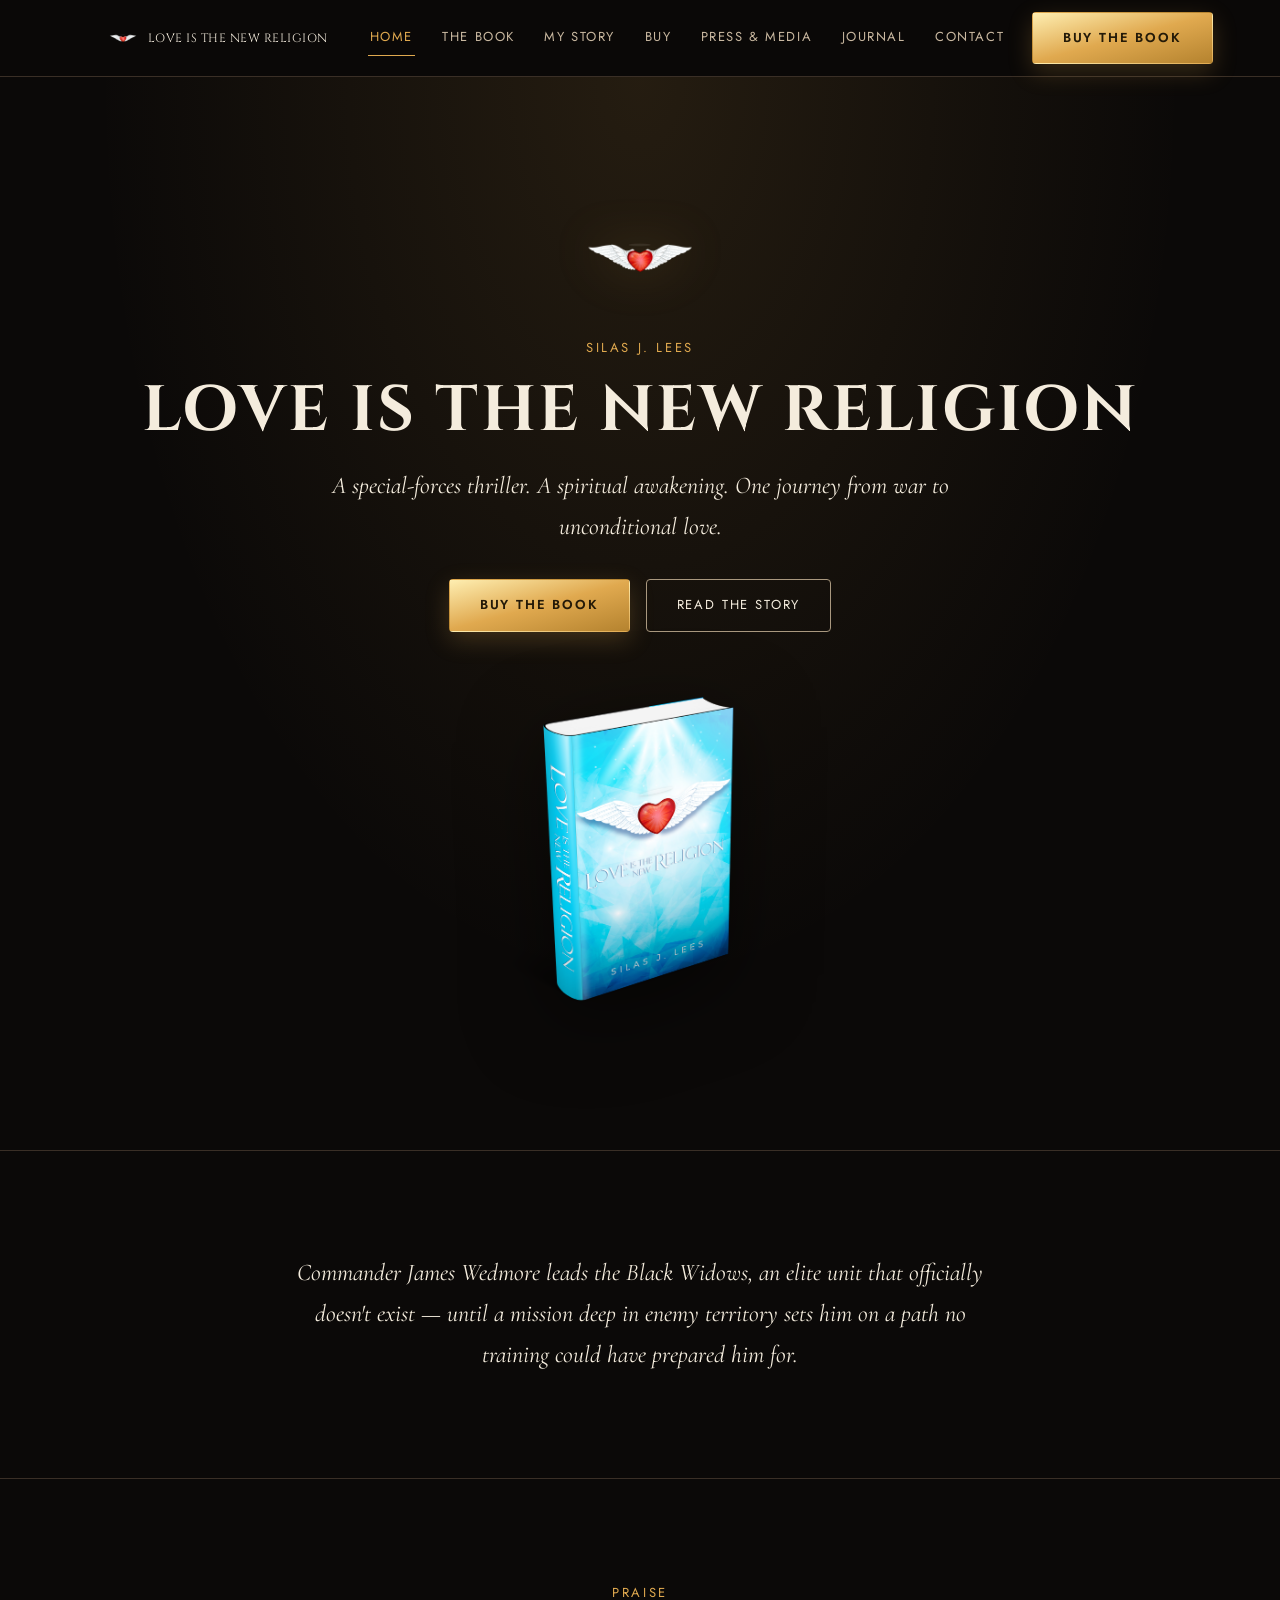
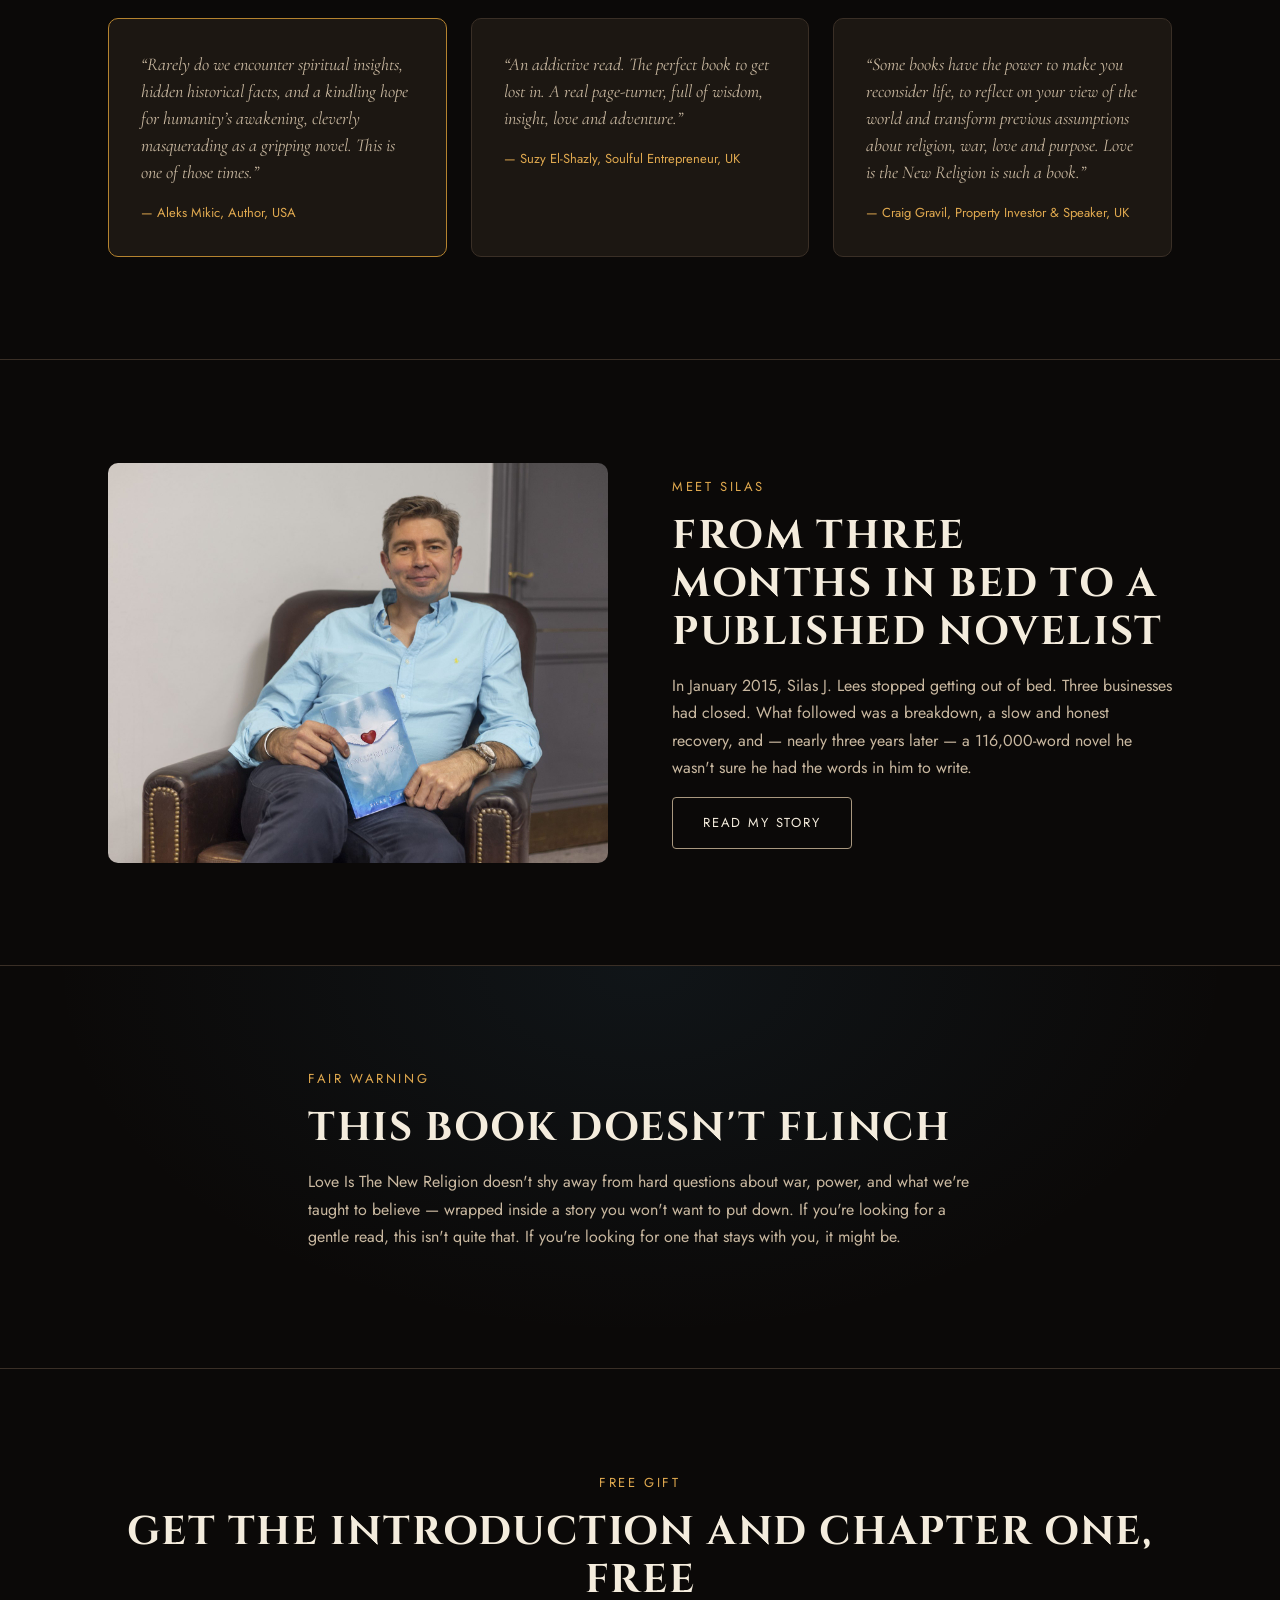
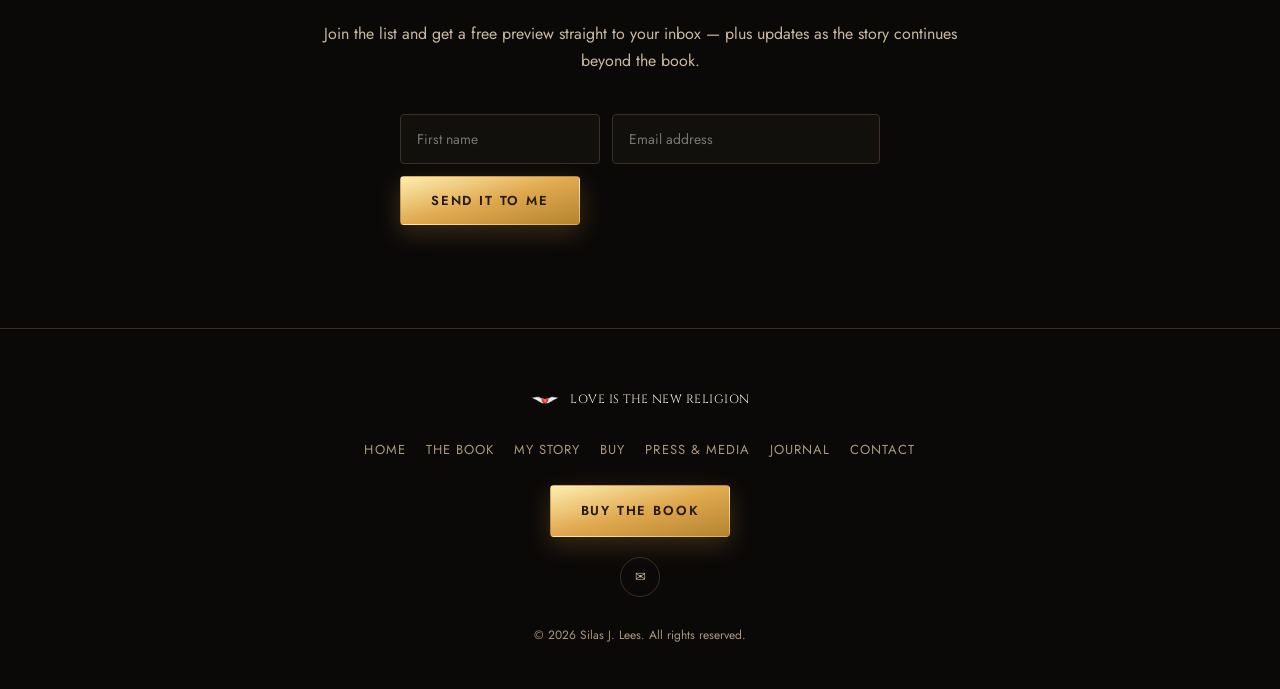
<file: index.html>
<!DOCTYPE html>
<html lang="en">
<head>
<meta charset="UTF-8">
<meta name="viewport" content="width=device-width, initial-scale=1.0">
<title>Love Is The New Religion — Silas J. Lees</title>
<meta name="description" content="A special-forces thriller. A spiritual awakening. One journey from war to unconditional love. Read the author's story and get the book.">
<link rel="icon" type="image/png" href="assets/img/logo-icon.png">
<link rel="preconnect" href="https://fonts.googleapis.com">
<link rel="preconnect" href="https://fonts.gstatic.com" crossorigin>
<link href="https://fonts.googleapis.com/css2?family=Cinzel:wght@500;600;700&family=Cormorant+Garamond:ital,wght@0,400;0,600;1,400;1,500&family=Jost:wght@400;500;600&display=swap" rel="stylesheet">
<link rel="stylesheet" href="assets/css/style.css">
</head>
<body>
<header class="site-header">
  <div class="wrap">
    <a href="index.html" class="brand">
      <img src="assets/img/logo-icon.png" alt="Winged Heart emblem">
      <span class="brand-text">Love Is The New Religion</span>
    </a>
    <nav class="main-nav">
      <a href="index.html" class="active">Home</a>
      <a href="the-book.html">The Book</a>
      <a href="my-story.html">My Story</a>
      <a href="buy.html">Buy</a>
      <a href="press.html">Press & Media</a>
      <a href="journal.html">Journal</a>
      <a href="contact.html">Contact</a>
      <a href="buy.html" class="btn btn-primary nav-cta">Buy the Book</a>
    </nav>
    <button class="nav-toggle" aria-label="Toggle menu" aria-expanded="false">&#9776;</button>
  </div>
</header>


<section class="hero">
  <div class="wrap">
    <img src="assets/img/logo-icon.png" alt="Winged Heart emblem" class="hero-mark">
    <p class="eyebrow">Silas J. Lees</p>
    <h1>Love Is The New Religion</h1>
    <p class="lead">A special-forces thriller. A spiritual awakening. One journey from war to unconditional love.</p>
    <div class="hero-actions">
      <a href="buy.html" class="btn btn-primary">Buy the Book</a>
      <a href="my-story.html" class="btn btn-secondary">Read the Story</a>
    </div>
    <img src="assets/img/book-cover-3d.png" alt="Love Is The New Religion — book cover" class="hero-cover">
  </div>
</section>

<section class="section">
  <div class="wrap" style="text-align:center;max-width:800px;margin:0 auto;">
    <p class="lead" style="margin:0;">Commander James Wedmore leads the Black Widows, an elite unit that officially doesn't exist &mdash; until a mission deep in enemy territory sets him on a path no training could have prepared him for.</p>
  </div>
</section>

<section class="section">
  <div class="wrap">
    <p class="eyebrow" style="text-align:center;">Praise</p>
    <div class="grid grid-3">
      <div class="card quote-card card-gold"><p class="editorial">&ldquo;Rarely do we encounter spiritual insights, hidden historical facts, and a kindling hope for humanity&rsquo;s awakening, cleverly masquerading as a gripping novel. This is one of those times.&rdquo;</p><p class="attr">&mdash; Aleks Mikic, Author, USA</p></div>
      <div class="card quote-card"><p class="editorial">&ldquo;An addictive read. The perfect book to get lost in. A real page-turner, full of wisdom, insight, love and adventure.&rdquo;</p><p class="attr">&mdash; Suzy El-Shazly, Soulful Entrepreneur, UK</p></div>
      <div class="card quote-card"><p class="editorial">&ldquo;Some books have the power to make you reconsider life, to reflect on your view of the world and transform previous assumptions about religion, war, love and purpose. Love is the New Religion is such a book.&rdquo;</p><p class="attr">&mdash; Craig Gravil, Property Investor &amp; Speaker, UK</p></div>
    </div>
  </div>
</section>

<section class="section">
  <div class="wrap two-col">
    <div class="two-col-img">
      <img src="assets/img/author-photo-color.jpg" alt="Silas J. Lees">
    </div>
    <div>
      <p class="eyebrow">Meet Silas</p>
      <h2>From Three Months in Bed to a Published Novelist</h2>
      <p>In January 2015, Silas J. Lees stopped getting out of bed. Three businesses had closed. What followed was a breakdown, a slow and honest recovery, and &mdash; nearly three years later &mdash; a 116,000-word novel he wasn't sure he had the words in him to write.</p>
      <a href="my-story.html" class="btn btn-secondary">Read My Story</a>
    </div>
  </div>
</section>

<section class="section awakening-wash">
  <div class="wrap" style="max-width:760px;">
    <p class="eyebrow">Fair Warning</p>
    <h2>This Book Doesn't Flinch</h2>
    <p>Love Is The New Religion doesn't shy away from hard questions about war, power, and what we're taught to believe &mdash; wrapped inside a story you won't want to put down. If you're looking for a gentle read, this isn't quite that. If you're looking for one that stays with you, it might be.</p>
  </div>
</section>

<section class="section">
  <div class="wrap" style="text-align:center;">
    <p class="eyebrow">Free Gift</p>
    <h2>Get the Introduction and Chapter One, Free</h2>
    <p class="section-sub" style="margin-left:auto;margin-right:auto;">Join the list and get a free preview straight to your inbox &mdash; plus updates as the story continues beyond the book.</p>
    <div style="display:flex;justify-content:center;">
      <form action="https://gmail.us16.list-manage.com/subscribe/post?u=afba59daa10fdefef471d9d58&amp;id=3c5a6eca56&amp;f_id=003b28e1f0" method="post" id="mc-embedded-subscribe-form-home" name="mc-embedded-subscribe-form" class="signup" target="_blank" novalidate>
      <input type="text" name="FNAME" class="field" placeholder="First name" required style="max-width:160px;">
      <input type="email" name="EMAIL" class="field" placeholder="Email address" required>
      <div aria-hidden="true" style="position:absolute;left:-5000px;">
        <input type="text" name="b_afba59daa10fdefef471d9d58_3c5a6eca56" tabindex="-1" value="">
      </div>
      <button type="submit" name="subscribe" class="btn btn-primary">Send It to Me</button>
    </form>
    </div>
  </div>
</section>
<footer class="site-footer">
  <div class="wrap">
    <a href="index.html" class="brand">
      <img src="assets/img/logo-icon.png" alt="Winged Heart emblem">
      Love Is The New Religion
    </a>
    <nav class="footer-nav">
      <a href="index.html">Home</a>
      <a href="the-book.html">The Book</a>
      <a href="my-story.html">My Story</a>
      <a href="buy.html">Buy</a>
      <a href="press.html">Press & Media</a>
      <a href="journal.html">Journal</a>
      <a href="contact.html">Contact</a>
    </nav>
    <div class="footer-cta">
      <a href="buy.html" class="btn btn-primary">Buy the Book</a>
    </div>
    <div class="social-links">
      <!-- TODO: add real social links once Silas is active on any platforms -->
      <a href="mailto:love@loveisthenewreligion.com" aria-label="Email">&#9993;</a>
    </div>
    <p class="footer-meta" style="margin-top:28px;">&copy; <span id="year"></span> Silas J. Lees. All rights reserved.</p>
  </div>
</footer>
<script>document.getElementById('year').textContent = new Date().getFullYear();</script>
<script src="assets/js/main.js"></script>
</body>
</html>
</file>
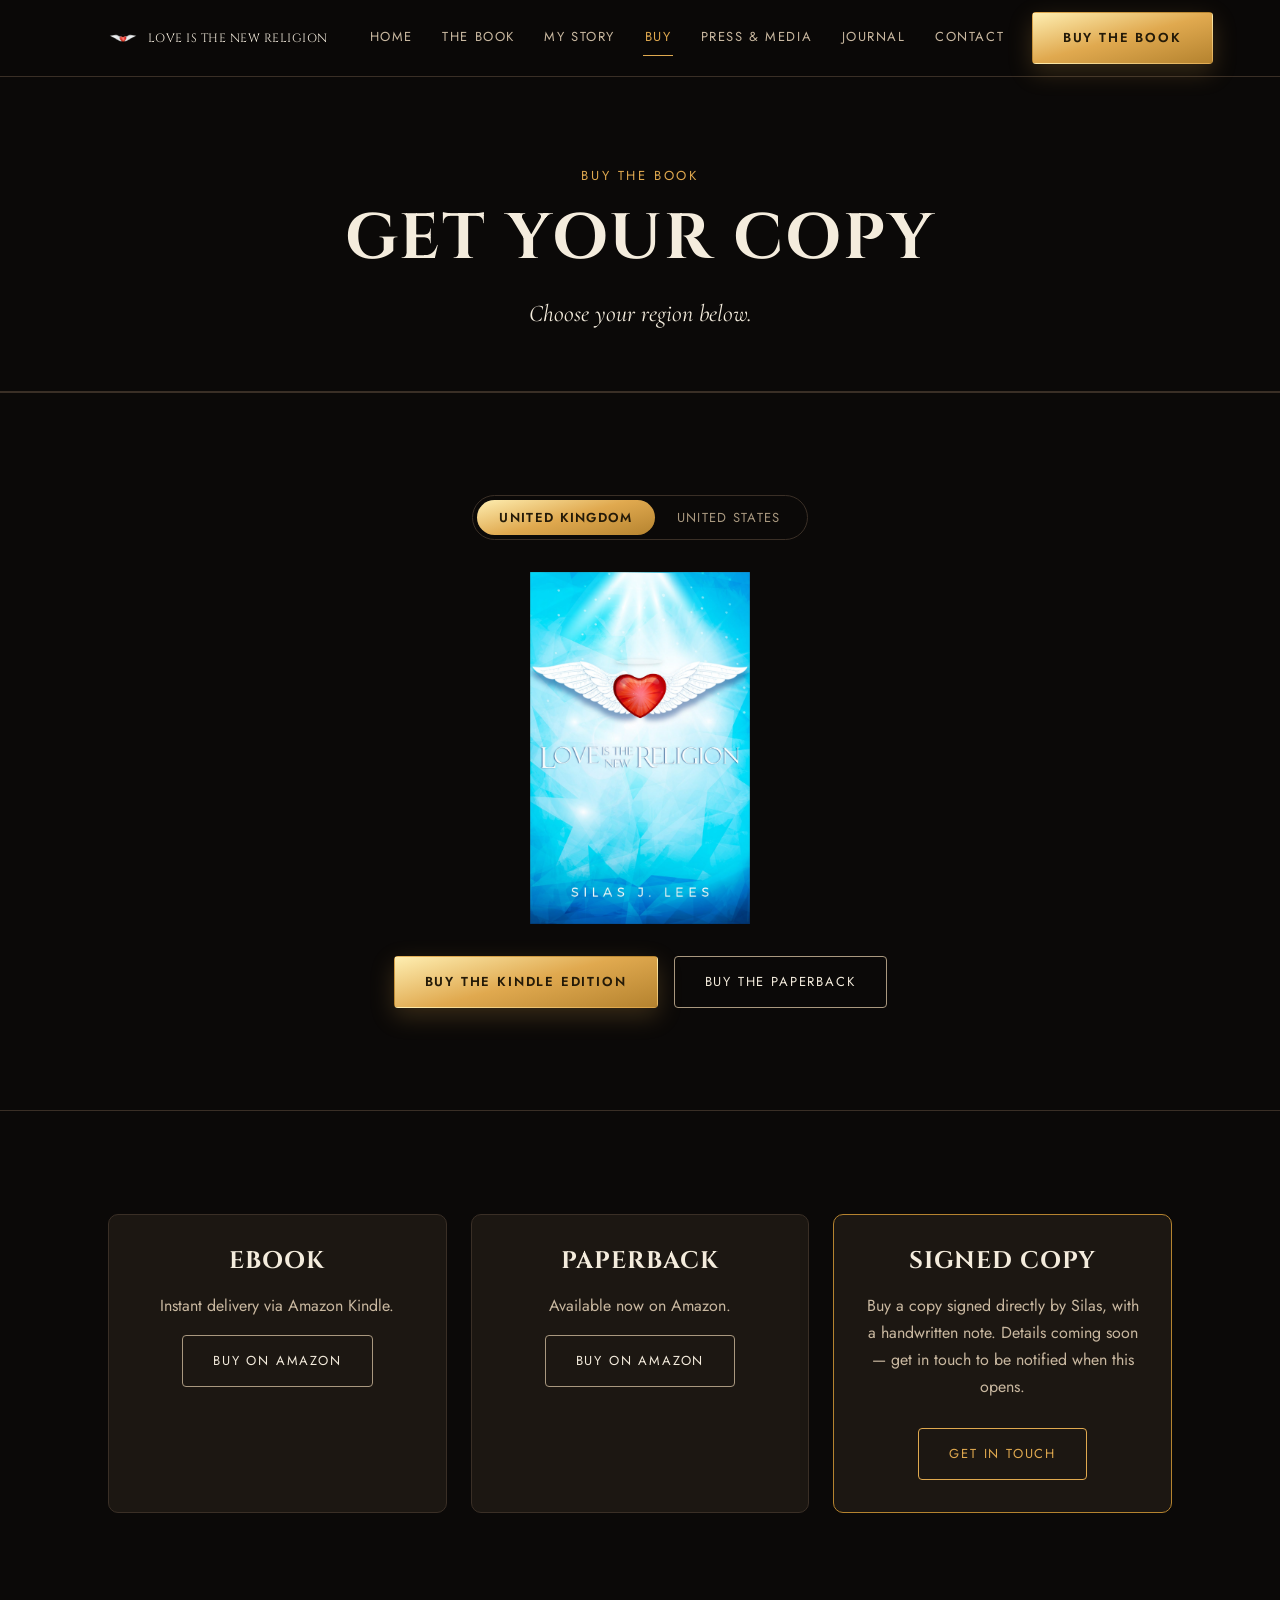
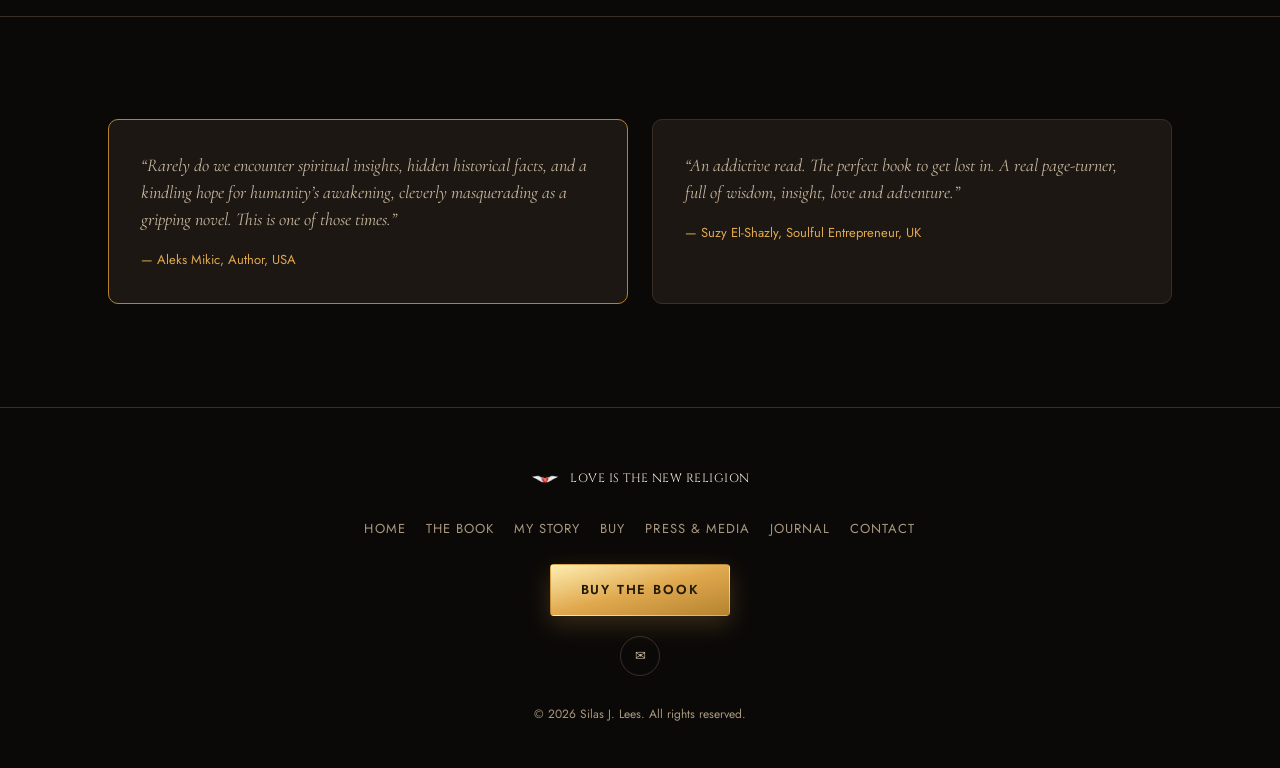
<file: buy.html>
<!DOCTYPE html>
<html lang="en">
<head>
<meta charset="UTF-8">
<meta name="viewport" content="width=device-width, initial-scale=1.0">
<title>Buy the Book — Love Is The New Religion</title>
<meta name="description" content="Buy Love Is The New Religion by Silas J. Lees on Amazon UK, with US and signed-copy options coming soon.">
<link rel="icon" type="image/png" href="assets/img/logo-icon.png">
<link rel="preconnect" href="https://fonts.googleapis.com">
<link rel="preconnect" href="https://fonts.gstatic.com" crossorigin>
<link href="https://fonts.googleapis.com/css2?family=Cinzel:wght@500;600;700&family=Cormorant+Garamond:ital,wght@0,400;0,600;1,400;1,500&family=Jost:wght@400;500;600&display=swap" rel="stylesheet">
<link rel="stylesheet" href="assets/css/style.css">
</head>
<body>
<header class="site-header">
  <div class="wrap">
    <a href="index.html" class="brand">
      <img src="assets/img/logo-icon.png" alt="Winged Heart emblem">
      <span class="brand-text">Love Is The New Religion</span>
    </a>
    <nav class="main-nav">
      <a href="index.html">Home</a>
      <a href="the-book.html">The Book</a>
      <a href="my-story.html">My Story</a>
      <a href="buy.html" class="active">Buy</a>
      <a href="press.html">Press & Media</a>
      <a href="journal.html">Journal</a>
      <a href="contact.html">Contact</a>
      <a href="buy.html" class="btn btn-primary nav-cta">Buy the Book</a>
    </nav>
    <button class="nav-toggle" aria-label="Toggle menu" aria-expanded="false">&#9776;</button>
  </div>
</header>


<section class="page-hero">
  <div class="wrap">
    <p class="eyebrow">Buy the Book</p>
    <h1>Get Your Copy</h1>
    <p class="lead">Choose your region below.</p>
  </div>
</section>

<section class="section" style="text-align:center;">
  <div class="wrap">
    <div class="region-toggle">
      <button type="button" data-region-btn="uk" class="active">United Kingdom</button>
      <button type="button" data-region-btn="us">United States</button>
    </div>

    <div data-region-panel="uk" class="region-panel active">
      <img src="assets/img/book-cover.jpg" alt="Love Is The New Religion — book cover" style="max-width:220px;margin:0 auto 32px;">
      <div style="display:flex;gap:16px;justify-content:center;flex-wrap:wrap;">
        <a href="https://www.amazon.co.uk/Love-New-Religion-Silas-Lees-ebook/dp/B07F6X97KV/ref=sr_1_1?crid=1RL3RQ3XINKK1&dib=eyJ2IjoiMSJ9.[base64].QTDKE9YtN0-BmJ2HC6zYHzxCMsoPh1SDpTKy2LMMKpQ&dib_tag=se&keywords=love+is+the+new+religion&qid=1788004193&sprefix=love+is+the+new+religion%2Caps%2C151&sr=8-1" target="_blank" rel="noopener" class="btn btn-primary">Buy the Kindle Edition</a>
        <a href="https://www.amazon.co.uk/Love-New-Religion-Silas-Lees/dp/1789263638/ref=tmm_pap_swatch_0?_encoding=UTF8&dib_tag=se&dib=eyJ2IjoiMSJ9.[base64].QTDKE9YtN0-BmJ2HC6zYHzxCMsoPh1SDpTKy2LMMKpQ&qid=1788004193&sr=8-1" target="_blank" rel="noopener" class="btn btn-secondary">Buy the Paperback</a>
      </div>
    </div>

    <div data-region-panel="us" class="region-panel">
      <img src="assets/img/book-cover.jpg" alt="Love Is The New Religion — book cover" style="max-width:220px;margin:0 auto 32px;">
      <!-- TODO: swap in the live amazon.com link once the US ASIN is confirmed -->
      <p class="btn btn-secondary" style="cursor:default;opacity:.7;">US Amazon link coming soon</p>
      <p class="form-note">US listing pending &mdash; ASIN to be confirmed. In the meantime, UK visitors and US visitors alike can use the UK link above.</p>
    </div>
  </div>
</section>

<section class="section">
  <div class="wrap">
    <div class="grid grid-3">
      <div class="card" style="text-align:center;">
        <h3>Ebook</h3>
        <p>Instant delivery via Amazon Kindle.</p>
        <a href="https://www.amazon.co.uk/Love-New-Religion-Silas-Lees-ebook/dp/B07F6X97KV/ref=sr_1_1?crid=1RL3RQ3XINKK1&dib=eyJ2IjoiMSJ9.[base64].QTDKE9YtN0-BmJ2HC6zYHzxCMsoPh1SDpTKy2LMMKpQ&dib_tag=se&keywords=love+is+the+new+religion&qid=1788004193&sprefix=love+is+the+new+religion%2Caps%2C151&sr=8-1" target="_blank" rel="noopener" class="btn btn-secondary">Buy on Amazon</a>
      </div>
      <div class="card" style="text-align:center;">
        <h3>Paperback</h3>
        <p>Available now on Amazon.</p>
        <a href="https://www.amazon.co.uk/Love-New-Religion-Silas-Lees/dp/1789263638/ref=tmm_pap_swatch_0?_encoding=UTF8&dib_tag=se&dib=eyJ2IjoiMSJ9.[base64].QTDKE9YtN0-BmJ2HC6zYHzxCMsoPh1SDpTKy2LMMKpQ&qid=1788004193&sr=8-1" target="_blank" rel="noopener" class="btn btn-secondary">Buy on Amazon</a>
      </div>
      <div class="card card-gold" style="text-align:center;">
        <h3>Signed Copy</h3>
        <!-- TODO: wire up a real fulfilment link/process for signed copies -->
        <p>Buy a copy signed directly by Silas, with a handwritten note. Details coming soon &mdash; get in touch to be notified when this opens.</p>
        <a href="contact.html" class="btn btn-ghost" style="margin-top:12px;">Get in Touch</a>
      </div>
    </div>
  </div>
</section>

<section class="section">
  <div class="wrap">
    <div class="grid grid-2">
      <div class="card quote-card card-gold"><p class="editorial">&ldquo;Rarely do we encounter spiritual insights, hidden historical facts, and a kindling hope for humanity&rsquo;s awakening, cleverly masquerading as a gripping novel. This is one of those times.&rdquo;</p><p class="attr">&mdash; Aleks Mikic, Author, USA</p></div>
      <div class="card quote-card"><p class="editorial">&ldquo;An addictive read. The perfect book to get lost in. A real page-turner, full of wisdom, insight, love and adventure.&rdquo;</p><p class="attr">&mdash; Suzy El-Shazly, Soulful Entrepreneur, UK</p></div>
    </div>
  </div>
</section>
<footer class="site-footer">
  <div class="wrap">
    <a href="index.html" class="brand">
      <img src="assets/img/logo-icon.png" alt="Winged Heart emblem">
      Love Is The New Religion
    </a>
    <nav class="footer-nav">
      <a href="index.html">Home</a>
      <a href="the-book.html">The Book</a>
      <a href="my-story.html">My Story</a>
      <a href="buy.html">Buy</a>
      <a href="press.html">Press & Media</a>
      <a href="journal.html">Journal</a>
      <a href="contact.html">Contact</a>
    </nav>
    <div class="footer-cta">
      <a href="buy.html" class="btn btn-primary">Buy the Book</a>
    </div>
    <div class="social-links">
      <!-- TODO: add real social links once Silas is active on any platforms -->
      <a href="mailto:love@loveisthenewreligion.com" aria-label="Email">&#9993;</a>
    </div>
    <p class="footer-meta" style="margin-top:28px;">&copy; <span id="year"></span> Silas J. Lees. All rights reserved.</p>
  </div>
</footer>
<script>document.getElementById('year').textContent = new Date().getFullYear();</script>
<script src="assets/js/main.js"></script>
</body>
</html>
</file>
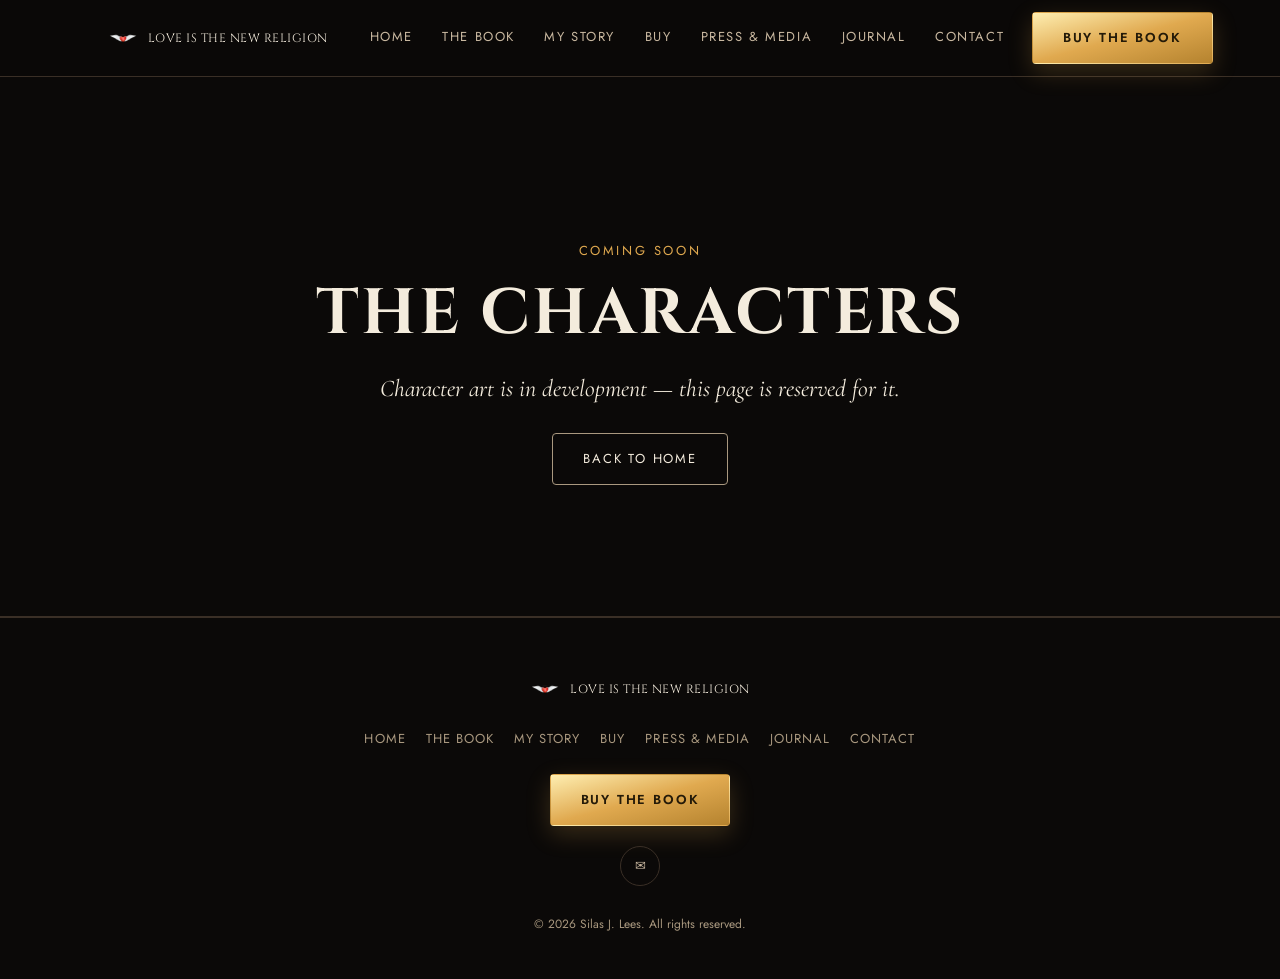
<file: characters.html>
<!DOCTYPE html>
<html lang="en">
<head>
<meta charset="UTF-8">
<meta name="viewport" content="width=device-width, initial-scale=1.0">
<title>Characters — Love Is The New Religion</title>
<meta name="description" content="Character art for Love Is The New Religion, coming soon.">
<link rel="icon" type="image/png" href="assets/img/logo-icon.png">
<link rel="preconnect" href="https://fonts.googleapis.com">
<link rel="preconnect" href="https://fonts.gstatic.com" crossorigin>
<link href="https://fonts.googleapis.com/css2?family=Cinzel:wght@500;600;700&family=Cormorant+Garamond:ital,wght@0,400;0,600;1,400;1,500&family=Jost:wght@400;500;600&display=swap" rel="stylesheet">
<link rel="stylesheet" href="assets/css/style.css">
</head>
<body>
<header class="site-header">
  <div class="wrap">
    <a href="index.html" class="brand">
      <img src="assets/img/logo-icon.png" alt="Winged Heart emblem">
      <span class="brand-text">Love Is The New Religion</span>
    </a>
    <nav class="main-nav">
      <a href="index.html">Home</a>
      <a href="the-book.html">The Book</a>
      <a href="my-story.html">My Story</a>
      <a href="buy.html">Buy</a>
      <a href="press.html">Press & Media</a>
      <a href="journal.html">Journal</a>
      <a href="contact.html">Contact</a>
      <a href="buy.html" class="btn btn-primary nav-cta">Buy the Book</a>
    </nav>
    <button class="nav-toggle" aria-label="Toggle menu" aria-expanded="false">&#9776;</button>
  </div>
</header>


<section class="page-hero" style="min-height:60vh;display:flex;align-items:center;">
  <div class="wrap">
    <p class="eyebrow">Coming Soon</p>
    <h1>The Characters</h1>
    <p class="lead">Character art is in development &mdash; this page is reserved for it.</p>
    <a href="index.html" class="btn btn-secondary" style="margin-top:24px;">Back to Home</a>
  </div>
</section>
<footer class="site-footer">
  <div class="wrap">
    <a href="index.html" class="brand">
      <img src="assets/img/logo-icon.png" alt="Winged Heart emblem">
      Love Is The New Religion
    </a>
    <nav class="footer-nav">
      <a href="index.html">Home</a>
      <a href="the-book.html">The Book</a>
      <a href="my-story.html">My Story</a>
      <a href="buy.html">Buy</a>
      <a href="press.html">Press & Media</a>
      <a href="journal.html">Journal</a>
      <a href="contact.html">Contact</a>
    </nav>
    <div class="footer-cta">
      <a href="buy.html" class="btn btn-primary">Buy the Book</a>
    </div>
    <div class="social-links">
      <!-- TODO: add real social links once Silas is active on any platforms -->
      <a href="mailto:love@loveisthenewreligion.com" aria-label="Email">&#9993;</a>
    </div>
    <p class="footer-meta" style="margin-top:28px;">&copy; <span id="year"></span> Silas J. Lees. All rights reserved.</p>
  </div>
</footer>
<script>document.getElementById('year').textContent = new Date().getFullYear();</script>
<script src="assets/js/main.js"></script>
</body>
</html>
</file>
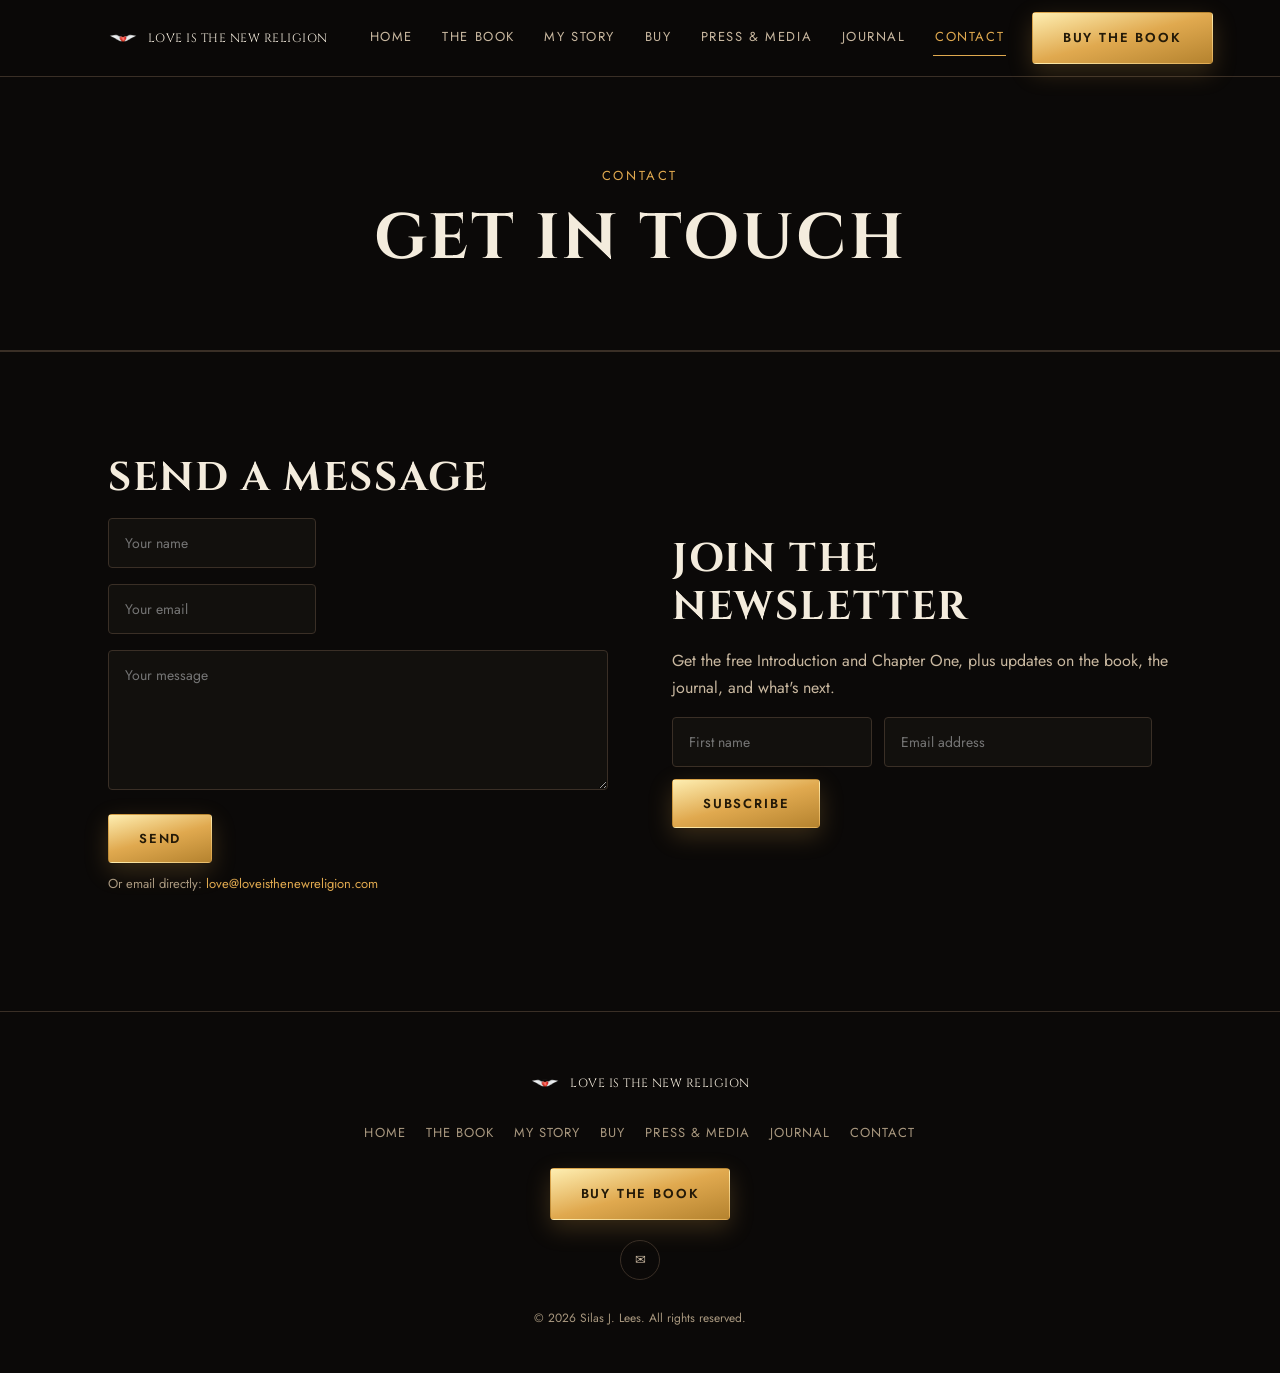
<file: contact.html>
<!DOCTYPE html>
<html lang="en">
<head>
<meta charset="UTF-8">
<meta name="viewport" content="width=device-width, initial-scale=1.0">
<title>Contact — Love Is The New Religion</title>
<meta name="description" content="Get in touch with Silas J. Lees, or join the newsletter for a free preview of Love Is The New Religion.">
<link rel="icon" type="image/png" href="assets/img/logo-icon.png">
<link rel="preconnect" href="https://fonts.googleapis.com">
<link rel="preconnect" href="https://fonts.gstatic.com" crossorigin>
<link href="https://fonts.googleapis.com/css2?family=Cinzel:wght@500;600;700&family=Cormorant+Garamond:ital,wght@0,400;0,600;1,400;1,500&family=Jost:wght@400;500;600&display=swap" rel="stylesheet">
<link rel="stylesheet" href="assets/css/style.css">
</head>
<body>
<header class="site-header">
  <div class="wrap">
    <a href="index.html" class="brand">
      <img src="assets/img/logo-icon.png" alt="Winged Heart emblem">
      <span class="brand-text">Love Is The New Religion</span>
    </a>
    <nav class="main-nav">
      <a href="index.html">Home</a>
      <a href="the-book.html">The Book</a>
      <a href="my-story.html">My Story</a>
      <a href="buy.html">Buy</a>
      <a href="press.html">Press & Media</a>
      <a href="journal.html">Journal</a>
      <a href="contact.html" class="active">Contact</a>
      <a href="buy.html" class="btn btn-primary nav-cta">Buy the Book</a>
    </nav>
    <button class="nav-toggle" aria-label="Toggle menu" aria-expanded="false">&#9776;</button>
  </div>
</header>


<section class="page-hero">
  <div class="wrap">
    <p class="eyebrow">Contact</p>
    <h1>Get in Touch</h1>
  </div>
</section>

<section class="section">
  <div class="wrap two-col">
    <div>
      <h2>Send a Message</h2>
      <form data-signup>
        <div class="form-row"><input class="field" type="text" name="name" placeholder="Your name" required></div>
        <div class="form-row"><input class="field" type="email" name="email" placeholder="Your email" required></div>
        <div class="form-row"><textarea class="field" name="message" placeholder="Your message" required></textarea></div>
        <button type="submit" class="btn btn-primary">Send</button>
        <p class="form-success">Thank you &mdash; your message has been sent.</p>
      </form>
      <p class="form-note">Or email directly: <a href="mailto:love@loveisthenewreligion.com" style="color:var(--gold-400);">love@loveisthenewreligion.com</a></p>
    </div>
    <div>
      <h2>Join the Newsletter</h2>
      <p>Get the free Introduction and Chapter One, plus updates on the book, the journal, and what's next.</p>
      <form action="https://gmail.us16.list-manage.com/subscribe/post?u=afba59daa10fdefef471d9d58&amp;id=3c5a6eca56&amp;f_id=003b28e1f0" method="post" id="mc-embedded-subscribe-form-contact" name="mc-embedded-subscribe-form" class="signup" target="_blank" novalidate>
      <input type="text" name="FNAME" class="field" placeholder="First name" required style="max-width:160px;">
      <input type="email" name="EMAIL" class="field" placeholder="Email address" required>
      <div aria-hidden="true" style="position:absolute;left:-5000px;">
        <input type="text" name="b_afba59daa10fdefef471d9d58_3c5a6eca56" tabindex="-1" value="">
      </div>
      <button type="submit" name="subscribe" class="btn btn-primary">Subscribe</button>
    </form>
    </div>
  </div>
</section>
<footer class="site-footer">
  <div class="wrap">
    <a href="index.html" class="brand">
      <img src="assets/img/logo-icon.png" alt="Winged Heart emblem">
      Love Is The New Religion
    </a>
    <nav class="footer-nav">
      <a href="index.html">Home</a>
      <a href="the-book.html">The Book</a>
      <a href="my-story.html">My Story</a>
      <a href="buy.html">Buy</a>
      <a href="press.html">Press & Media</a>
      <a href="journal.html">Journal</a>
      <a href="contact.html">Contact</a>
    </nav>
    <div class="footer-cta">
      <a href="buy.html" class="btn btn-primary">Buy the Book</a>
    </div>
    <div class="social-links">
      <!-- TODO: add real social links once Silas is active on any platforms -->
      <a href="mailto:love@loveisthenewreligion.com" aria-label="Email">&#9993;</a>
    </div>
    <p class="footer-meta" style="margin-top:28px;">&copy; <span id="year"></span> Silas J. Lees. All rights reserved.</p>
  </div>
</footer>
<script>document.getElementById('year').textContent = new Date().getFullYear();</script>
<script src="assets/js/main.js"></script>
</body>
</html>
</file>
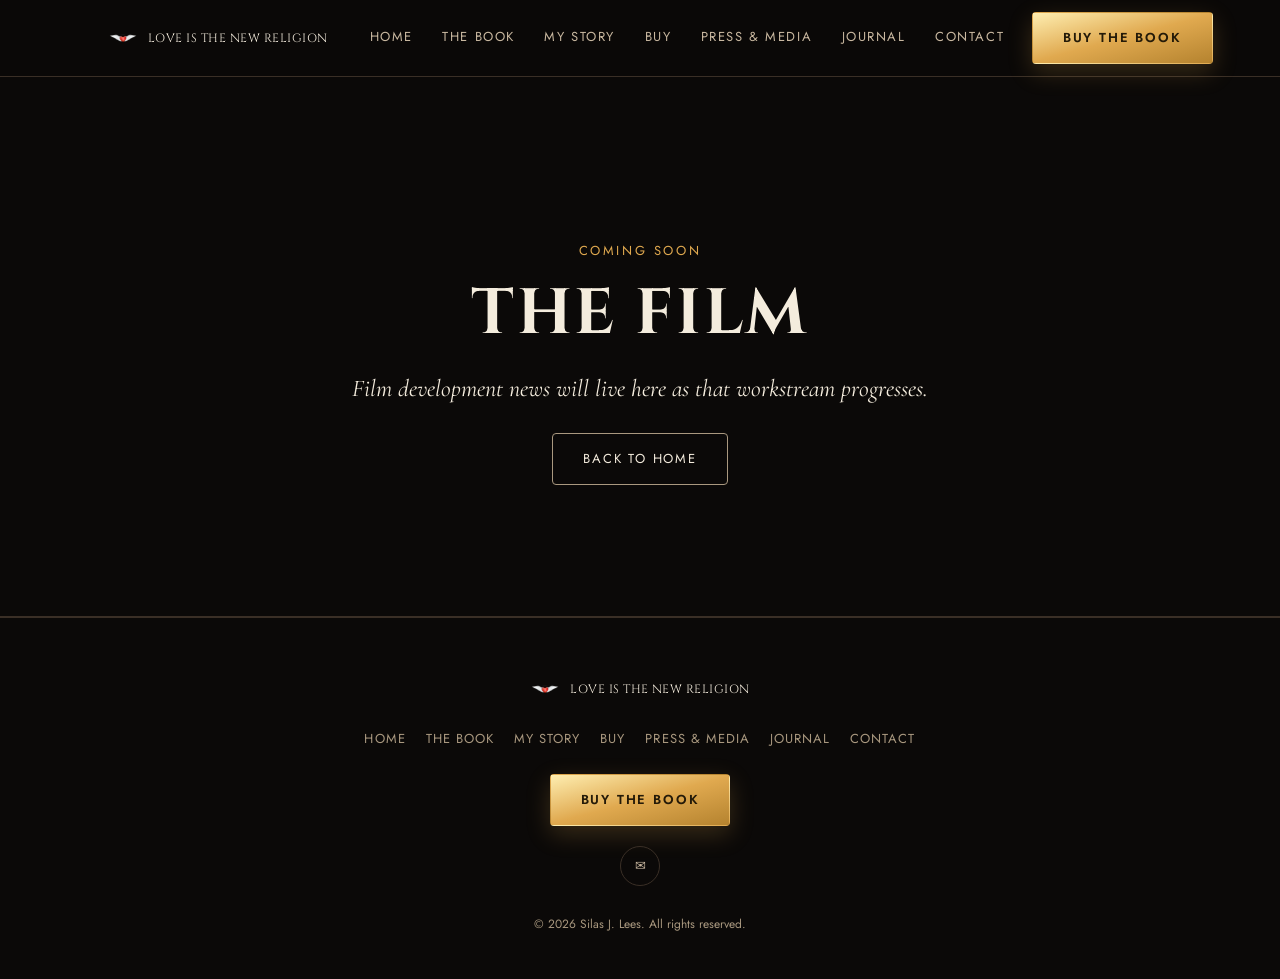
<file: film.html>
<!DOCTYPE html>
<html lang="en">
<head>
<meta charset="UTF-8">
<meta name="viewport" content="width=device-width, initial-scale=1.0">
<title>Film — Love Is The New Religion</title>
<meta name="description" content="Film development news for Love Is The New Religion, coming soon.">
<link rel="icon" type="image/png" href="assets/img/logo-icon.png">
<link rel="preconnect" href="https://fonts.googleapis.com">
<link rel="preconnect" href="https://fonts.gstatic.com" crossorigin>
<link href="https://fonts.googleapis.com/css2?family=Cinzel:wght@500;600;700&family=Cormorant+Garamond:ital,wght@0,400;0,600;1,400;1,500&family=Jost:wght@400;500;600&display=swap" rel="stylesheet">
<link rel="stylesheet" href="assets/css/style.css">
</head>
<body>
<header class="site-header">
  <div class="wrap">
    <a href="index.html" class="brand">
      <img src="assets/img/logo-icon.png" alt="Winged Heart emblem">
      <span class="brand-text">Love Is The New Religion</span>
    </a>
    <nav class="main-nav">
      <a href="index.html">Home</a>
      <a href="the-book.html">The Book</a>
      <a href="my-story.html">My Story</a>
      <a href="buy.html">Buy</a>
      <a href="press.html">Press & Media</a>
      <a href="journal.html">Journal</a>
      <a href="contact.html">Contact</a>
      <a href="buy.html" class="btn btn-primary nav-cta">Buy the Book</a>
    </nav>
    <button class="nav-toggle" aria-label="Toggle menu" aria-expanded="false">&#9776;</button>
  </div>
</header>


<section class="page-hero" style="min-height:60vh;display:flex;align-items:center;">
  <div class="wrap">
    <p class="eyebrow">Coming Soon</p>
    <h1>The Film</h1>
    <p class="lead">Film development news will live here as that workstream progresses.</p>
    <a href="index.html" class="btn btn-secondary" style="margin-top:24px;">Back to Home</a>
  </div>
</section>
<footer class="site-footer">
  <div class="wrap">
    <a href="index.html" class="brand">
      <img src="assets/img/logo-icon.png" alt="Winged Heart emblem">
      Love Is The New Religion
    </a>
    <nav class="footer-nav">
      <a href="index.html">Home</a>
      <a href="the-book.html">The Book</a>
      <a href="my-story.html">My Story</a>
      <a href="buy.html">Buy</a>
      <a href="press.html">Press & Media</a>
      <a href="journal.html">Journal</a>
      <a href="contact.html">Contact</a>
    </nav>
    <div class="footer-cta">
      <a href="buy.html" class="btn btn-primary">Buy the Book</a>
    </div>
    <div class="social-links">
      <!-- TODO: add real social links once Silas is active on any platforms -->
      <a href="mailto:love@loveisthenewreligion.com" aria-label="Email">&#9993;</a>
    </div>
    <p class="footer-meta" style="margin-top:28px;">&copy; <span id="year"></span> Silas J. Lees. All rights reserved.</p>
  </div>
</footer>
<script>document.getElementById('year').textContent = new Date().getFullYear();</script>
<script src="assets/js/main.js"></script>
</body>
</html>
</file>
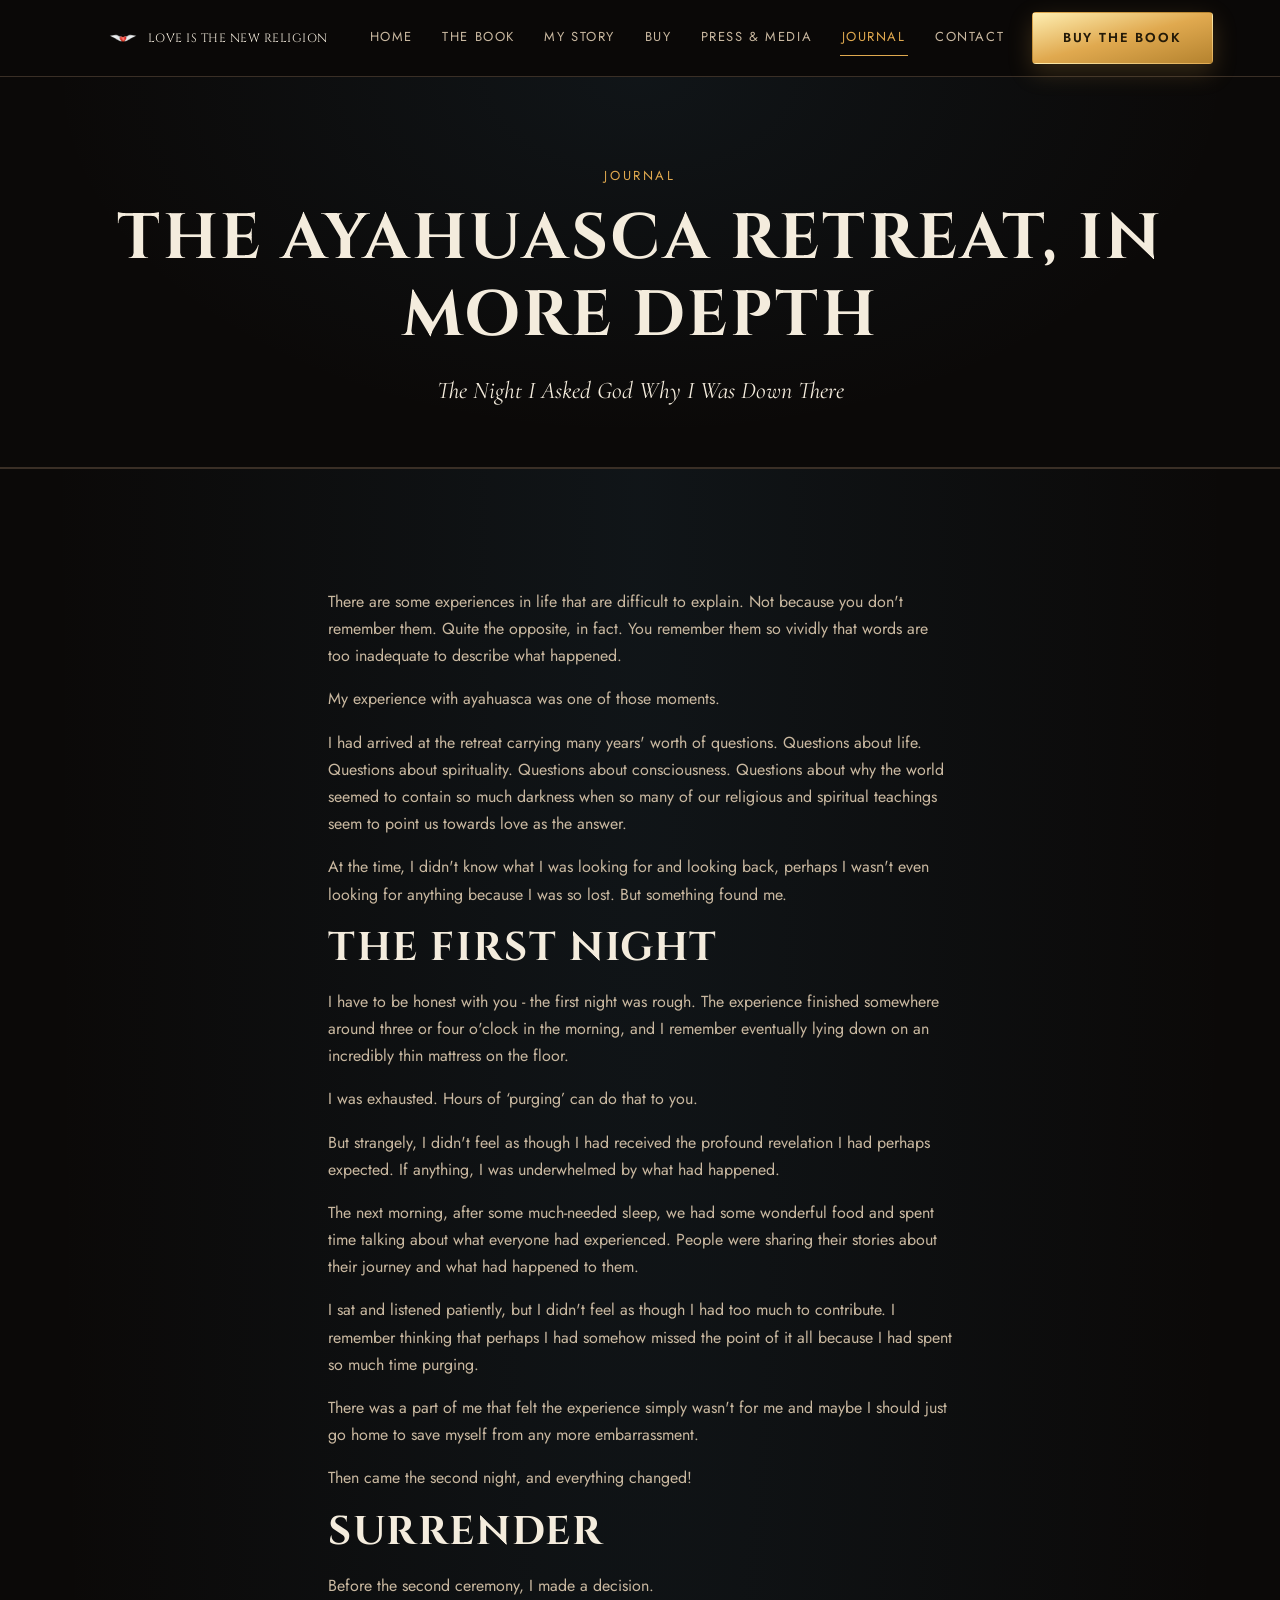
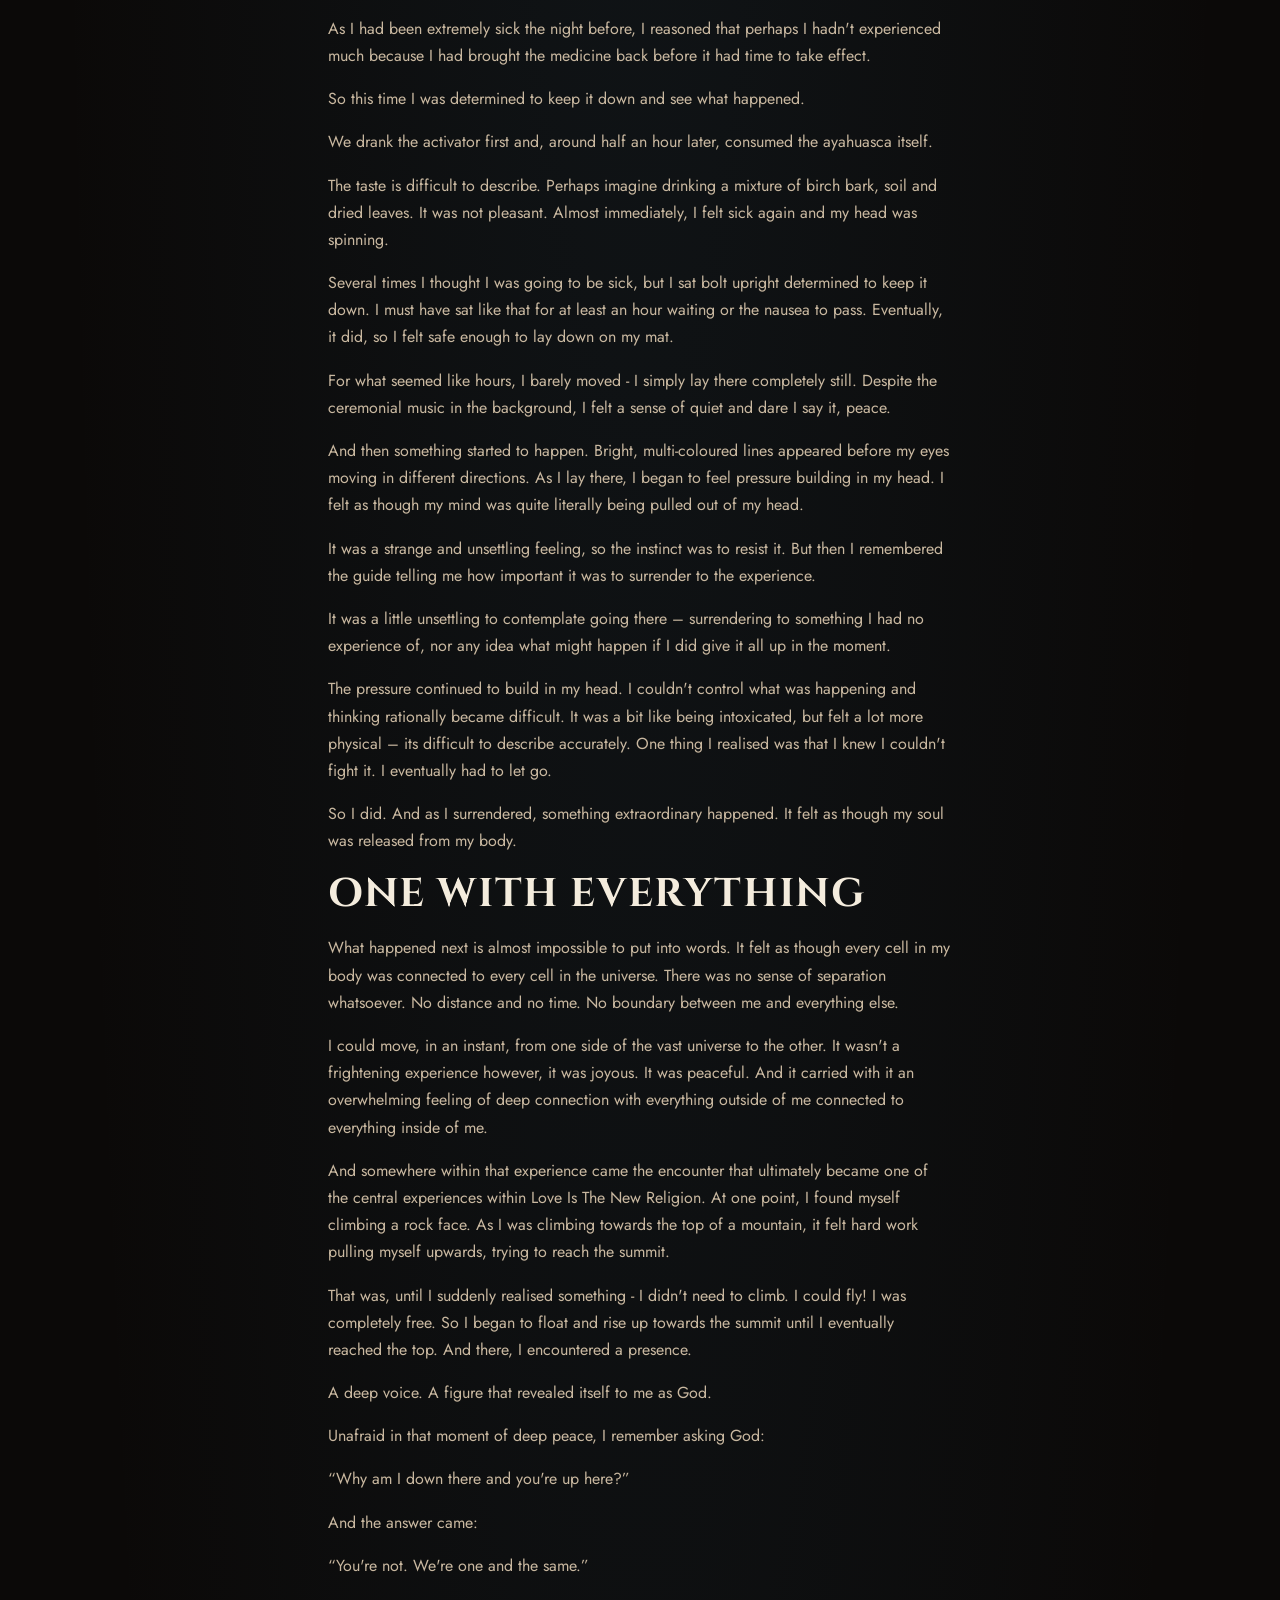
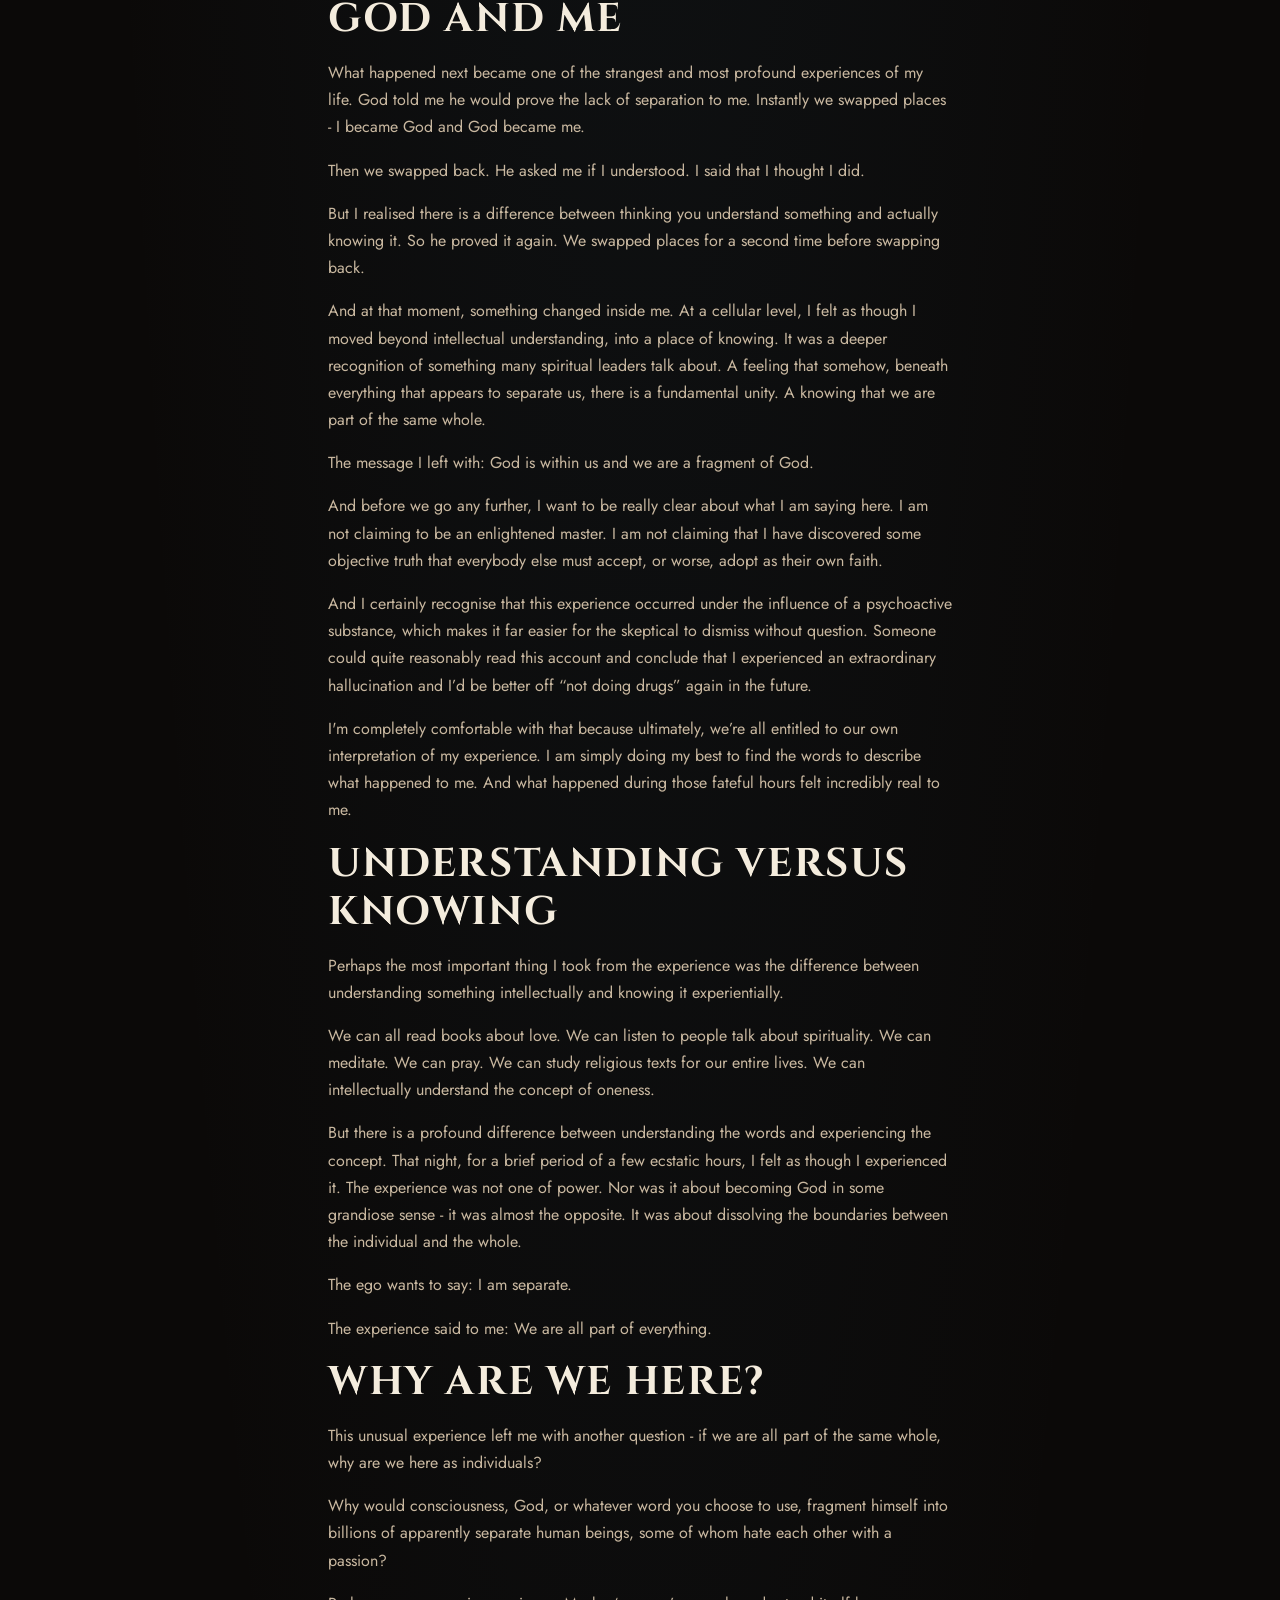
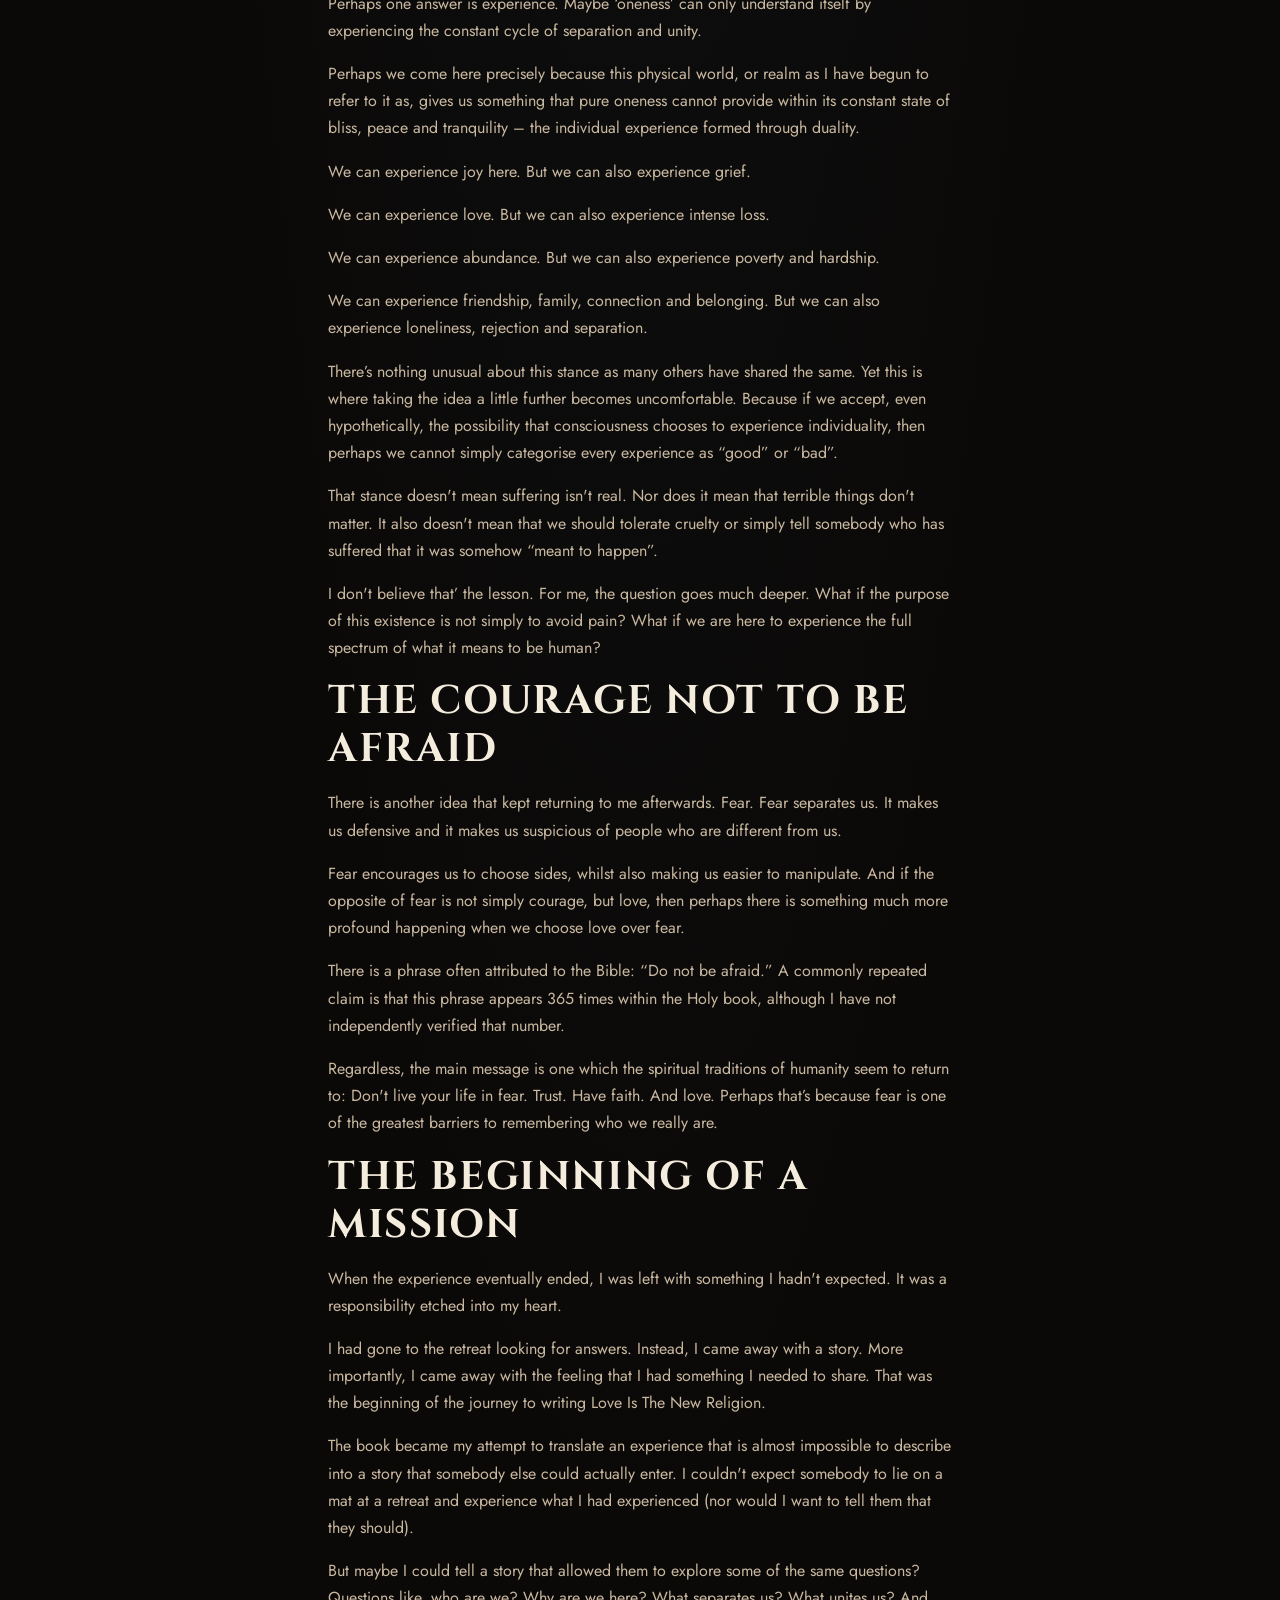
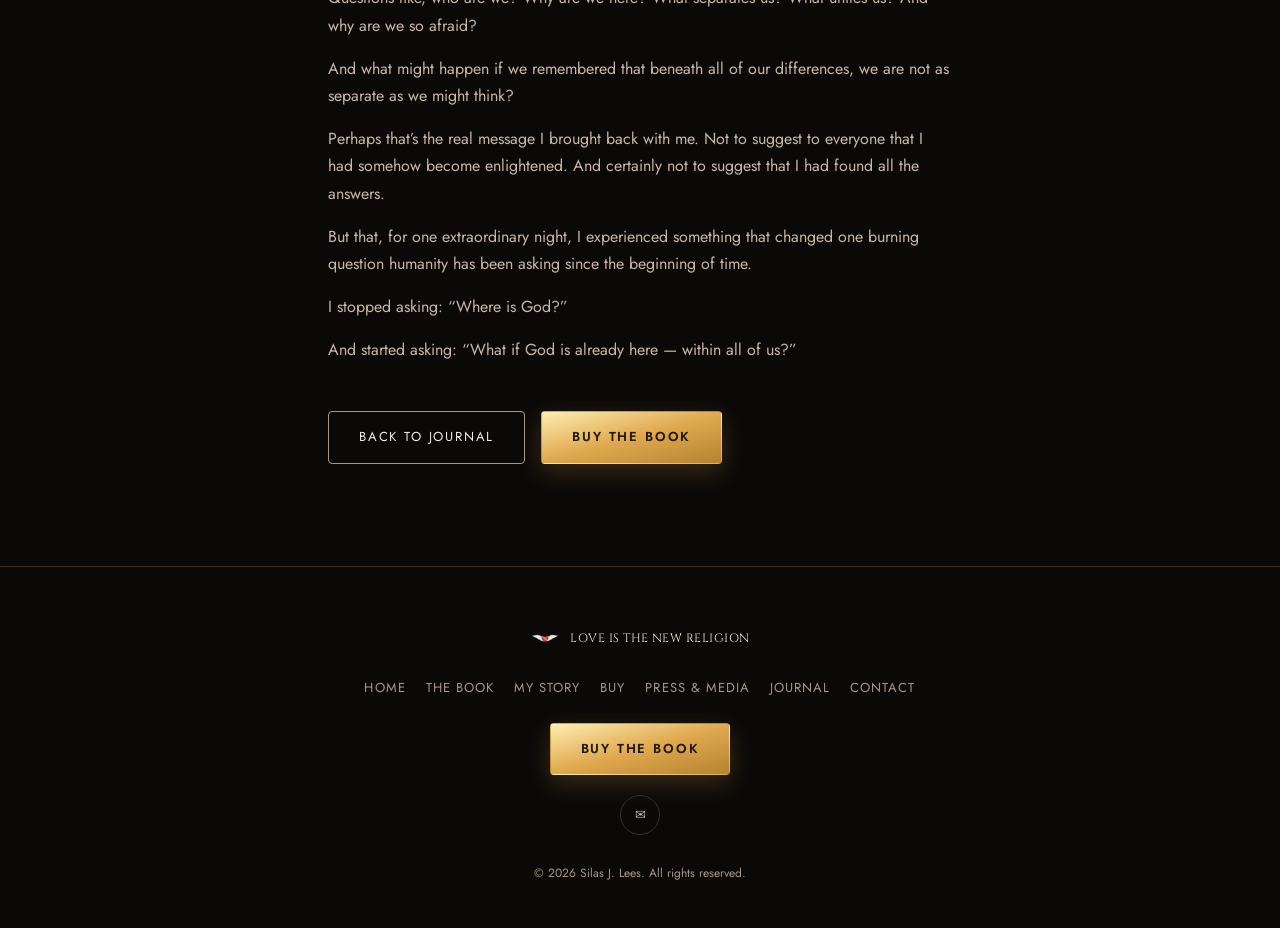
<file: journal-ayahuasca-in-depth.html>
<!DOCTYPE html>
<html lang="en">
<head>
<meta charset="UTF-8">
<meta name="viewport" content="width=device-width, initial-scale=1.0">
<title>The Ayahuasca Retreat, in More Depth — Journal — Love Is The New Religion</title>
<meta name="description" content="A longer, more personal account than the version on the My Story page.">
<link rel="icon" type="image/png" href="assets/img/logo-icon.png">
<link rel="preconnect" href="https://fonts.googleapis.com">
<link rel="preconnect" href="https://fonts.gstatic.com" crossorigin>
<link href="https://fonts.googleapis.com/css2?family=Cinzel:wght@500;600;700&family=Cormorant+Garamond:ital,wght@0,400;0,600;1,400;1,500&family=Jost:wght@400;500;600&display=swap" rel="stylesheet">
<link rel="stylesheet" href="assets/css/style.css">
</head>
<body>
<header class="site-header">
  <div class="wrap">
    <a href="index.html" class="brand">
      <img src="assets/img/logo-icon.png" alt="Winged Heart emblem">
      <span class="brand-text">Love Is The New Religion</span>
    </a>
    <nav class="main-nav">
      <a href="index.html">Home</a>
      <a href="the-book.html">The Book</a>
      <a href="my-story.html">My Story</a>
      <a href="buy.html">Buy</a>
      <a href="press.html">Press & Media</a>
      <a href="journal.html" class="active">Journal</a>
      <a href="contact.html">Contact</a>
      <a href="buy.html" class="btn btn-primary nav-cta">Buy the Book</a>
    </nav>
    <button class="nav-toggle" aria-label="Toggle menu" aria-expanded="false">&#9776;</button>
  </div>
</header>


<section class="page-hero awakening-wash">
  <div class="wrap">
    <p class="eyebrow">Journal</p>
    <h1>The Ayahuasca Retreat, in More Depth</h1>
    <p class="lead">The Night I Asked God Why I Was Down There</p>
  </div>
</section>

<section class="section awakening-wash">
  <div class="wrap" style="max-width:720px;margin:0 auto;">
    <p>There are some experiences in life that are difficult to explain. Not because you don't remember them. Quite the opposite, in fact. You remember them so vividly that words are too inadequate to describe what happened.</p>
    <p>My experience with ayahuasca was one of those moments.</p>
    <p>I had arrived at the retreat carrying many years' worth of questions. Questions about life. Questions about spirituality. Questions about consciousness. Questions about why the world seemed to contain so much darkness when so many of our religious and spiritual teachings seem to point us towards love as the answer.</p>
    <p>At the time, I didn't know what I was looking for and looking back, perhaps I wasn't even looking for anything because I was so lost. But something found me.</p>
    <h2>The first night</h2>
    <p>I have to be honest with you - the first night was rough. The experience finished somewhere around three or four o'clock in the morning, and I remember eventually lying down on an incredibly thin mattress on the floor.</p>
    <p>I was exhausted. Hours of ‘purging’ can do that to you.</p>
    <p>But strangely, I didn't feel as though I had received the profound revelation I had perhaps expected. If anything, I was underwhelmed by what had happened.</p>
    <p>The next morning, after some much-needed sleep, we had some wonderful food and spent time talking about what everyone had experienced. People were sharing their stories about their journey and what had happened to them.</p>
    <p>I sat and listened patiently, but I didn't feel as though I had too much to contribute. I remember thinking that perhaps I had somehow missed the point of it all because I had spent so much time purging.</p>
    <p>There was a part of me that felt the experience simply wasn't for me and maybe I should just go home to save myself from any more embarrassment.</p>
    <p>Then came the second night, and everything changed!</p>
    <h2>Surrender</h2>
    <p>Before the second ceremony, I made a decision.</p>
    <p>As I had been extremely sick the night before, I reasoned that perhaps I hadn't experienced much because I had brought the medicine back before it had time to take effect.</p>
    <p>So this time I was determined to keep it down and see what happened.</p>
    <p>We drank the activator first and, around half an hour later, consumed the ayahuasca itself.</p>
    <p>The taste is difficult to describe. Perhaps imagine drinking a mixture of birch bark, soil and dried leaves. It was not pleasant. Almost immediately, I felt sick again and my head was spinning.</p>
    <p>Several times I thought I was going to be sick, but I sat bolt upright determined to keep it down. I must have sat like that for at least an hour waiting or the nausea to pass. Eventually, it did, so I felt safe enough to lay down on my mat.</p>
    <p>For what seemed like hours, I barely moved - I simply lay there completely still. Despite the ceremonial music in the background, I felt a sense of quiet and dare I say it, peace.</p>
    <p>And then something started to happen. Bright, multi-coloured lines appeared before my eyes moving in different directions. As I lay there, I began to feel pressure building in my head. I felt as though my mind was quite literally being pulled out of my head.</p>
    <p>It was a strange and unsettling feeling, so the instinct was to resist it. But then I remembered the guide telling me how important it was to surrender to the experience.</p>
    <p>It was a little unsettling to contemplate going there – surrendering to something I had no experience of, nor any idea what might happen if I did give it all up in the moment.</p>
    <p>The pressure continued to build in my head. I couldn't control what was happening and thinking rationally became difficult. It was a bit like being intoxicated, but felt a lot more physical – its difficult to describe accurately. One thing I realised was that I knew I couldn't fight it. I eventually had to let go.</p>
    <p>So I did. And as I surrendered, something extraordinary happened. It felt as though my soul was released from my body.</p>
    <h2>One with everything</h2>
    <p>What happened next is almost impossible to put into words. It felt as though every cell in my body was connected to every cell in the universe. There was no sense of separation whatsoever. No distance and no time. No boundary between me and everything else.</p>
    <p>I could move, in an instant, from one side of the vast universe to the other. It wasn't a frightening experience however, it was joyous. It was peaceful. And it carried with it an overwhelming feeling of deep connection with everything outside of me connected to everything inside of me.</p>
    <p>And somewhere within that experience came the encounter that ultimately became one of the central experiences within Love Is The New Religion. At one point, I found myself climbing a rock face. As I was climbing towards the top of a mountain, it felt hard work pulling myself upwards, trying to reach the summit.</p>
    <p>That was, until I suddenly realised something - I didn't need to climb. I could fly! I was completely free. So I began to float and rise up towards the summit until I eventually reached the top. And there, I encountered a presence.</p>
    <p>A deep voice. A figure that revealed itself to me as God.</p>
    <p>Unafraid in that moment of deep peace, I remember asking God:</p>
    <p>“Why am I down there and you're up here?”</p>
    <p>And the answer came:</p>
    <p>“You're not. We're one and the same.”</p>
    <h2>God and me</h2>
    <p>What happened next became one of the strangest and most profound experiences of my life. God told me he would prove the lack of separation to me. Instantly we swapped places - I became God and God became me.</p>
    <p>Then we swapped back. He asked me if I understood. I said that I thought I did.</p>
    <p>But I realised there is a difference between thinking you understand something and actually knowing it. So he proved it again. We swapped places for a second time before swapping back.</p>
    <p>And at that moment, something changed inside me. At a cellular level, I felt as though I moved beyond intellectual understanding, into a place of knowing. It was a deeper recognition of something many spiritual leaders talk about. A feeling that somehow, beneath everything that appears to separate us, there is a fundamental unity. A knowing that we are part of the same whole.</p>
    <p>The message I left with: God is within us and we are a fragment of God.</p>
    <p>And before we go any further, I want to be really clear about what I am saying here. I am not claiming to be an enlightened master. I am not claiming that I have discovered some objective truth that everybody else must accept, or worse, adopt as their own faith.</p>
    <p>And I certainly recognise that this experience occurred under the influence of a psychoactive substance, which makes it far easier for the skeptical to dismiss without question. Someone could quite reasonably read this account and conclude that I experienced an extraordinary hallucination and I’d be better off “not doing drugs” again in the future.</p>
    <p>I'm completely comfortable with that because ultimately, we’re all entitled to our own interpretation of my experience. I am simply doing my best to find the words to describe what happened to me. And what happened during those fateful hours felt incredibly real  to me.</p>
    <h2>Understanding versus knowing</h2>
    <p>Perhaps the most important thing I took from the experience was the difference between understanding something intellectually and knowing it experientially.</p>
    <p>We can all read books about love. We can listen to people talk about spirituality. We can meditate. We can pray. We can study religious texts for our entire lives. We can intellectually understand the concept of oneness.</p>
    <p>But there is a profound difference between understanding the words and experiencing the concept. That night, for a brief period of a few ecstatic hours, I felt as though I experienced it. The experience was not one of power. Nor was it about becoming God in some grandiose sense - it was almost the opposite. It was about dissolving the boundaries between the individual and the whole.</p>
    <p>The ego wants to say: I am separate.</p>
    <p>The experience said to me: We are all part of everything.</p>
    <h2>Why are we here?</h2>
    <p>This unusual experience left me with another question - if we are all part of the same whole, why are we here as individuals?</p>
    <p>Why would consciousness, God, or whatever word you choose to use, fragment himself into billions of apparently separate human beings, some of whom hate each other with a passion?</p>
    <p>Perhaps one answer is experience. Maybe ‘oneness’ can only understand itself by experiencing the constant cycle of separation and unity.</p>
    <p>Perhaps we come here precisely because this physical world, or realm as I have begun to refer to it as, gives us something that pure oneness cannot provide within its constant state of bliss, peace and tranquility – the individual experience formed through duality.</p>
    <p>We can experience joy here. But we can also experience grief.</p>
    <p>We can experience love. But we can also experience intense loss.</p>
    <p>We can experience abundance. But we can also experience poverty and hardship.</p>
    <p>We can experience friendship, family, connection and belonging. But we can also experience loneliness, rejection and separation.</p>
    <p>There’s nothing unusual about this stance as many others have shared the same. Yet this is where taking the idea a little further becomes uncomfortable. Because if we accept, even hypothetically, the possibility that consciousness chooses to experience individuality, then perhaps we cannot simply categorise every experience as “good” or “bad”.</p>
    <p>That stance doesn't mean suffering isn't real. Nor does it mean that terrible things don't matter. It also doesn't mean that we should tolerate cruelty or simply tell somebody who has suffered that it was somehow “meant to happen”.</p>
    <p>I don't believe that’ the lesson. For me, the question goes much deeper. What if the purpose of this existence is not simply to avoid pain? What if we are here to experience the full spectrum of what it means to be human?</p>
    <h2>The courage not to be afraid</h2>
    <p>There is another idea that kept returning to me afterwards. Fear. Fear separates us. It makes us defensive and it makes us suspicious of people who are different from us.</p>
    <p>Fear encourages us to choose sides, whilst also making us easier to manipulate. And if the opposite of fear is not simply courage, but love, then perhaps there is something much more profound happening when we choose love over fear.</p>
    <p>There is a phrase often attributed to the Bible: “Do not be afraid.” A commonly repeated claim is that this phrase appears 365 times within the Holy book, although I have not independently verified that number.</p>
    <p>Regardless, the main message is one which the spiritual traditions of humanity seem to return to: Don't live your life in fear. Trust. Have faith. And love. Perhaps that’s because fear is one of the greatest barriers to remembering who we really are.</p>
    <h2>The beginning of a mission</h2>
    <p>When the experience eventually ended, I was left with something I hadn't expected. It was a responsibility etched into my heart.</p>
    <p>I had gone to the retreat looking for answers. Instead, I came away with a story. More importantly, I came away with the feeling that I had something I needed to share. That was the beginning of the journey to writing Love Is The New Religion.</p>
    <p>The book became my attempt to translate an experience that is almost impossible to describe into a story that somebody else could actually enter. I couldn't expect somebody to lie on a mat at a retreat and experience what I had experienced (nor would I want to tell them that they should).</p>
    <p>But maybe I could tell a story that allowed them to explore some of the same questions? Questions like, who are we? Why are we here? What separates us? What unites us? And why are we so afraid?</p>
    <p>And what might happen if we remembered that beneath all of our differences, we are not as separate as we might think?</p>
    <p>Perhaps that’s the real message I brought back with me. Not to suggest to everyone that I had somehow become enlightened. And certainly not to suggest that I had found all the answers.</p>
    <p>But that, for one extraordinary night, I experienced something that changed one burning question humanity has been asking since the beginning of time.</p>
    <p>I stopped asking: “Where is God?”</p>
    <p>And started asking: “What if God is already here — within all of us?”</p>
    <div style="margin-top:48px;display:flex;gap:16px;flex-wrap:wrap;">
      <a href="journal.html" class="btn btn-secondary">Back to Journal</a>
      <a href="buy.html" class="btn btn-primary">Buy the Book</a>
    </div>
  </div>
</section>
<footer class="site-footer">
  <div class="wrap">
    <a href="index.html" class="brand">
      <img src="assets/img/logo-icon.png" alt="Winged Heart emblem">
      Love Is The New Religion
    </a>
    <nav class="footer-nav">
      <a href="index.html">Home</a>
      <a href="the-book.html">The Book</a>
      <a href="my-story.html">My Story</a>
      <a href="buy.html">Buy</a>
      <a href="press.html">Press & Media</a>
      <a href="journal.html">Journal</a>
      <a href="contact.html">Contact</a>
    </nav>
    <div class="footer-cta">
      <a href="buy.html" class="btn btn-primary">Buy the Book</a>
    </div>
    <div class="social-links">
      <!-- TODO: add real social links once Silas is active on any platforms -->
      <a href="mailto:love@loveisthenewreligion.com" aria-label="Email">&#9993;</a>
    </div>
    <p class="footer-meta" style="margin-top:28px;">&copy; <span id="year"></span> Silas J. Lees. All rights reserved.</p>
  </div>
</footer>
<script>document.getElementById('year').textContent = new Date().getFullYear();</script>
<script src="assets/js/main.js"></script>
</body>
</html>
</file>
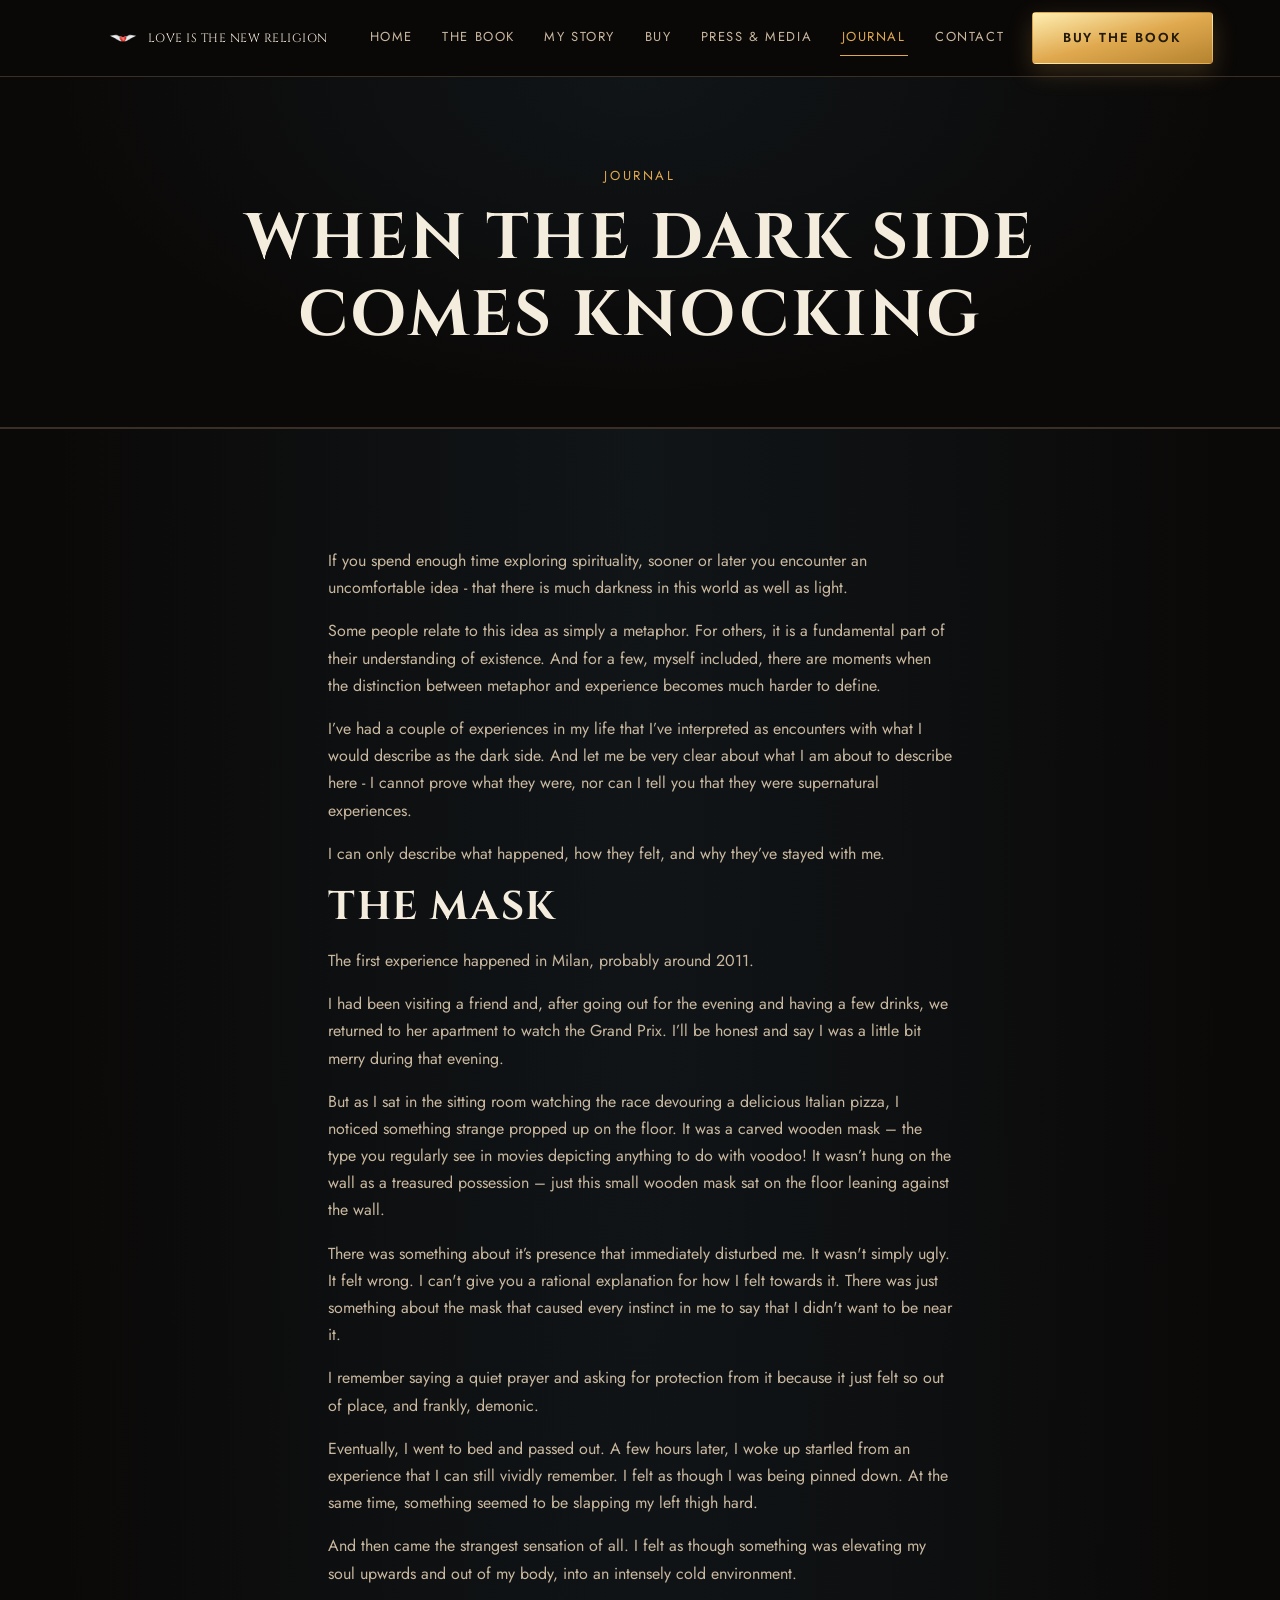
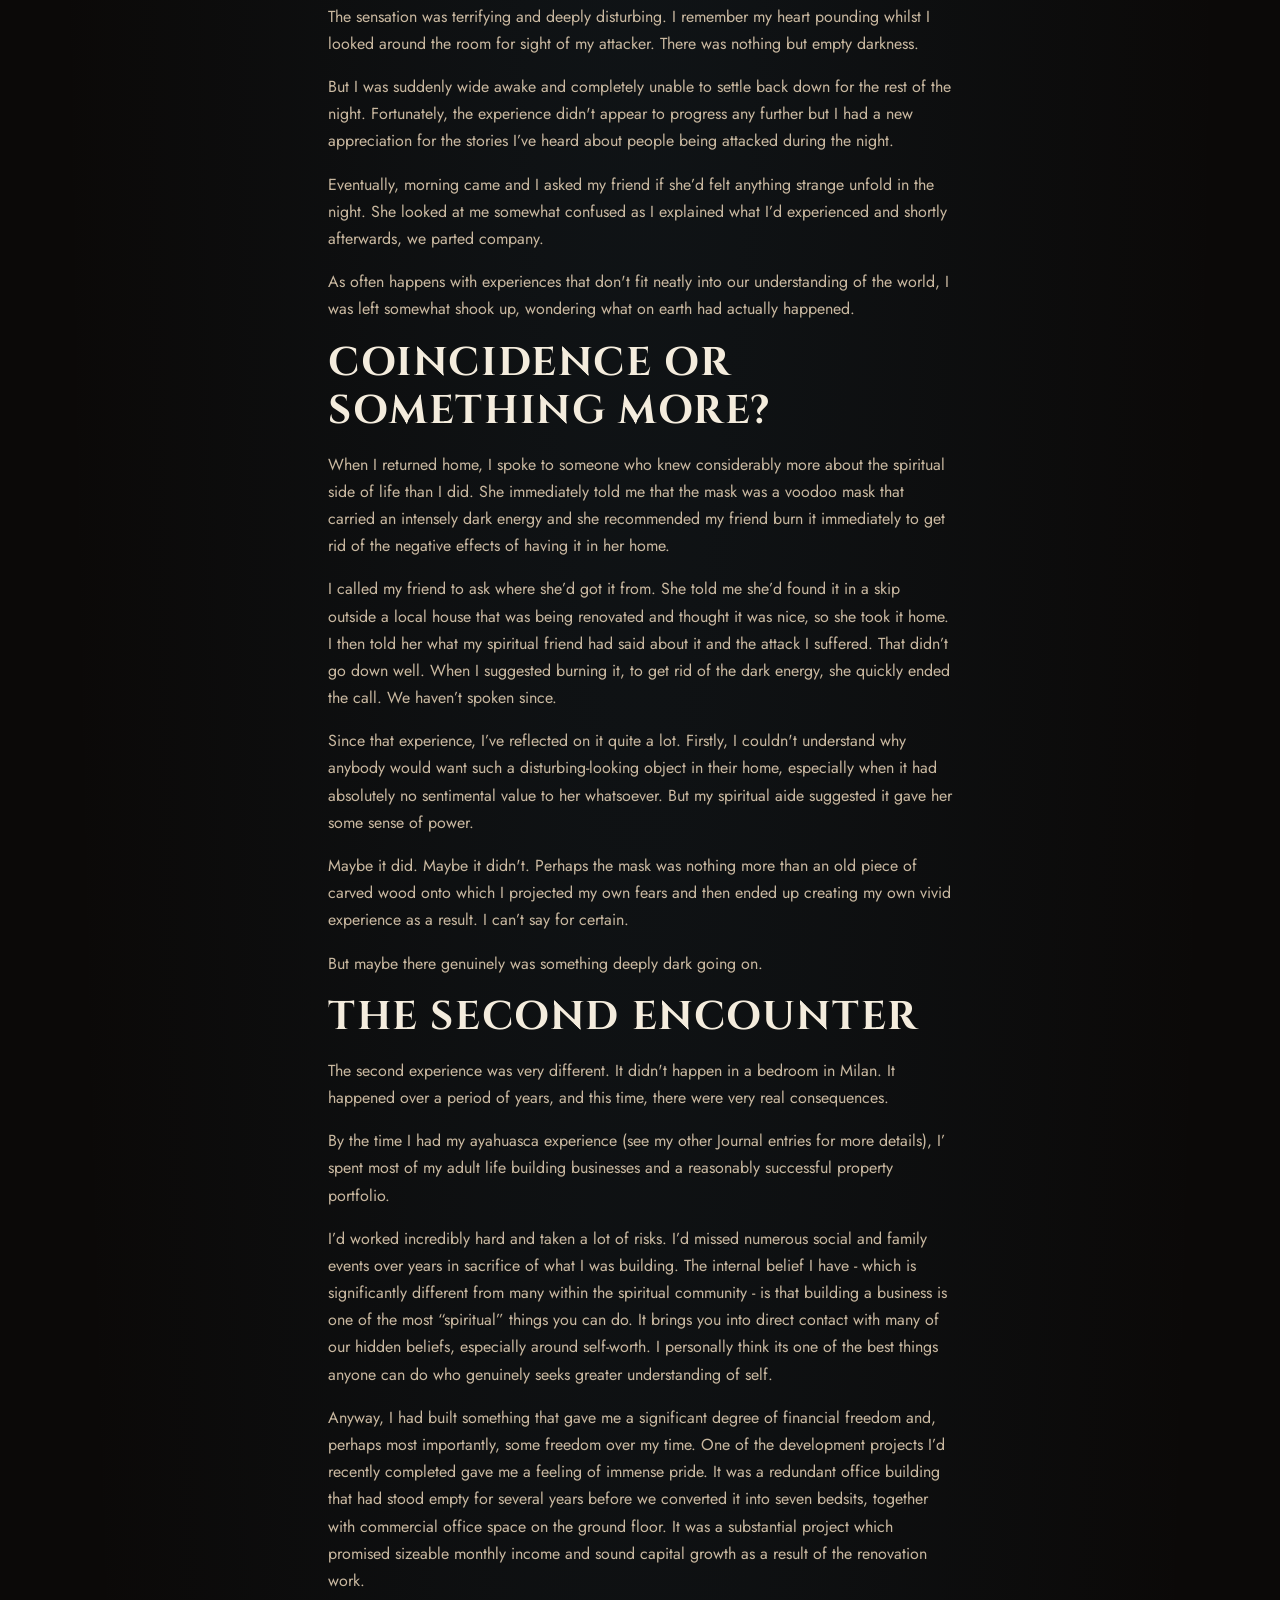
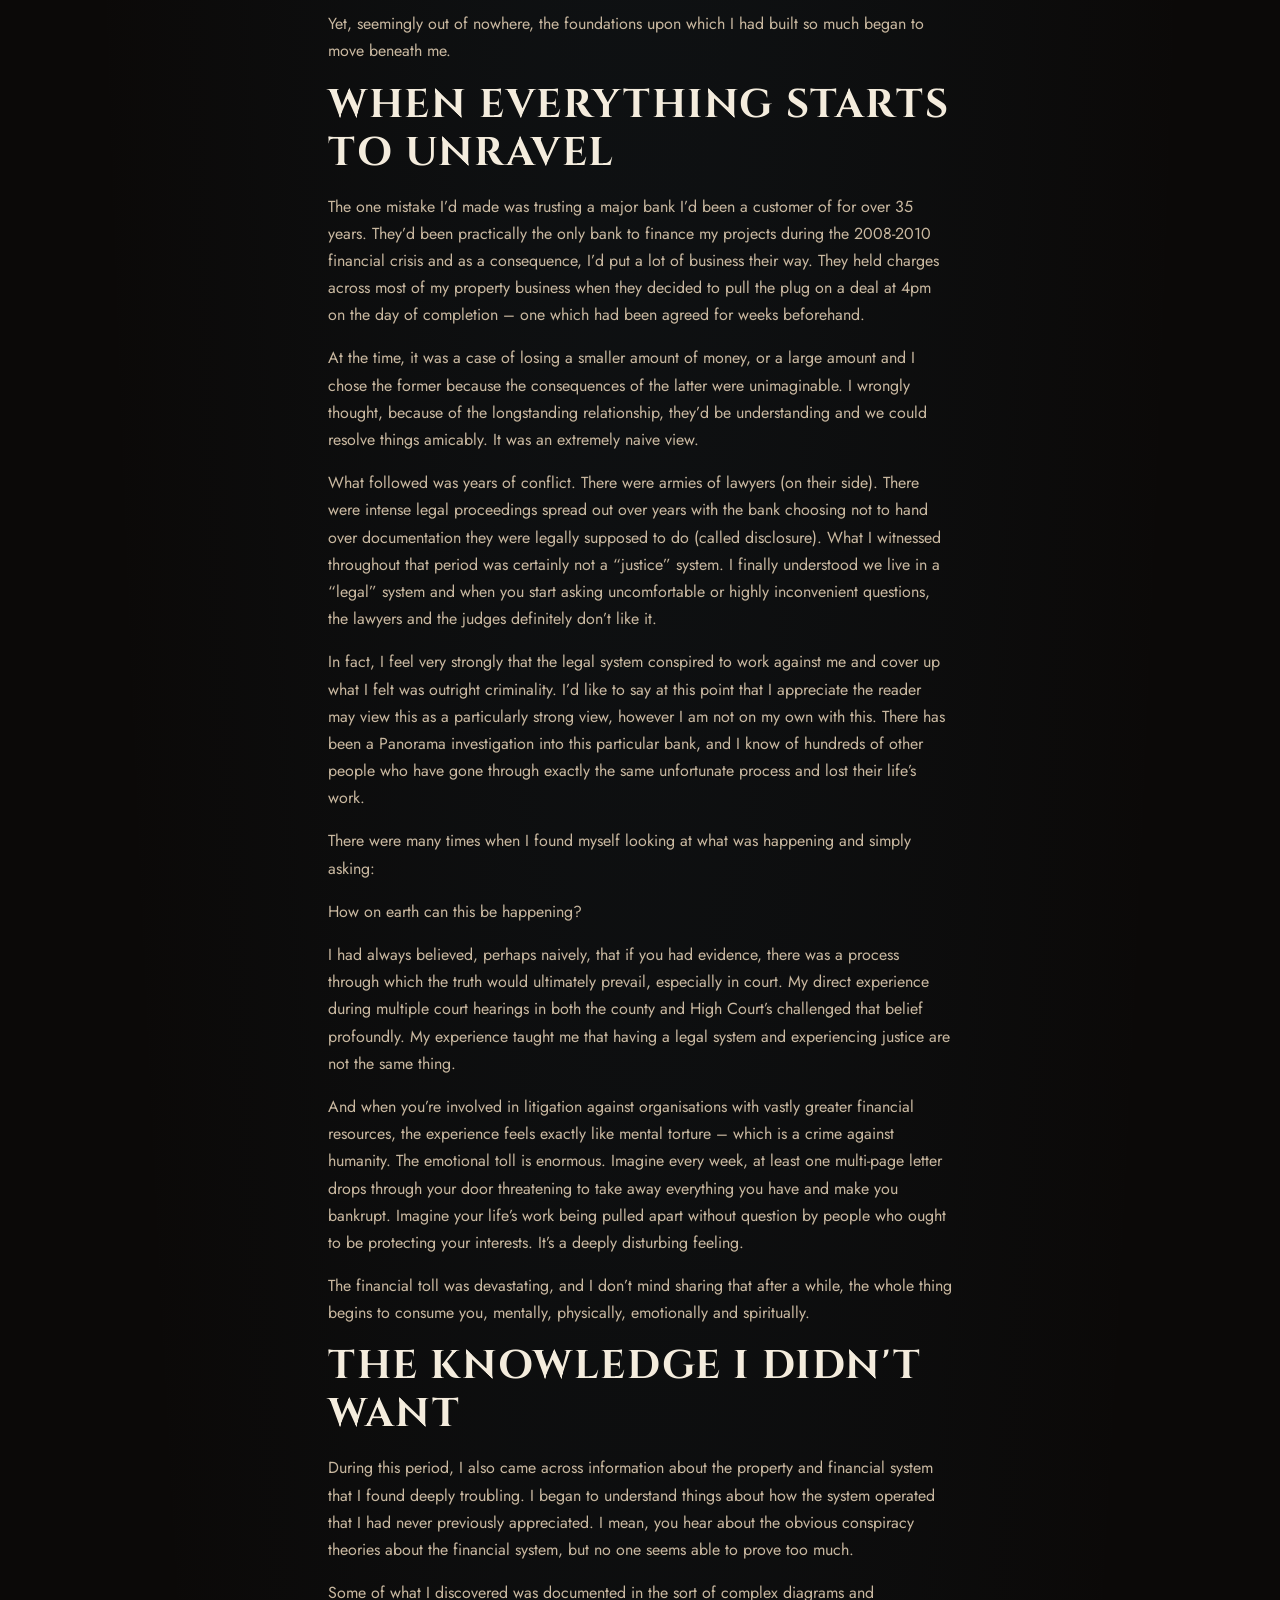
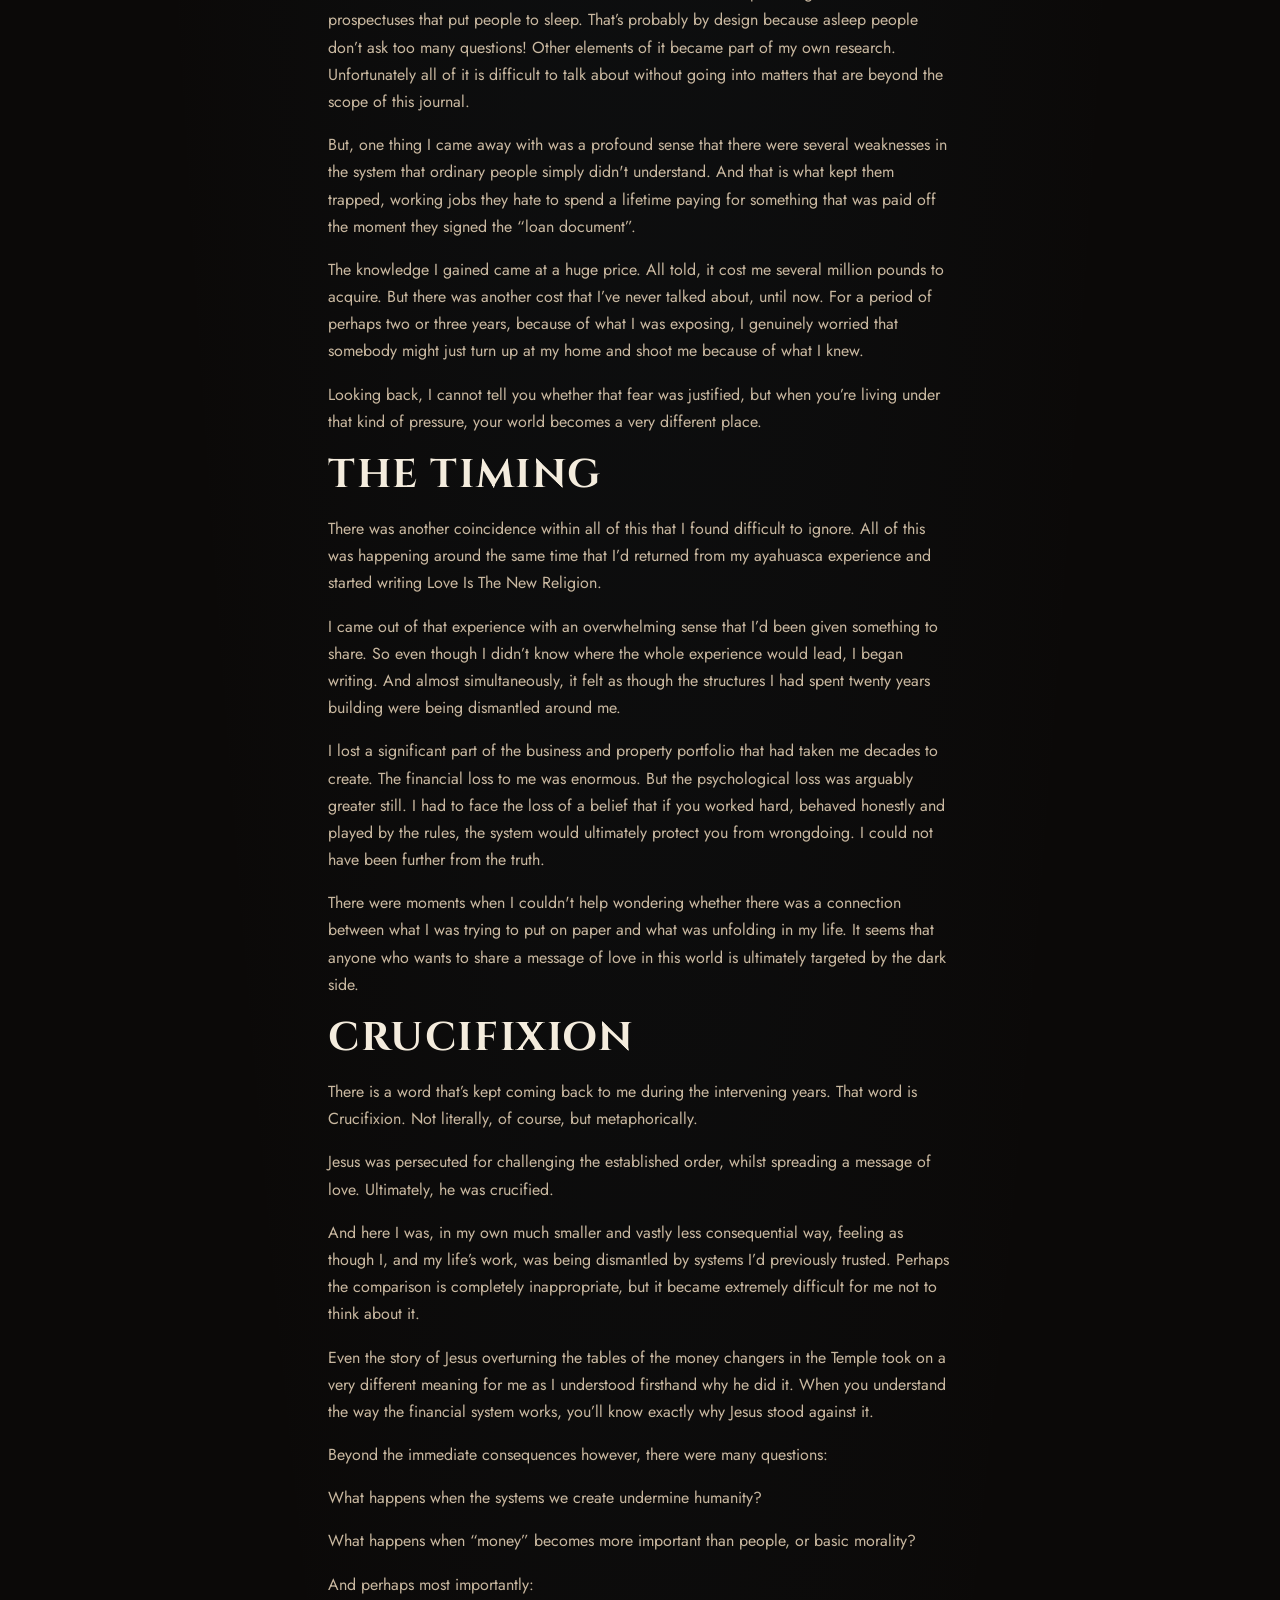
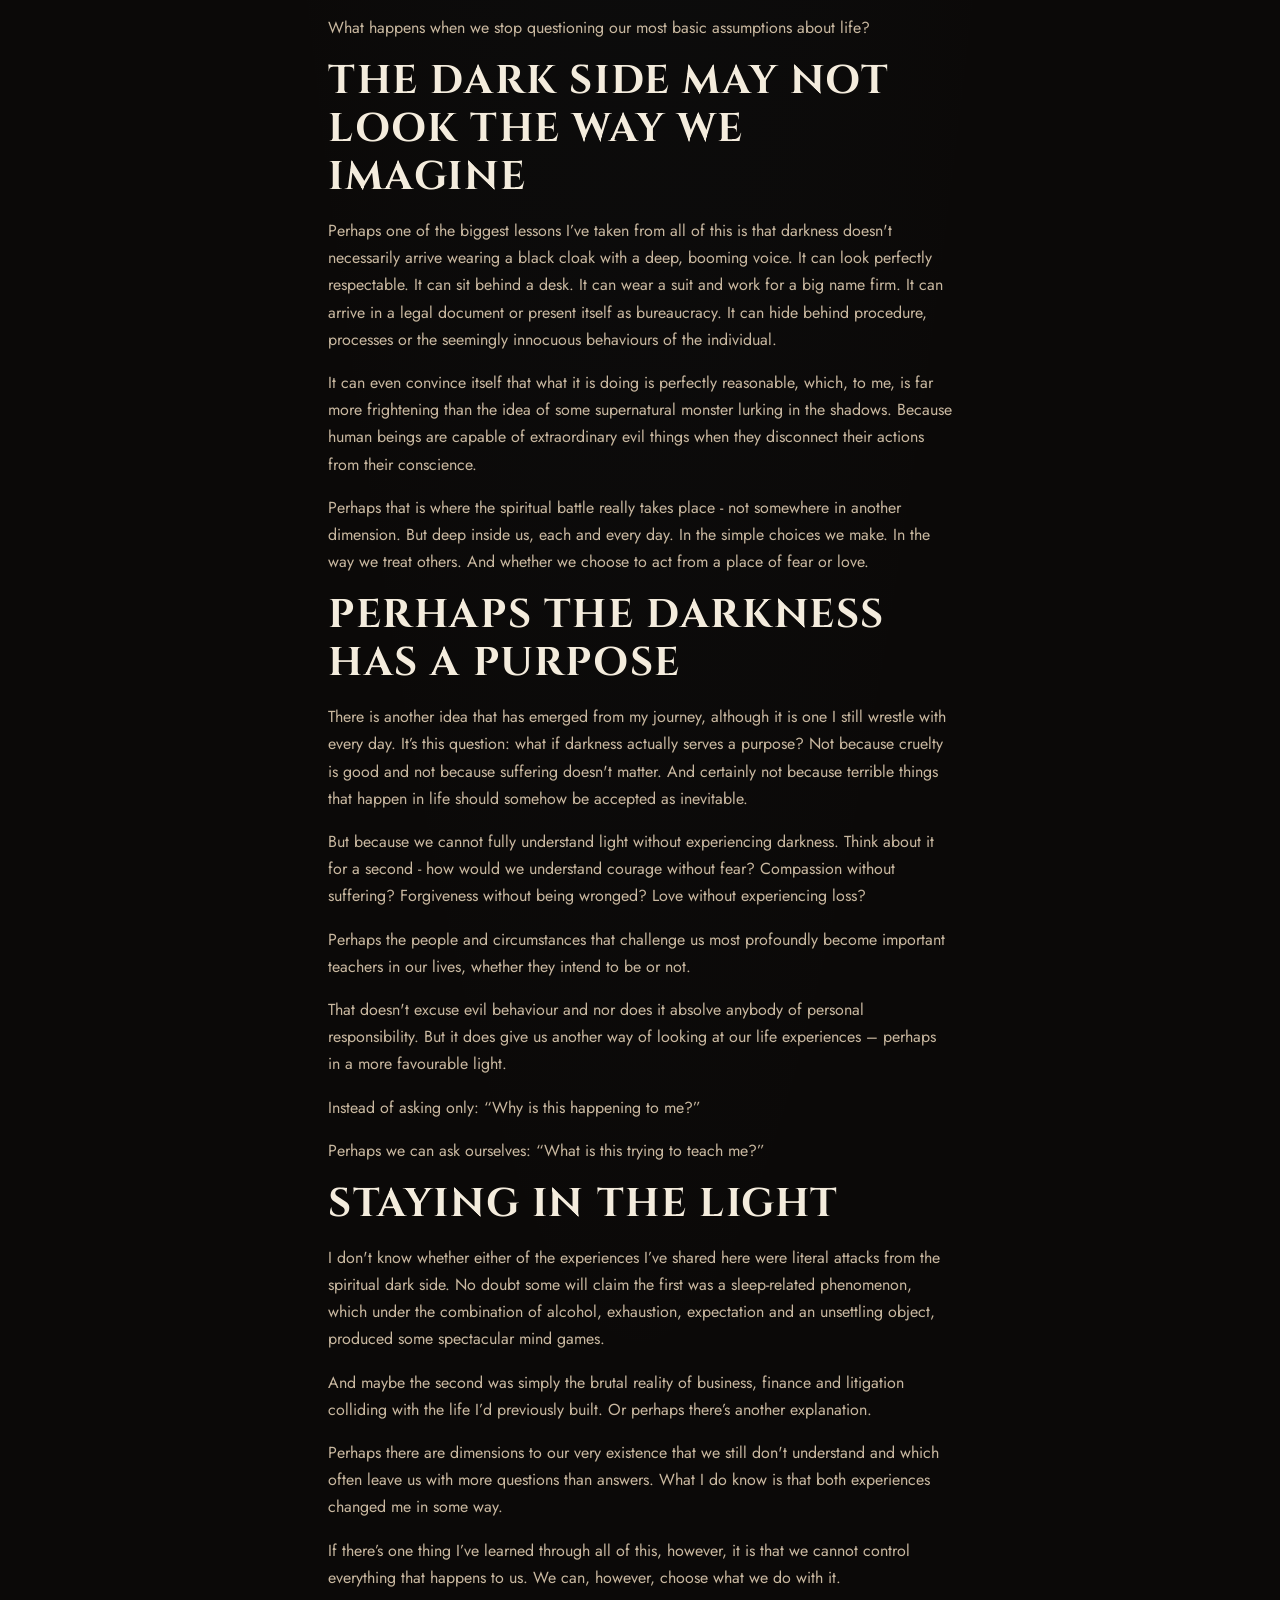
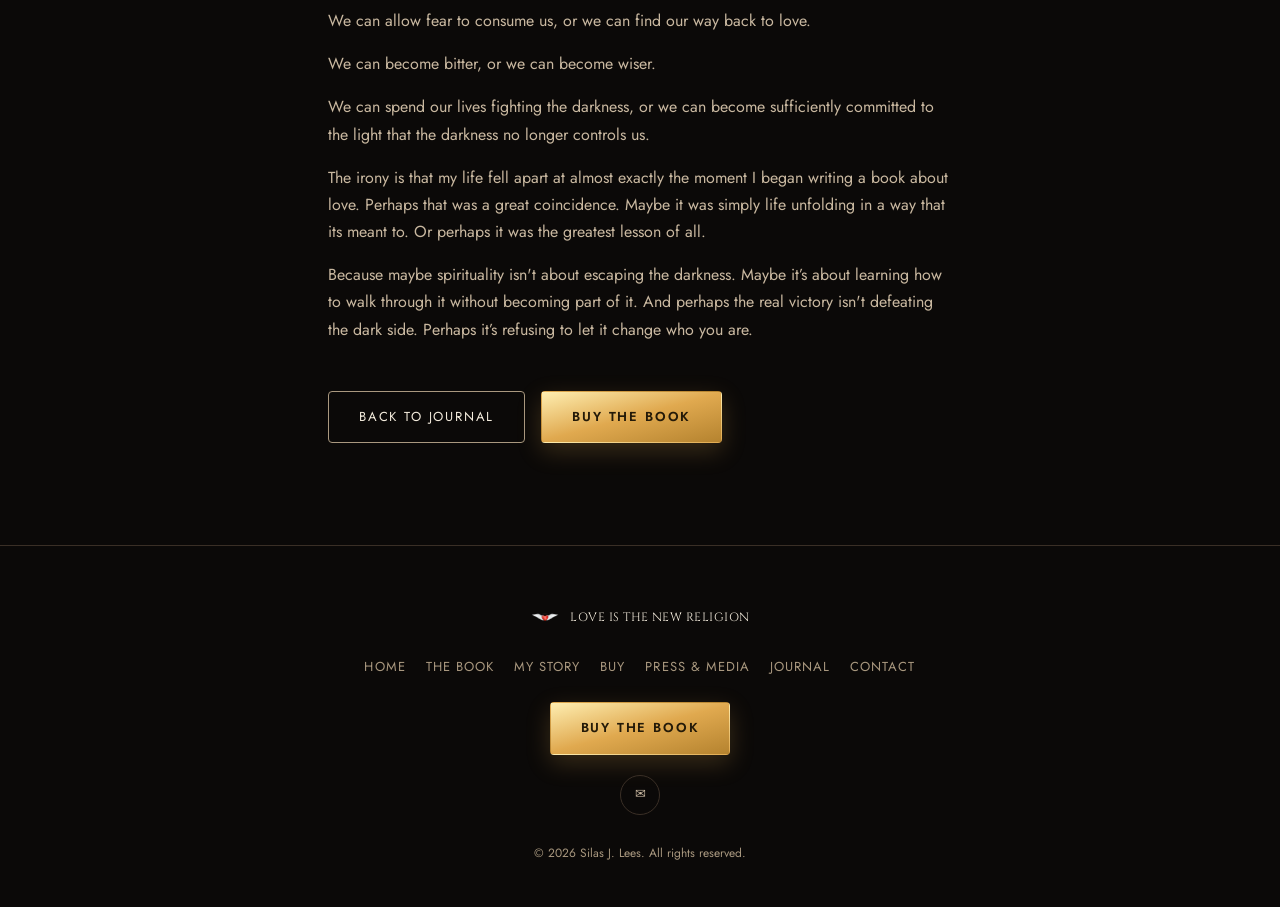
<file: journal-dark-side.html>
<!DOCTYPE html>
<html lang="en">
<head>
<meta charset="UTF-8">
<meta name="viewport" content="width=device-width, initial-scale=1.0">
<title>When the Dark Side Comes Knocking — Journal — Love Is The New Religion</title>
<meta name="description" content="On darkness, business collapse, and what it costs to write about love.">
<link rel="icon" type="image/png" href="assets/img/logo-icon.png">
<link rel="preconnect" href="https://fonts.googleapis.com">
<link rel="preconnect" href="https://fonts.gstatic.com" crossorigin>
<link href="https://fonts.googleapis.com/css2?family=Cinzel:wght@500;600;700&family=Cormorant+Garamond:ital,wght@0,400;0,600;1,400;1,500&family=Jost:wght@400;500;600&display=swap" rel="stylesheet">
<link rel="stylesheet" href="assets/css/style.css">
</head>
<body>
<header class="site-header">
  <div class="wrap">
    <a href="index.html" class="brand">
      <img src="assets/img/logo-icon.png" alt="Winged Heart emblem">
      <span class="brand-text">Love Is The New Religion</span>
    </a>
    <nav class="main-nav">
      <a href="index.html">Home</a>
      <a href="the-book.html">The Book</a>
      <a href="my-story.html">My Story</a>
      <a href="buy.html">Buy</a>
      <a href="press.html">Press & Media</a>
      <a href="journal.html" class="active">Journal</a>
      <a href="contact.html">Contact</a>
      <a href="buy.html" class="btn btn-primary nav-cta">Buy the Book</a>
    </nav>
    <button class="nav-toggle" aria-label="Toggle menu" aria-expanded="false">&#9776;</button>
  </div>
</header>


<section class="page-hero awakening-wash">
  <div class="wrap">
    <p class="eyebrow">Journal</p>
    <h1>When the Dark Side Comes Knocking</h1>
    
  </div>
</section>

<section class="section awakening-wash">
  <div class="wrap" style="max-width:720px;margin:0 auto;">
    <p>If you spend enough time exploring spirituality, sooner or later you encounter an uncomfortable idea - that there is much darkness in this world as well as light.</p>
    <p>Some people relate to this idea as simply a metaphor. For others, it is a fundamental part of their understanding of existence. And for a few, myself included, there are moments when the distinction between metaphor and experience becomes much harder to define.</p>
    <p>I’ve had a couple of experiences in my life that I’ve interpreted as encounters with what I would describe as the dark side. And let me be very clear about what I am about to describe here - I cannot prove what they were, nor can I tell you that they were supernatural experiences.</p>
    <p>I can only describe what happened, how they felt, and why they’ve stayed with me.</p>
    <h2>The mask</h2>
    <p>The first experience happened in Milan, probably around 2011.</p>
    <p>I had been visiting a friend and, after going out for the evening and having a few drinks, we returned to her apartment to watch the Grand Prix. I’ll be honest and say I was a little bit merry during that evening.</p>
    <p>But as I sat in the sitting room watching the race devouring a delicious Italian pizza, I noticed something strange propped up on the floor. It was a carved wooden mask – the type you regularly see in movies depicting anything to do with voodoo! It wasn’t hung on the wall as a treasured possession – just this small wooden mask sat on the floor leaning against the wall.</p>
    <p>There was something about it’s presence that immediately disturbed me. It wasn't simply ugly. It felt wrong. I can't give you a rational explanation for how I felt towards it. There was just something about the mask that caused every instinct in me to say that I didn't want to be near it.</p>
    <p>I remember saying a quiet prayer and asking for protection from it because it just felt so out of place, and frankly, demonic.</p>
    <p>Eventually, I went to bed and passed out. A few hours later, I woke up startled from an experience that I can still vividly remember. I felt as though I was being pinned down. At the same time, something seemed to be slapping my left thigh hard.</p>
    <p>And then came the strangest sensation of all. I felt as though something was elevating my soul upwards and out of my body, into an intensely cold environment.</p>
    <p>The sensation was terrifying and deeply disturbing. I remember my heart pounding whilst I looked around the room for sight of my attacker. There was nothing but empty darkness.</p>
    <p>But I was suddenly wide awake and completely unable to settle back down for the rest of the night.  Fortunately, the experience didn't appear to progress any further but I had a new appreciation for the stories I’ve heard about people being attacked during the night.</p>
    <p>Eventually, morning came and I asked my friend if she’d felt anything strange unfold in the night. She looked at me somewhat confused as I explained what I’d experienced and shortly afterwards, we parted company.</p>
    <p>As often happens with experiences that don't fit neatly into our understanding of the world, I was left somewhat shook up, wondering what on earth had actually happened.</p>
    <h2>Coincidence or something more?</h2>
    <p>When I returned home, I spoke to someone who knew considerably more about the spiritual side of life than I did. She immediately told me that the mask was a voodoo mask that carried an intensely dark energy and she recommended my friend burn it immediately to get rid of the negative effects of having it in her home.</p>
    <p>I called my friend to ask where she’d got it from. She told me she’d found it in a skip outside a local house that was being renovated and thought it was nice, so she took it home. I then told her what my spiritual friend had said about it and the attack I suffered. That didn’t go down well. When I suggested burning it, to get rid of the dark energy, she quickly ended the call. We haven’t spoken since.</p>
    <p>Since that experience, I’ve reflected on it quite a lot. Firstly, I couldn't understand why anybody would want such a disturbing-looking object in their home, especially when it had absolutely no sentimental value to her whatsoever. But my spiritual aide suggested it gave her some sense of power.</p>
    <p>Maybe it did. Maybe it didn't. Perhaps the mask was nothing more than an old piece of carved wood onto which I projected my own fears and then ended up creating my own vivid experience as a result. I can’t say for certain.</p>
    <p>But maybe there genuinely was something deeply dark going on.</p>
    <h2>The second encounter</h2>
    <p>The second experience was very different. It didn't happen in a bedroom in Milan. It happened over a period of years, and this time, there were very real consequences.</p>
    <p>By the time I had my ayahuasca experience (see my other Journal entries for more details), I’ spent most of my adult life building businesses and a reasonably successful property portfolio.</p>
    <p>I’d worked incredibly hard and taken a lot of risks. I’d missed numerous social and family events over years in sacrifice of what I was building. The internal belief I have - which is significantly different from many within the spiritual community - is that building a business is one of the most “spiritual” things you can do. It brings you into direct contact with many of our hidden beliefs, especially around self-worth. I personally think its one of the best things anyone can do who genuinely seeks greater understanding of self.</p>
    <p>Anyway, I had built something that gave me a significant degree of financial freedom and, perhaps most importantly, some freedom over my time. One of the development projects I’d recently completed gave me a feeling of immense pride. It was a redundant office building that had stood empty for several years before we converted it into seven bedsits, together with commercial office space on the ground floor. It was a substantial project which promised sizeable monthly income and sound capital growth as a result of the renovation work.</p>
    <p>Yet, seemingly out of nowhere, the foundations upon which I had built so much began to move beneath me.</p>
    <h2>When everything starts to unravel</h2>
    <p>The one mistake I’d made was trusting a major bank I’d been a customer of for over 35 years. They’d been practically the only bank to finance my projects during the 2008-2010 financial crisis and as a consequence, I’d put a lot of business their way. They held charges across most of my property business when they decided to pull the plug on a deal at 4pm on the day of completion – one which had been agreed for weeks beforehand.</p>
    <p>At the time, it was a case of losing a smaller amount of money, or a large amount and I chose the former because the consequences of the latter were unimaginable. I wrongly thought, because of the longstanding relationship, they’d be understanding and we could resolve things amicably. It was an extremely naive view.</p>
    <p>What followed was years of conflict. There were armies of lawyers (on their side). There were intense legal proceedings spread out over years with the bank choosing not to hand over documentation they were legally supposed to do (called disclosure). What I witnessed throughout that period was certainly not a “justice” system. I finally understood we live in a “legal” system and when you start asking uncomfortable or highly inconvenient questions, the lawyers and the judges definitely don’t like it.</p>
    <p>In fact, I feel very strongly that the legal system conspired to work against me and cover up what I felt was outright criminality. I’d like to say at this point that I appreciate the reader may view this as a particularly strong view, however I am not on my own with this. There has been a Panorama investigation into this particular bank, and I know of hundreds of other people who have gone through exactly the same unfortunate process and lost their life’s work.</p>
    <p>There were many times when I found myself looking at what was happening and simply asking:</p>
    <p>How on earth can this be happening?</p>
    <p>I had always believed, perhaps naively, that if you had evidence, there was a process through which the truth would ultimately prevail, especially in court. My direct experience during multiple court hearings in both the county and High Court’s challenged that belief profoundly. My experience taught me that having a legal system and experiencing justice are not the same thing.</p>
    <p>And when you’re involved in litigation against organisations with vastly greater financial resources, the experience feels exactly like mental torture – which is a crime against humanity. The emotional toll is enormous. Imagine every week, at least one multi-page letter drops through your door threatening to take away everything you have and make you bankrupt. Imagine your life’s work being pulled apart without question by people who ought to be protecting your interests. It’s a deeply disturbing feeling.</p>
    <p>The financial toll was devastating, and I don’t mind sharing that after a while, the whole thing begins to consume you, mentally, physically, emotionally and spiritually.</p>
    <h2>The knowledge I didn't want</h2>
    <p>During this period, I also came across information about the property and financial system that I found deeply troubling. I began to understand things about how the system operated that I had never previously appreciated. I mean, you hear about the obvious conspiracy theories about the financial system, but no one seems able to prove too much.</p>
    <p>Some of what I discovered was documented in the sort of complex diagrams and prospectuses that put people to sleep. That’s probably by design because asleep people don’t ask too many questions! Other elements of it became part of my own research. Unfortunately all of it is difficult to talk about without going into matters that are beyond the scope of this journal.</p>
    <p>But, one thing I came away with was a profound sense that there were several weaknesses in the system that ordinary people simply didn't understand. And that is what kept them trapped, working jobs they hate to spend a lifetime paying for something that was paid off the moment they signed the “loan document”.</p>
    <p>The knowledge I gained came at a huge price. All told, it cost me several million pounds to acquire. But there was another cost that I’ve never talked about, until now. For a period of perhaps two or three years, because of what I was exposing, I genuinely worried that somebody might just turn up at my home and shoot me because of what I knew.</p>
    <p>Looking back, I cannot tell you whether that fear was justified, but when you’re living under that kind of pressure, your world becomes a very different place.</p>
    <h2>The timing</h2>
    <p>There was another coincidence within all of this that I found difficult to ignore. All of this was happening around the same time that I’d returned from my ayahuasca experience and started writing Love Is The New Religion.</p>
    <p>I came out of that experience with an overwhelming sense that I’d been given something to share. So even though I didn’t know where the whole experience would lead, I began writing. And almost simultaneously, it felt as though the structures I had spent twenty years building were being dismantled around me.</p>
    <p>I lost a significant part of the business and property portfolio that had taken me decades to create. The financial loss to me was enormous. But the psychological loss was arguably greater still. I had to face the loss of a belief that if you worked hard, behaved honestly and played by the rules, the system would ultimately protect you from wrongdoing. I could not have been further from the truth.</p>
    <p>There were moments when I couldn't help wondering whether there was a connection between what I was trying to put on paper and what was unfolding in my life. It seems that anyone who wants to share a message of love in this world is ultimately targeted by the dark side.</p>
    <h2>Crucifixion</h2>
    <p>There is a word that’s kept coming back to me during the intervening years. That word is Crucifixion. Not literally, of course, but metaphorically.</p>
    <p>Jesus was persecuted for challenging the established order, whilst spreading a message of love. Ultimately, he was crucified.</p>
    <p>And here I was, in my own much smaller and vastly less consequential way, feeling as though I, and my life’s work, was being dismantled by systems I’d previously trusted. Perhaps the comparison is completely inappropriate, but it became extremely difficult for me not to think about it.</p>
    <p>Even the story of Jesus overturning the tables of the money changers in the Temple took on a very different meaning for me as I understood firsthand why he did it. When you understand the way the financial system works, you’ll know exactly why Jesus stood against it.</p>
    <p>Beyond the immediate consequences however, there were many questions:</p>
    <p>What happens when the systems we create undermine humanity?</p>
    <p>What happens when “money” becomes more important than people, or basic morality?</p>
    <p>And perhaps most importantly:</p>
    <p>What happens when we stop questioning our most basic assumptions about life?</p>
    <h2>The dark side may not look the way we imagine</h2>
    <p>Perhaps one of the biggest lessons I’ve taken from all of this is that darkness doesn't necessarily arrive wearing a black cloak with a deep, booming voice. It can look perfectly respectable. It can sit behind a desk. It can wear a suit and work for a big name firm. It can arrive in a legal document or present itself as bureaucracy. It can hide behind procedure, processes or the seemingly innocuous behaviours of the individual.</p>
    <p>It can even convince itself that what it is doing is perfectly reasonable, which, to me, is far more frightening than the idea of some supernatural monster lurking in the shadows. Because human beings are capable of extraordinary evil things when they disconnect their actions from their conscience.</p>
    <p>Perhaps that is where the spiritual battle really takes place - not somewhere in another dimension. But deep inside us, each and every day. In the simple choices we make. In the way we treat others. And whether we choose to act from a place of fear or love.</p>
    <h2>Perhaps the darkness has a purpose</h2>
    <p>There is another idea that has emerged from my journey, although it is one I still wrestle with every day. It’s this question: what if darkness actually serves a purpose? Not because cruelty is good and not because suffering doesn't matter. And certainly not because terrible things that happen in life should somehow be accepted as inevitable.</p>
    <p>But because we cannot fully understand light without experiencing darkness. Think about it for a second - how would we understand courage without fear? Compassion without suffering? Forgiveness without being wronged? Love without experiencing loss?</p>
    <p>Perhaps the people and circumstances that challenge us most profoundly become important teachers in our lives, whether they intend to be or not.</p>
    <p>That doesn't excuse evil behaviour and nor does it absolve anybody of personal responsibility. But it does give us another way of looking at our life experiences – perhaps in a more favourable light.</p>
    <p>Instead of asking only: “Why is this happening to me?”</p>
    <p>Perhaps we can ask ourselves: “What is this trying to teach me?”</p>
    <h2>Staying in the light</h2>
    <p>I don't know whether either of the experiences I’ve shared here were literal attacks from the spiritual dark side. No doubt some will claim the first was a sleep-related phenomenon, which under the combination of alcohol, exhaustion, expectation and an unsettling object, produced some spectacular mind games.</p>
    <p>And maybe the second was simply the brutal reality of business, finance and litigation colliding with the life I’d previously built. Or perhaps there’s another explanation.</p>
    <p>Perhaps there are dimensions to our very existence that we still don't understand and which often leave us with more questions than answers. What I do know is that both experiences changed me in some way.</p>
    <p>If there’s one thing I’ve learned through all of this, however, it is that we cannot control everything that happens to us. We can, however, choose what we do with it.</p>
    <p>We can allow fear to consume us, or we can find our way back to love.</p>
    <p>We can become bitter, or we can become wiser.</p>
    <p>We can spend our lives fighting the darkness, or we can become sufficiently committed to the light that the darkness no longer controls us.</p>
    <p>The irony is that my life fell apart at almost exactly the moment I began writing a book about love. Perhaps that was a great coincidence. Maybe it was simply life unfolding in a way that its meant to. Or perhaps it was the greatest lesson of all.</p>
    <p>Because maybe spirituality isn't about escaping the darkness. Maybe it’s about learning how to walk through it without becoming part of it. And perhaps the real victory isn't defeating the dark side. Perhaps it’s refusing to let it change who you are.</p>
    <div style="margin-top:48px;display:flex;gap:16px;flex-wrap:wrap;">
      <a href="journal.html" class="btn btn-secondary">Back to Journal</a>
      <a href="buy.html" class="btn btn-primary">Buy the Book</a>
    </div>
  </div>
</section>
<footer class="site-footer">
  <div class="wrap">
    <a href="index.html" class="brand">
      <img src="assets/img/logo-icon.png" alt="Winged Heart emblem">
      Love Is The New Religion
    </a>
    <nav class="footer-nav">
      <a href="index.html">Home</a>
      <a href="the-book.html">The Book</a>
      <a href="my-story.html">My Story</a>
      <a href="buy.html">Buy</a>
      <a href="press.html">Press & Media</a>
      <a href="journal.html">Journal</a>
      <a href="contact.html">Contact</a>
    </nav>
    <div class="footer-cta">
      <a href="buy.html" class="btn btn-primary">Buy the Book</a>
    </div>
    <div class="social-links">
      <!-- TODO: add real social links once Silas is active on any platforms -->
      <a href="mailto:love@loveisthenewreligion.com" aria-label="Email">&#9993;</a>
    </div>
    <p class="footer-meta" style="margin-top:28px;">&copy; <span id="year"></span> Silas J. Lees. All rights reserved.</p>
  </div>
</footer>
<script>document.getElementById('year').textContent = new Date().getFullYear();</script>
<script src="assets/js/main.js"></script>
</body>
</html>
</file>
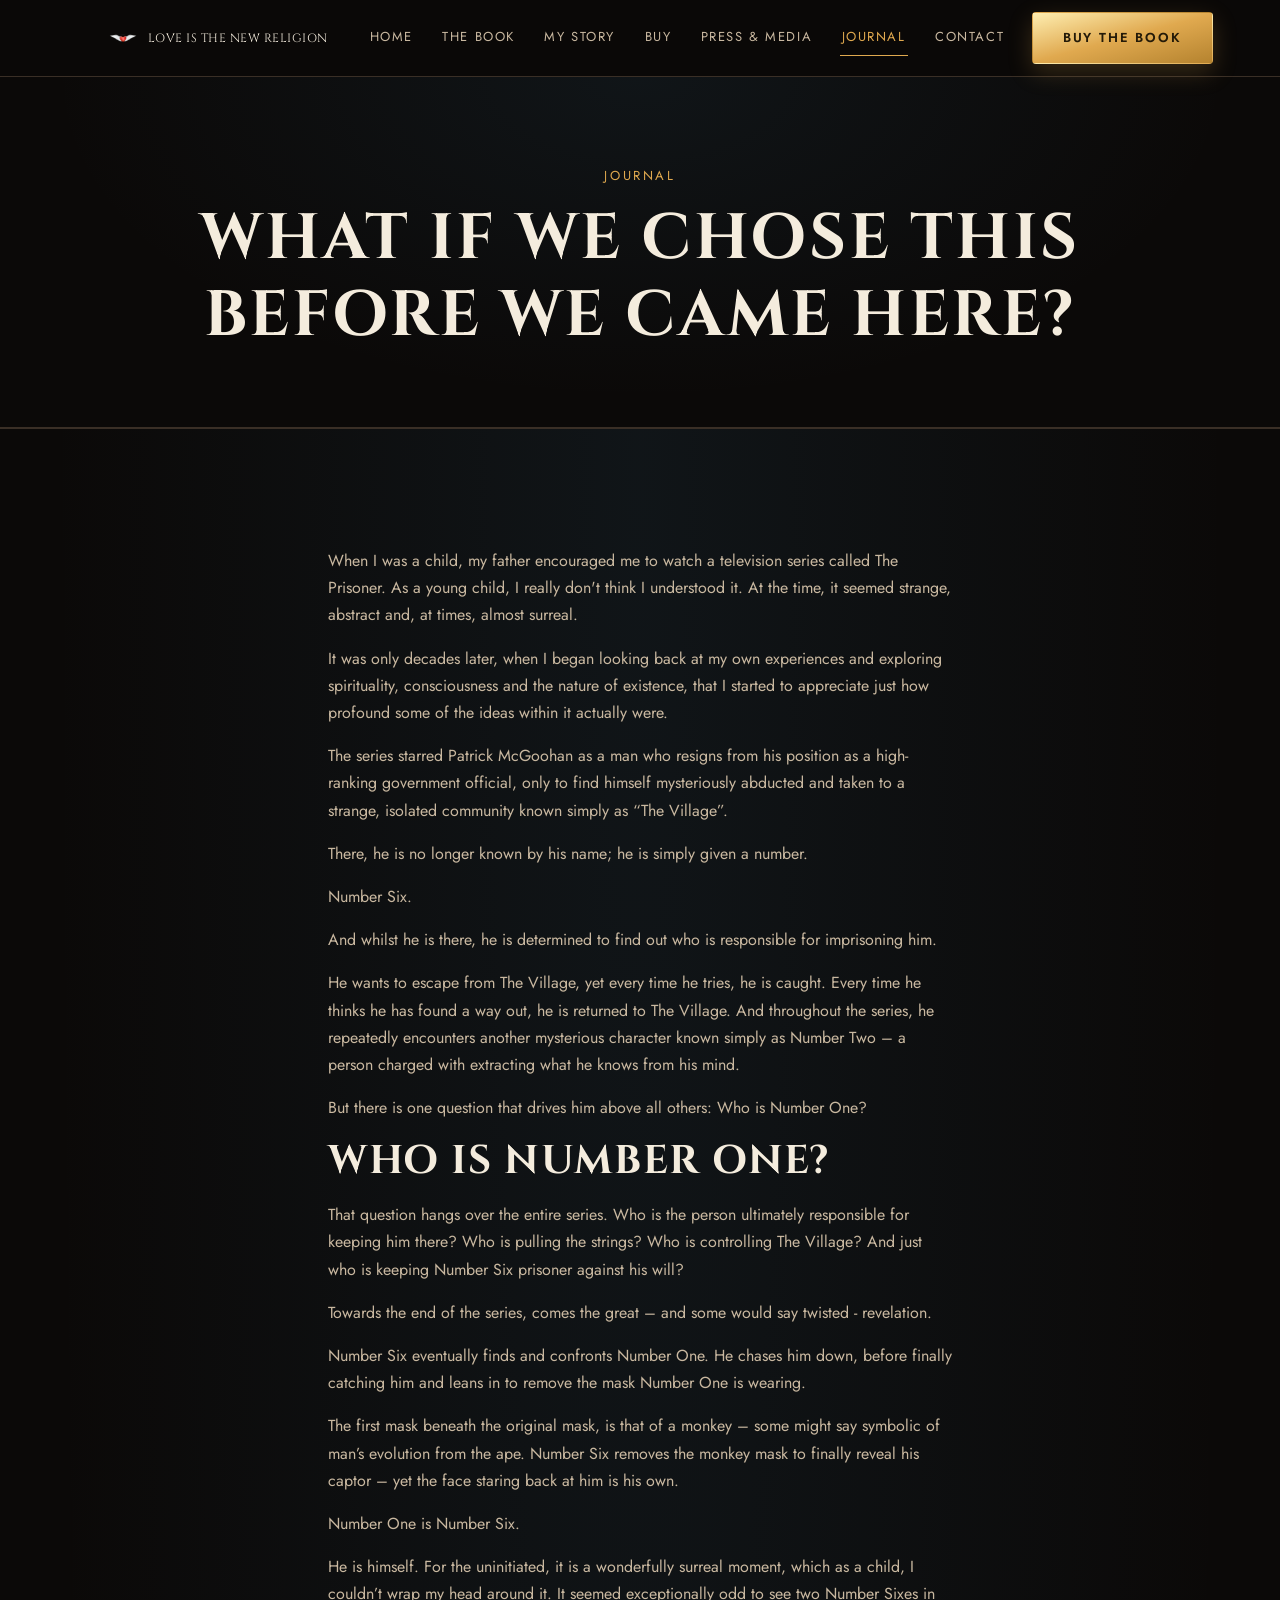
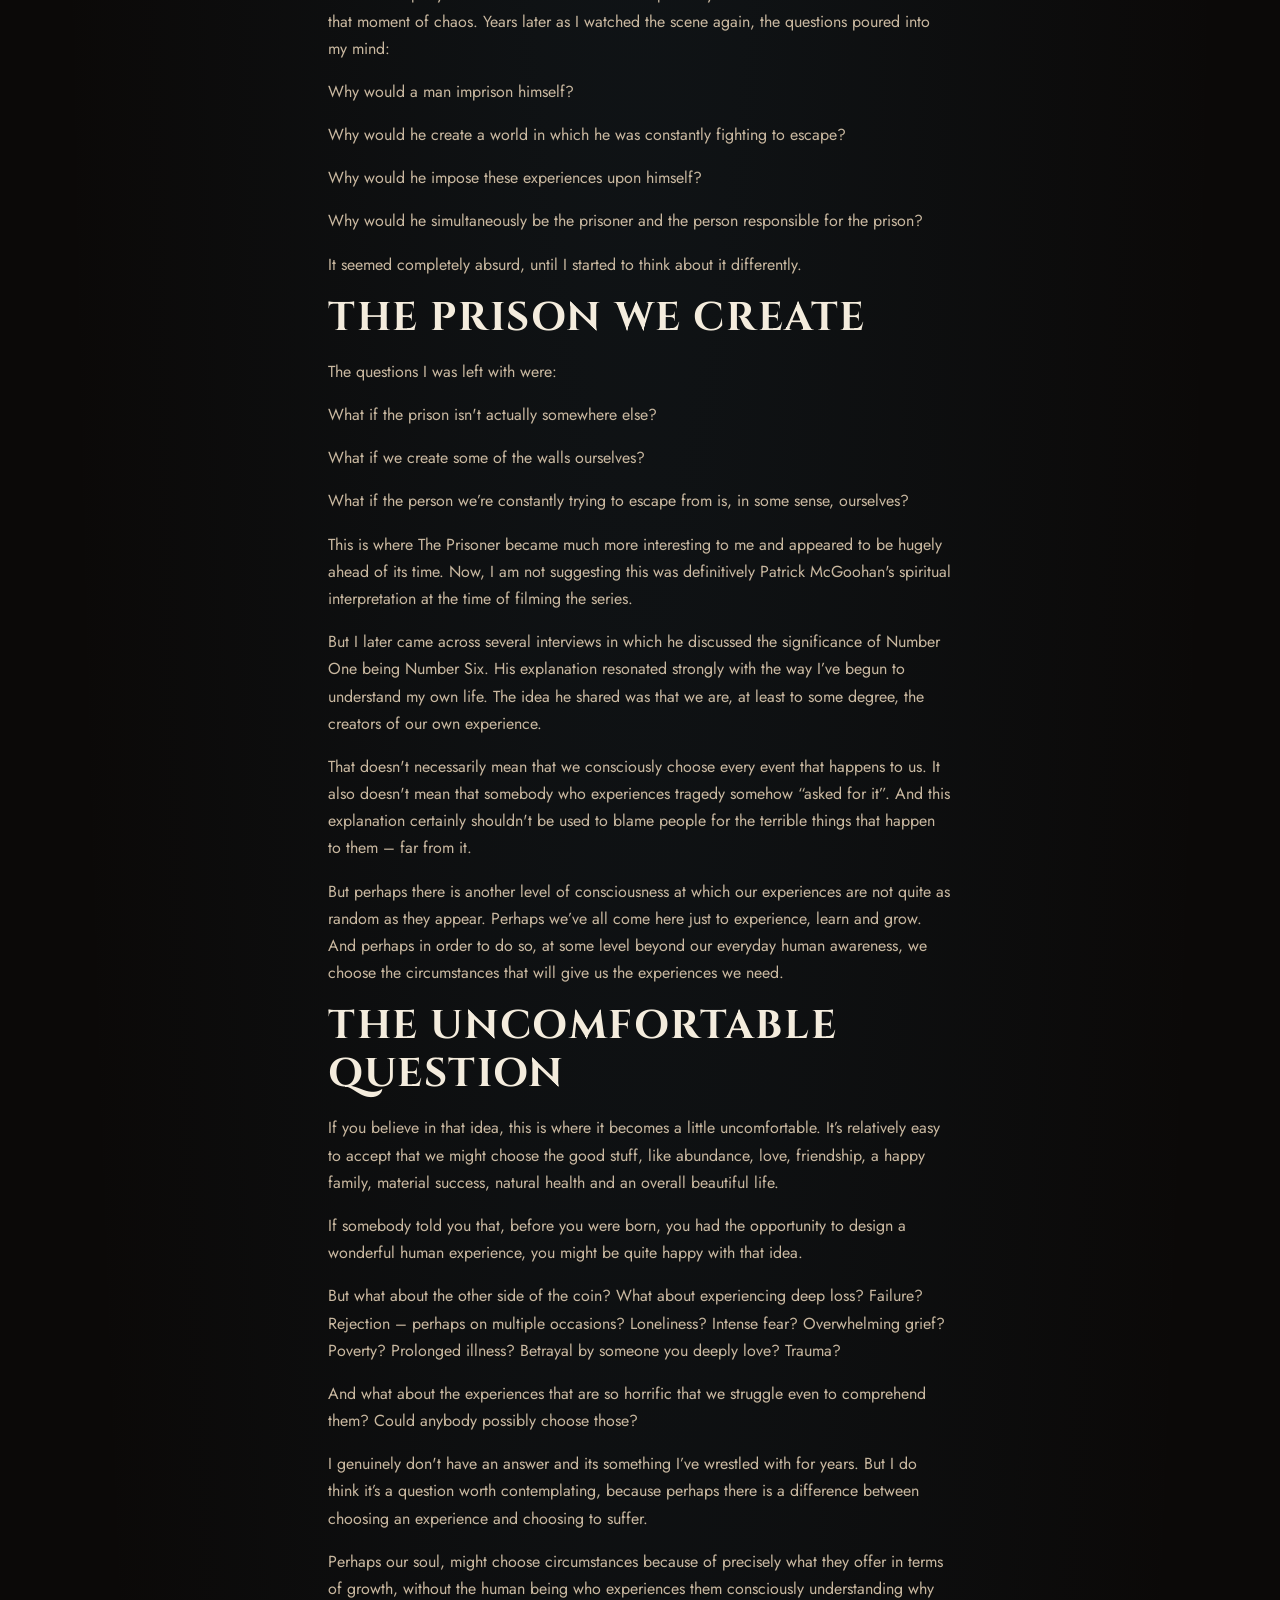
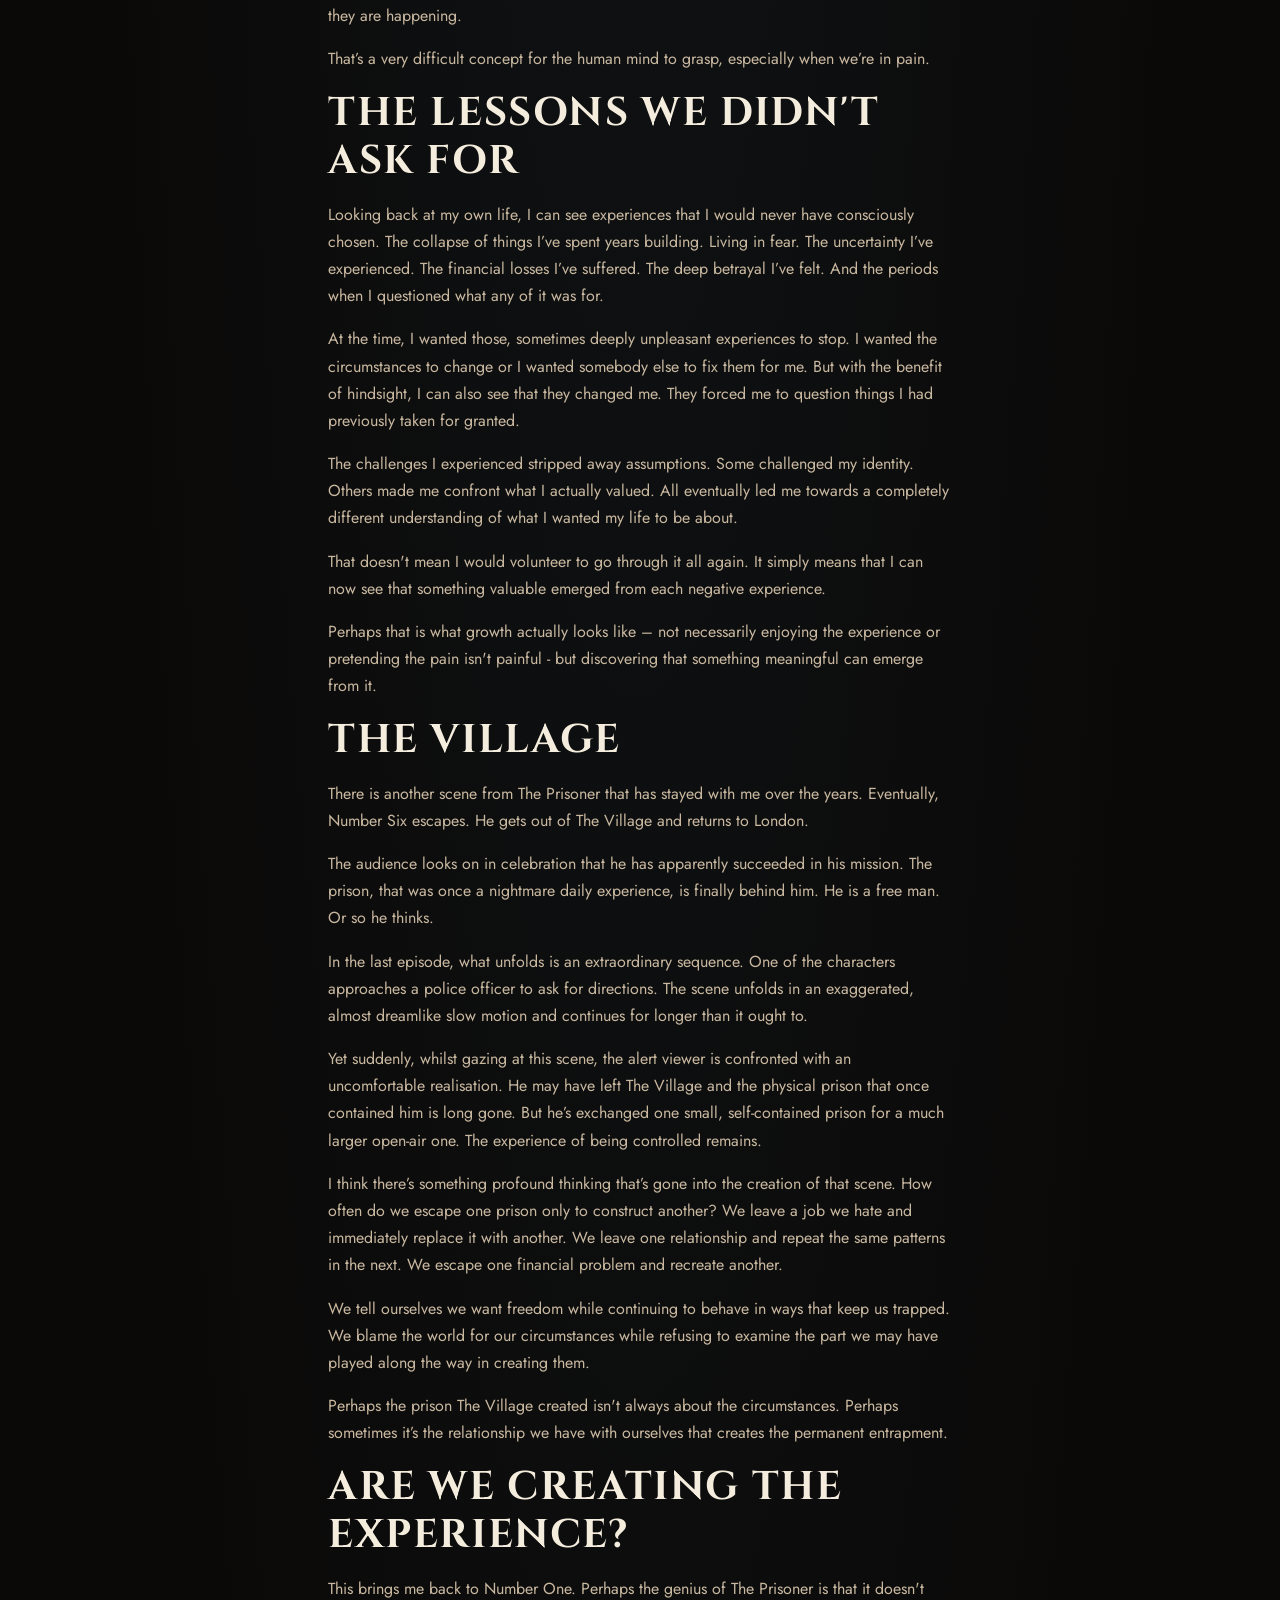
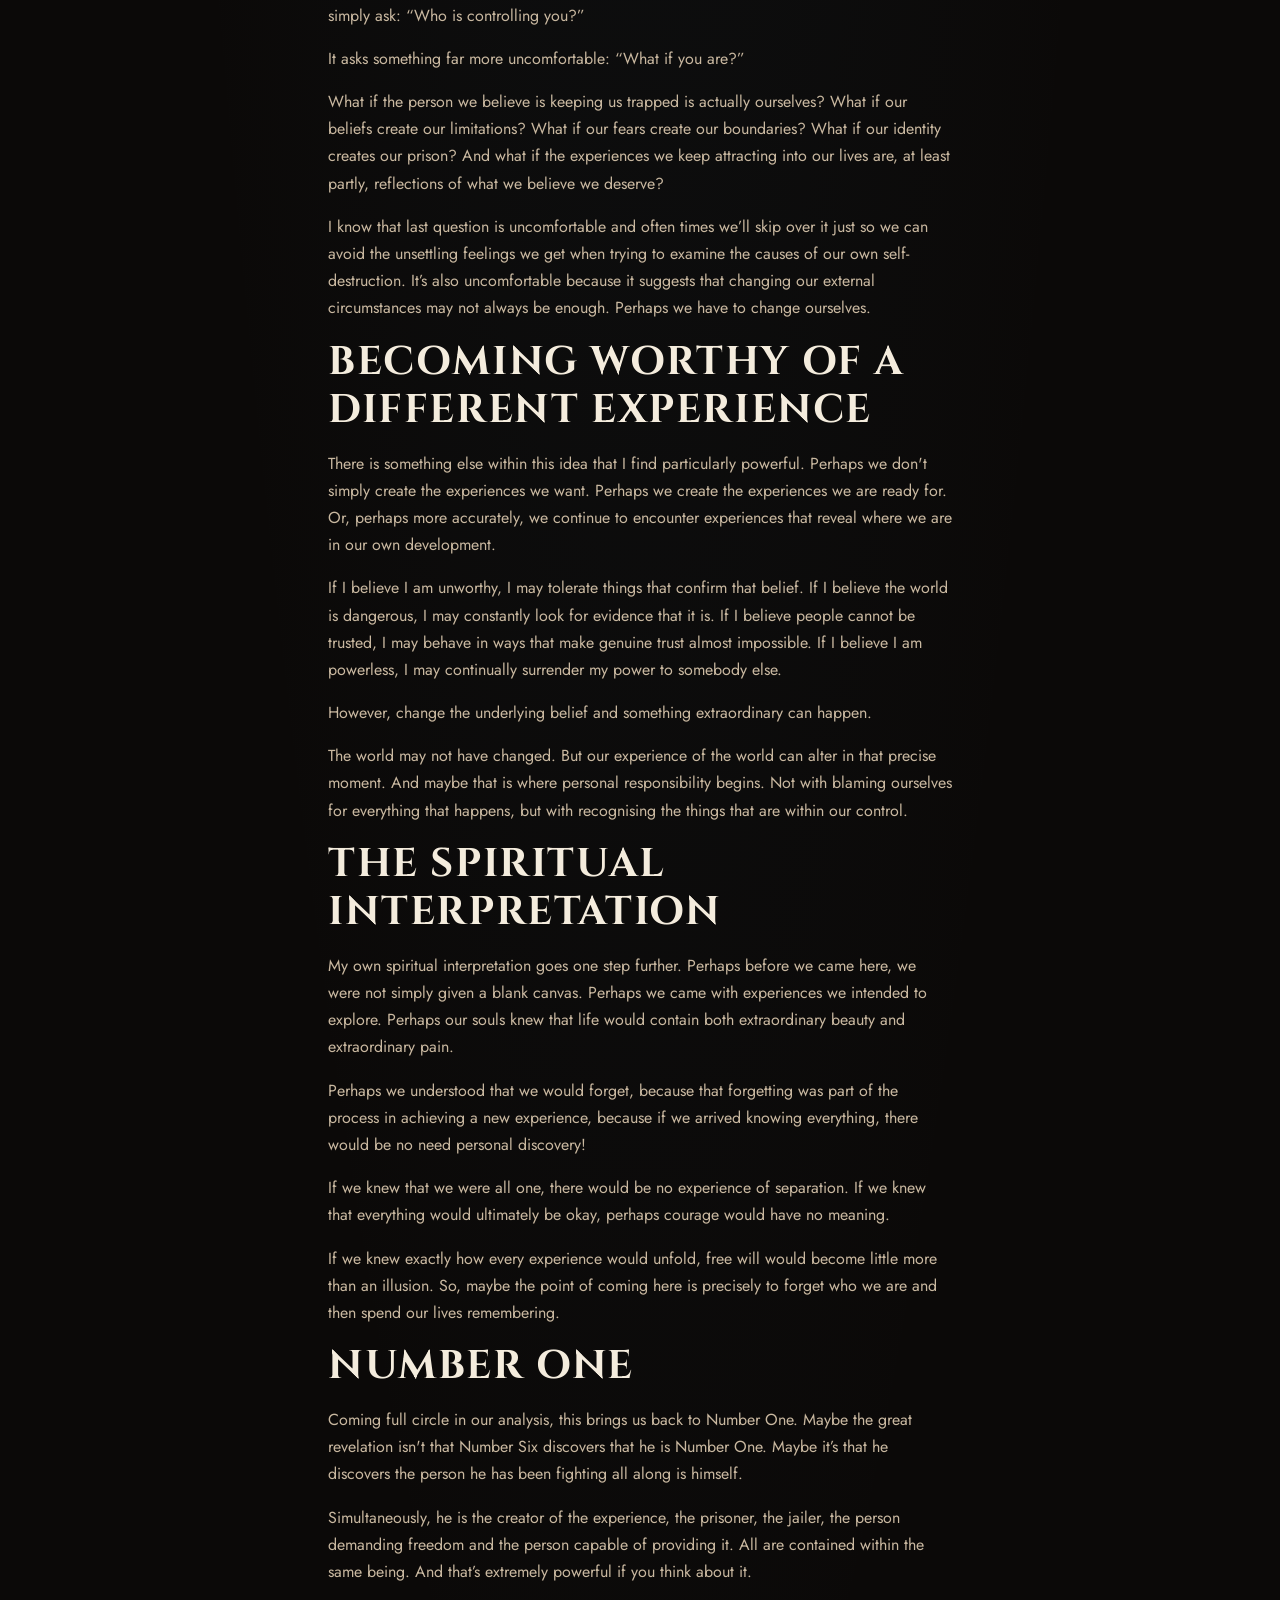
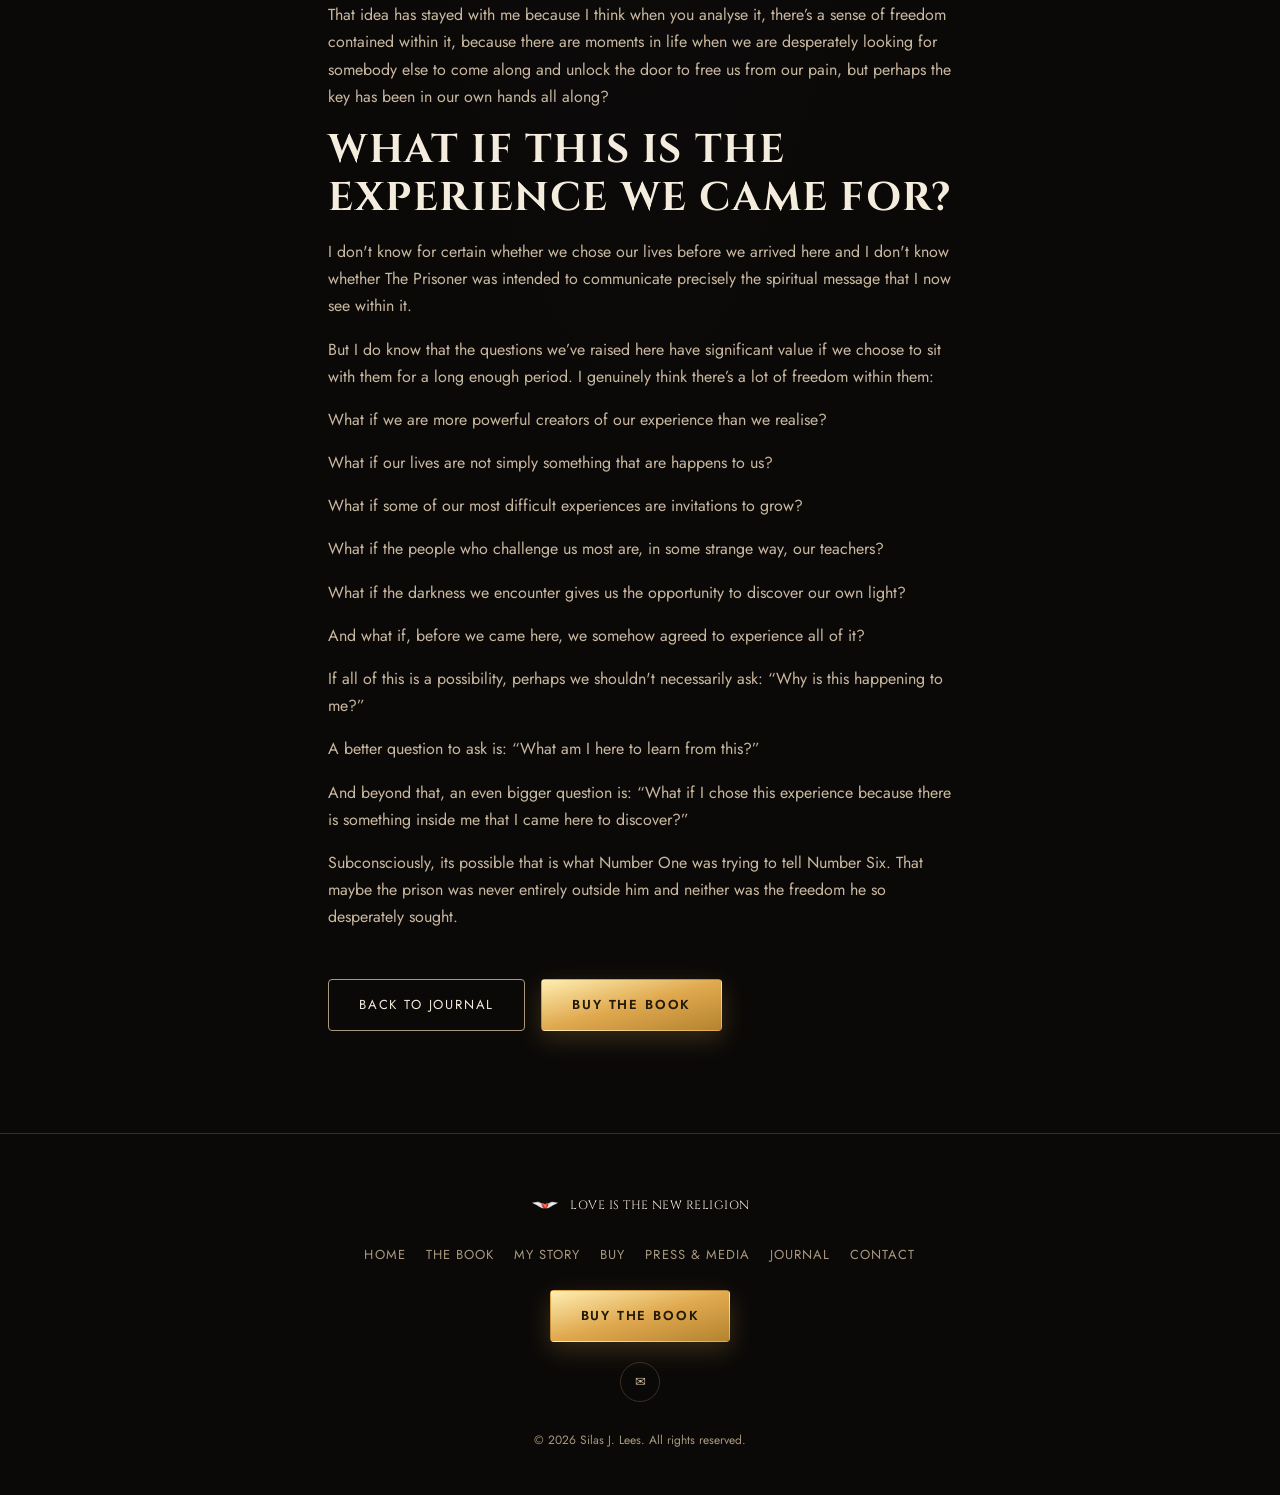
<file: journal-the-prisoner.html>
<!DOCTYPE html>
<html lang="en">
<head>
<meta charset="UTF-8">
<meta name="viewport" content="width=device-width, initial-scale=1.0">
<title>What If We Chose This Before We Came Here? — Journal — Love Is The New Religion</title>
<meta name="description" content="What a cult 1960s TV series taught me about the prisons we build ourselves.">
<link rel="icon" type="image/png" href="assets/img/logo-icon.png">
<link rel="preconnect" href="https://fonts.googleapis.com">
<link rel="preconnect" href="https://fonts.gstatic.com" crossorigin>
<link href="https://fonts.googleapis.com/css2?family=Cinzel:wght@500;600;700&family=Cormorant+Garamond:ital,wght@0,400;0,600;1,400;1,500&family=Jost:wght@400;500;600&display=swap" rel="stylesheet">
<link rel="stylesheet" href="assets/css/style.css">
</head>
<body>
<header class="site-header">
  <div class="wrap">
    <a href="index.html" class="brand">
      <img src="assets/img/logo-icon.png" alt="Winged Heart emblem">
      <span class="brand-text">Love Is The New Religion</span>
    </a>
    <nav class="main-nav">
      <a href="index.html">Home</a>
      <a href="the-book.html">The Book</a>
      <a href="my-story.html">My Story</a>
      <a href="buy.html">Buy</a>
      <a href="press.html">Press & Media</a>
      <a href="journal.html" class="active">Journal</a>
      <a href="contact.html">Contact</a>
      <a href="buy.html" class="btn btn-primary nav-cta">Buy the Book</a>
    </nav>
    <button class="nav-toggle" aria-label="Toggle menu" aria-expanded="false">&#9776;</button>
  </div>
</header>


<section class="page-hero awakening-wash">
  <div class="wrap">
    <p class="eyebrow">Journal</p>
    <h1>What If We Chose This Before We Came Here?</h1>
    
  </div>
</section>

<section class="section awakening-wash">
  <div class="wrap" style="max-width:720px;margin:0 auto;">
    <p>When I was a child, my father encouraged me to watch a television series called The Prisoner. As a young child, I really don't think I understood it. At the time, it seemed strange, abstract and, at times, almost surreal.</p>
    <p>It was only decades later, when I began looking back at my own experiences and exploring spirituality, consciousness and the nature of existence, that I started to appreciate just how profound some of the ideas within it actually were.</p>
    <p>The series starred Patrick McGoohan as a man who resigns from his position as a high-ranking government official, only to find himself mysteriously abducted and taken to a strange, isolated community known simply as “The Village”.</p>
    <p>There, he is no longer known by his name; he is simply given a number.</p>
    <p>Number Six.</p>
    <p>And whilst he is there, he is determined to find out who is responsible for imprisoning him.</p>
    <p>He wants to escape from The Village, yet every time he tries, he is caught. Every time he thinks he has found a way out, he is returned to The Village. And throughout the series, he repeatedly encounters another mysterious character known simply as Number Two – a person charged with extracting what he knows from his mind.</p>
    <p>But there is one question that drives him above all others: Who is Number One?</p>
    <h2>Who is Number One?</h2>
    <p>That question hangs over the entire series. Who is the person ultimately responsible for keeping him there? Who is pulling the strings? Who is controlling The Village? And just who is keeping Number Six prisoner against his will?</p>
    <p>Towards the end of the series, comes the great – and some would say twisted - revelation.</p>
    <p>Number Six eventually finds and confronts Number One. He chases him down, before finally catching him and leans in to remove the mask Number One is wearing.</p>
    <p>The first mask beneath the original mask, is that of a monkey – some might say symbolic of man’s evolution from the ape. Number Six removes the monkey mask to finally reveal his captor – yet the face staring back at him is his own.</p>
    <p>Number One is Number Six.</p>
    <p>He is himself. For the uninitiated, it is a wonderfully surreal moment, which as a child, I couldn’t wrap my head around it. It seemed exceptionally odd to see two Number Sixes in that moment of chaos. Years later as I watched the scene again, the questions poured into my mind:</p>
    <p>Why would a man imprison himself?</p>
    <p>Why would he create a world in which he was constantly fighting to escape?</p>
    <p>Why would he impose these experiences upon himself?</p>
    <p>Why would he simultaneously be the prisoner and the person responsible for the prison?</p>
    <p>It seemed completely absurd, until I started to think about it differently.</p>
    <h2>The prison we create</h2>
    <p>The questions I was left with were:</p>
    <p>What if the prison isn't actually somewhere else?</p>
    <p>What if we create some of the walls ourselves?</p>
    <p>What if the person we’re constantly trying to escape from is, in some sense, ourselves?</p>
    <p>This is where The Prisoner became much more interesting to me and appeared to be hugely ahead of its time. Now, I am not suggesting this was definitively Patrick McGoohan's spiritual interpretation at the time of filming the series.</p>
    <p>But I later came across several interviews in which he discussed the significance of Number One being Number Six. His explanation resonated strongly with the way I’ve begun to understand my own life. The idea he shared was that we are, at least to some degree, the creators of our own experience.</p>
    <p>That doesn't necessarily mean that we consciously choose every event that happens to us. It also doesn't mean that somebody who experiences tragedy somehow “asked for it”. And this explanation certainly shouldn't be used to blame people for the terrible things that happen to them – far from it.</p>
    <p>But perhaps there is another level of consciousness at which our experiences are not quite as random as they appear. Perhaps we’ve all come here just to experience, learn and grow. And perhaps in order to do so, at some level beyond our everyday human awareness, we choose the circumstances that will give us the experiences we need.</p>
    <h2>The uncomfortable question</h2>
    <p>If you believe in that idea, this is where it becomes a little uncomfortable. It’s relatively easy to accept that we might choose the good stuff, like abundance, love, friendship, a happy family, material success, natural health and an overall beautiful life.</p>
    <p>If somebody told you that, before you were born, you had the opportunity to design a wonderful human experience, you might be quite happy with that idea.</p>
    <p>But what about the other side of the coin? What about experiencing deep loss? Failure? Rejection – perhaps on multiple occasions? Loneliness? Intense fear? Overwhelming grief? Poverty? Prolonged illness? Betrayal by someone you deeply love? Trauma?</p>
    <p>And what about the experiences that are so horrific that we struggle even to comprehend them? Could anybody possibly choose those?</p>
    <p>I genuinely don't have an answer and its something I’ve wrestled with for years. But I do think it’s a question worth contemplating, because perhaps there is a difference between choosing an experience and choosing to suffer.</p>
    <p>Perhaps our soul, might choose circumstances because of precisely what they offer in terms of growth, without the human being who experiences them consciously understanding why they are happening.</p>
    <p>That’s a very difficult concept for the human mind to grasp, especially when we’re in pain.</p>
    <h2>The lessons we didn't ask for</h2>
    <p>Looking back at my own life, I can see experiences that I would never have consciously chosen. The collapse of things I’ve spent years building. Living in fear. The uncertainty I’ve experienced. The financial losses I’ve suffered. The deep betrayal I’ve felt. And the periods when I questioned what any of it was for.</p>
    <p>At the time, I wanted those, sometimes deeply unpleasant experiences to stop. I wanted the circumstances to change or I wanted somebody else to fix them for me. But with the benefit of hindsight, I can also see that they changed me. They forced me to question things I had previously taken for granted.</p>
    <p>The challenges I experienced stripped away assumptions. Some challenged my identity. Others made me confront what I actually valued. All eventually led me towards a completely different understanding of what I wanted my life to be about.</p>
    <p>That doesn't mean I would volunteer to go through it all again. It simply means that I can now see that something valuable emerged from each negative experience.</p>
    <p>Perhaps that is what growth actually looks like – not necessarily enjoying the experience or pretending the pain isn't painful - but discovering that something meaningful can emerge from it.</p>
    <h2>The Village</h2>
    <p>There is another scene from The Prisoner that has stayed with me over the years. Eventually, Number Six escapes. He gets out of The Village and returns to London.</p>
    <p>The audience looks on in celebration that he has apparently succeeded in his mission. The prison, that was once a nightmare daily experience, is finally behind him. He is a free man. Or so he thinks.</p>
    <p>In the last episode, what unfolds is an extraordinary sequence. One of the characters approaches a police officer to ask for directions. The scene unfolds in an exaggerated, almost dreamlike slow motion and continues for longer than it ought to.</p>
    <p>Yet suddenly, whilst gazing at this scene, the alert viewer is confronted with an uncomfortable realisation. He may have left The Village and the physical prison that once contained him is long gone. But he’s exchanged one small, self-contained prison for a much larger open-air one. The experience of being controlled remains.</p>
    <p>I think there’s something profound thinking that’s gone into the creation of that scene. How often do we escape one prison only to construct another? We leave a job we hate and immediately replace it with another. We leave one relationship and repeat the same patterns in the next. We escape one financial problem and recreate another.</p>
    <p>We tell ourselves we want freedom while continuing to behave in ways that keep us trapped. We blame the world for our circumstances while refusing to examine the part we may have played along the way in creating them.</p>
    <p>Perhaps the prison The Village created isn't always about the circumstances. Perhaps sometimes it’s the relationship we have with ourselves that creates the permanent entrapment.</p>
    <h2>Are we creating the experience?</h2>
    <p>This brings me back to Number One. Perhaps the genius of The Prisoner is that it doesn't simply ask: “Who is controlling you?”</p>
    <p>It asks something far more uncomfortable: “What if you are?”</p>
    <p>What if the person we believe is keeping us trapped is actually ourselves? What if our beliefs create our limitations? What if our fears create our boundaries? What if our identity creates our prison? And what if the experiences we keep attracting into our lives are, at least partly, reflections of what we believe we deserve?</p>
    <p>I know that last question is uncomfortable and often times we’ll skip over it just so we can avoid the unsettling feelings we get when trying to examine the causes of our own self-destruction. It’s also uncomfortable because it suggests that changing our external circumstances may not always be enough. Perhaps we have to change ourselves.</p>
    <h2>Becoming worthy of a different experience</h2>
    <p>There is something else within this idea that I find particularly powerful. Perhaps we don't simply create the experiences we want. Perhaps we create the experiences we are ready for. Or, perhaps more accurately, we continue to encounter experiences that reveal where we are in our own development.</p>
    <p>If I believe I am unworthy, I may tolerate things that confirm that belief. If I believe the world is dangerous, I may constantly look for evidence that it is. If I believe people cannot be trusted, I may behave in ways that make genuine trust almost impossible. If I believe I am powerless, I may continually surrender my power to somebody else.</p>
    <p>However, change the underlying belief and something extraordinary can happen.</p>
    <p>The world may not have changed. But our experience of the world can alter in that precise moment. And maybe that is where personal responsibility begins. Not with blaming ourselves for everything that happens, but with recognising the things that are within our control.</p>
    <h2>The spiritual interpretation</h2>
    <p>My own spiritual interpretation goes one step further. Perhaps before we came here, we were not simply given a blank canvas. Perhaps we came with experiences we intended to explore. Perhaps our souls knew that life would contain both extraordinary beauty and extraordinary pain.</p>
    <p>Perhaps we understood that we would forget, because that forgetting was part of the process in achieving a new experience, because if we arrived knowing everything, there would be no need personal discovery!</p>
    <p>If we knew that we were all one, there would be no experience of separation. If we knew that everything would ultimately be okay, perhaps courage would have no meaning.</p>
    <p>If we knew exactly how every experience would unfold, free will would become little more than an illusion. So, maybe the point of coming here is precisely to forget who we are and then spend our lives remembering.</p>
    <h2>Number One</h2>
    <p>Coming full circle in our analysis, this brings us back to Number One. Maybe the great revelation isn't that Number Six discovers that he is Number One. Maybe it’s that he discovers the person he has been fighting all along is himself.</p>
    <p>Simultaneously, he is the creator of the experience, the prisoner, the jailer, the person demanding freedom and the person capable of providing it. All are contained within the same being. And that’s extremely powerful if you think about it.</p>
    <p>That idea has stayed with me because I think when you analyse it, there’s a sense of freedom contained within it, because there are moments in life when we are desperately looking for somebody else to come along and unlock the door to free us from our pain, but perhaps the key has been in our own hands all along?</p>
    <h2>What if this is the experience we came for?</h2>
    <p>I don't know for certain whether we chose our lives before we arrived here and I don't know whether The Prisoner was intended to communicate precisely the spiritual message that I now see within it.</p>
    <p>But I do know that the questions we’ve raised here have significant value if we choose to sit with them for a long enough period. I genuinely think there’s a lot of freedom within them:</p>
    <p>What if we are more powerful creators of our experience than we realise?</p>
    <p>What if our lives are not simply something that are happens to us?</p>
    <p>What if some of our most difficult experiences are invitations to grow?</p>
    <p>What if the people who challenge us most are, in some strange way, our teachers?</p>
    <p>What if the darkness we encounter gives us the opportunity to discover our own light?</p>
    <p>And what if, before we came here, we somehow agreed to experience all of it?</p>
    <p>If all of this is a possibility, perhaps we shouldn't necessarily ask: “Why is this happening to me?”</p>
    <p>A better question to ask is: “What am I here to learn from this?”</p>
    <p>And beyond that, an even bigger question is: “What if I chose this experience because there is something inside me that I came here to discover?”</p>
    <p>Subconsciously, its possible that is what Number One was trying to tell Number Six. That maybe the prison was never entirely outside him and neither was the freedom he so desperately sought.</p>
    <div style="margin-top:48px;display:flex;gap:16px;flex-wrap:wrap;">
      <a href="journal.html" class="btn btn-secondary">Back to Journal</a>
      <a href="buy.html" class="btn btn-primary">Buy the Book</a>
    </div>
  </div>
</section>
<footer class="site-footer">
  <div class="wrap">
    <a href="index.html" class="brand">
      <img src="assets/img/logo-icon.png" alt="Winged Heart emblem">
      Love Is The New Religion
    </a>
    <nav class="footer-nav">
      <a href="index.html">Home</a>
      <a href="the-book.html">The Book</a>
      <a href="my-story.html">My Story</a>
      <a href="buy.html">Buy</a>
      <a href="press.html">Press & Media</a>
      <a href="journal.html">Journal</a>
      <a href="contact.html">Contact</a>
    </nav>
    <div class="footer-cta">
      <a href="buy.html" class="btn btn-primary">Buy the Book</a>
    </div>
    <div class="social-links">
      <!-- TODO: add real social links once Silas is active on any platforms -->
      <a href="mailto:love@loveisthenewreligion.com" aria-label="Email">&#9993;</a>
    </div>
    <p class="footer-meta" style="margin-top:28px;">&copy; <span id="year"></span> Silas J. Lees. All rights reserved.</p>
  </div>
</footer>
<script>document.getElementById('year').textContent = new Date().getFullYear();</script>
<script src="assets/js/main.js"></script>
</body>
</html>
</file>
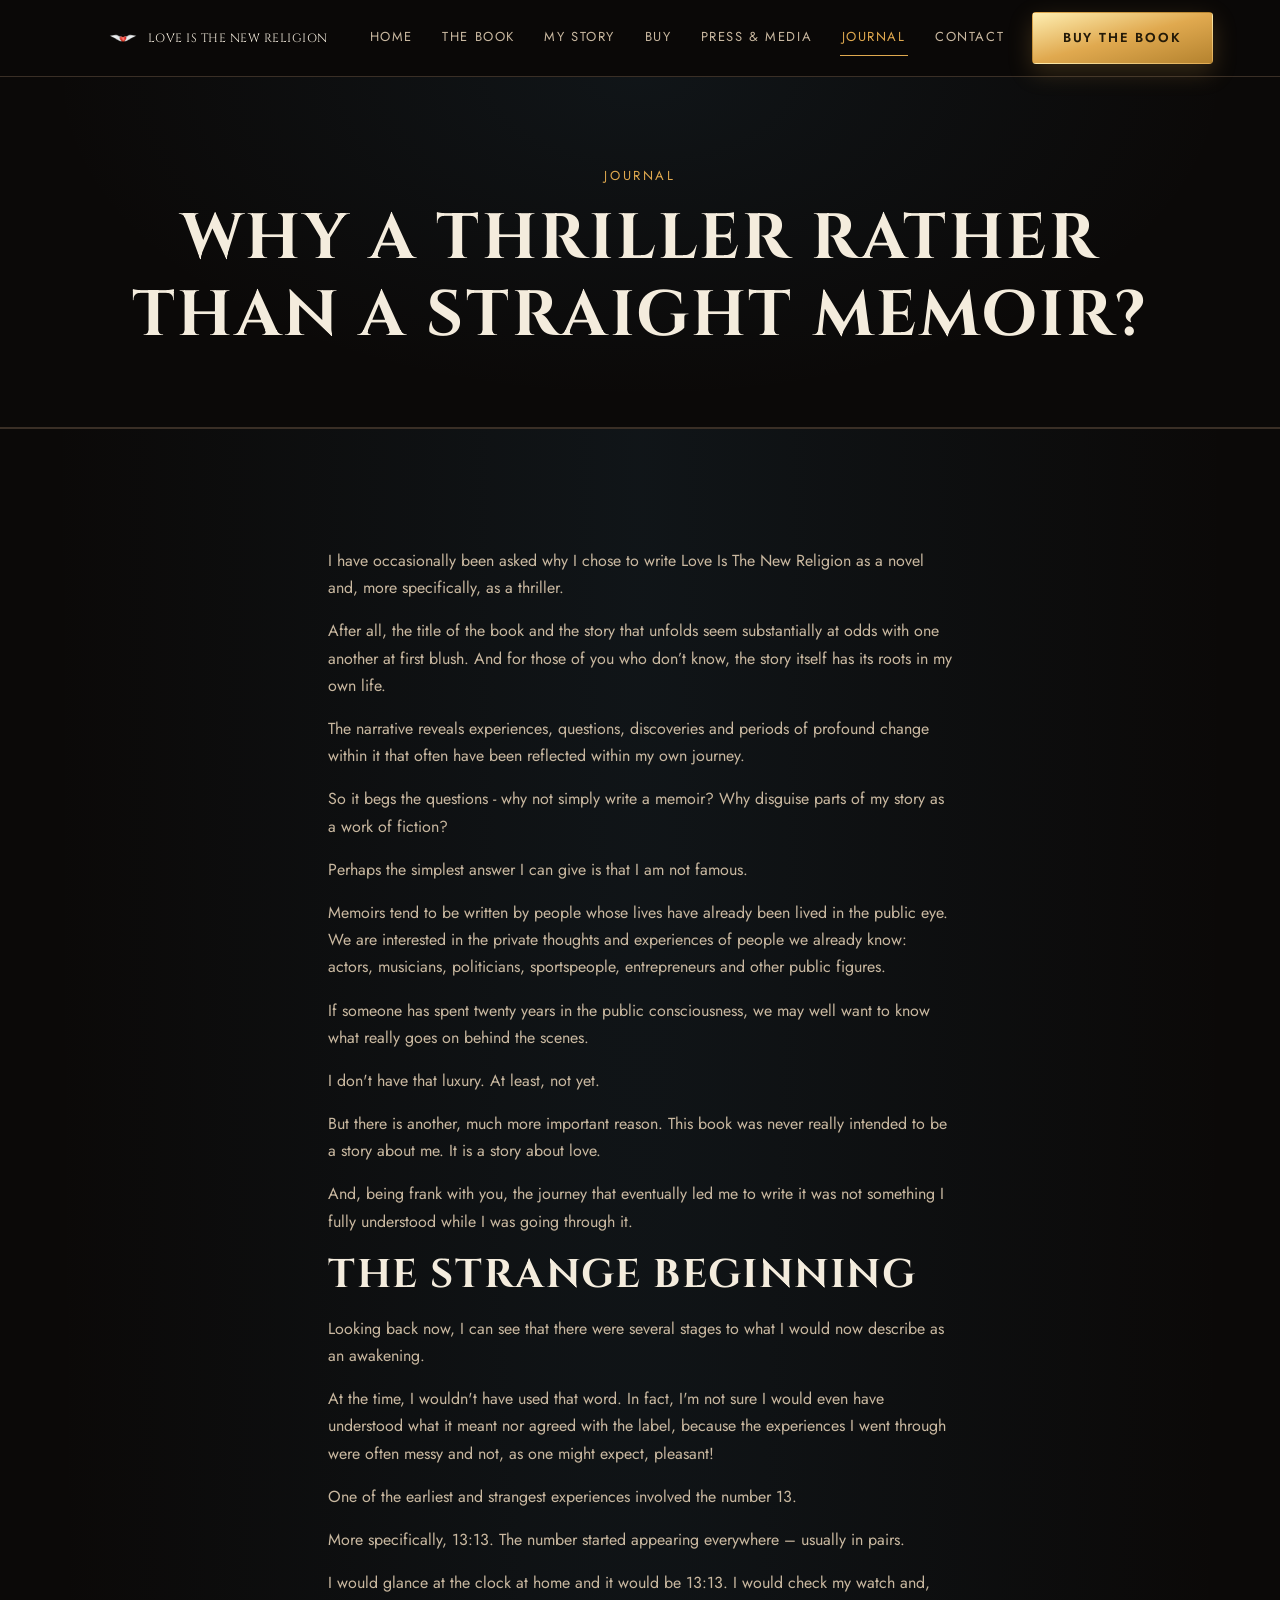
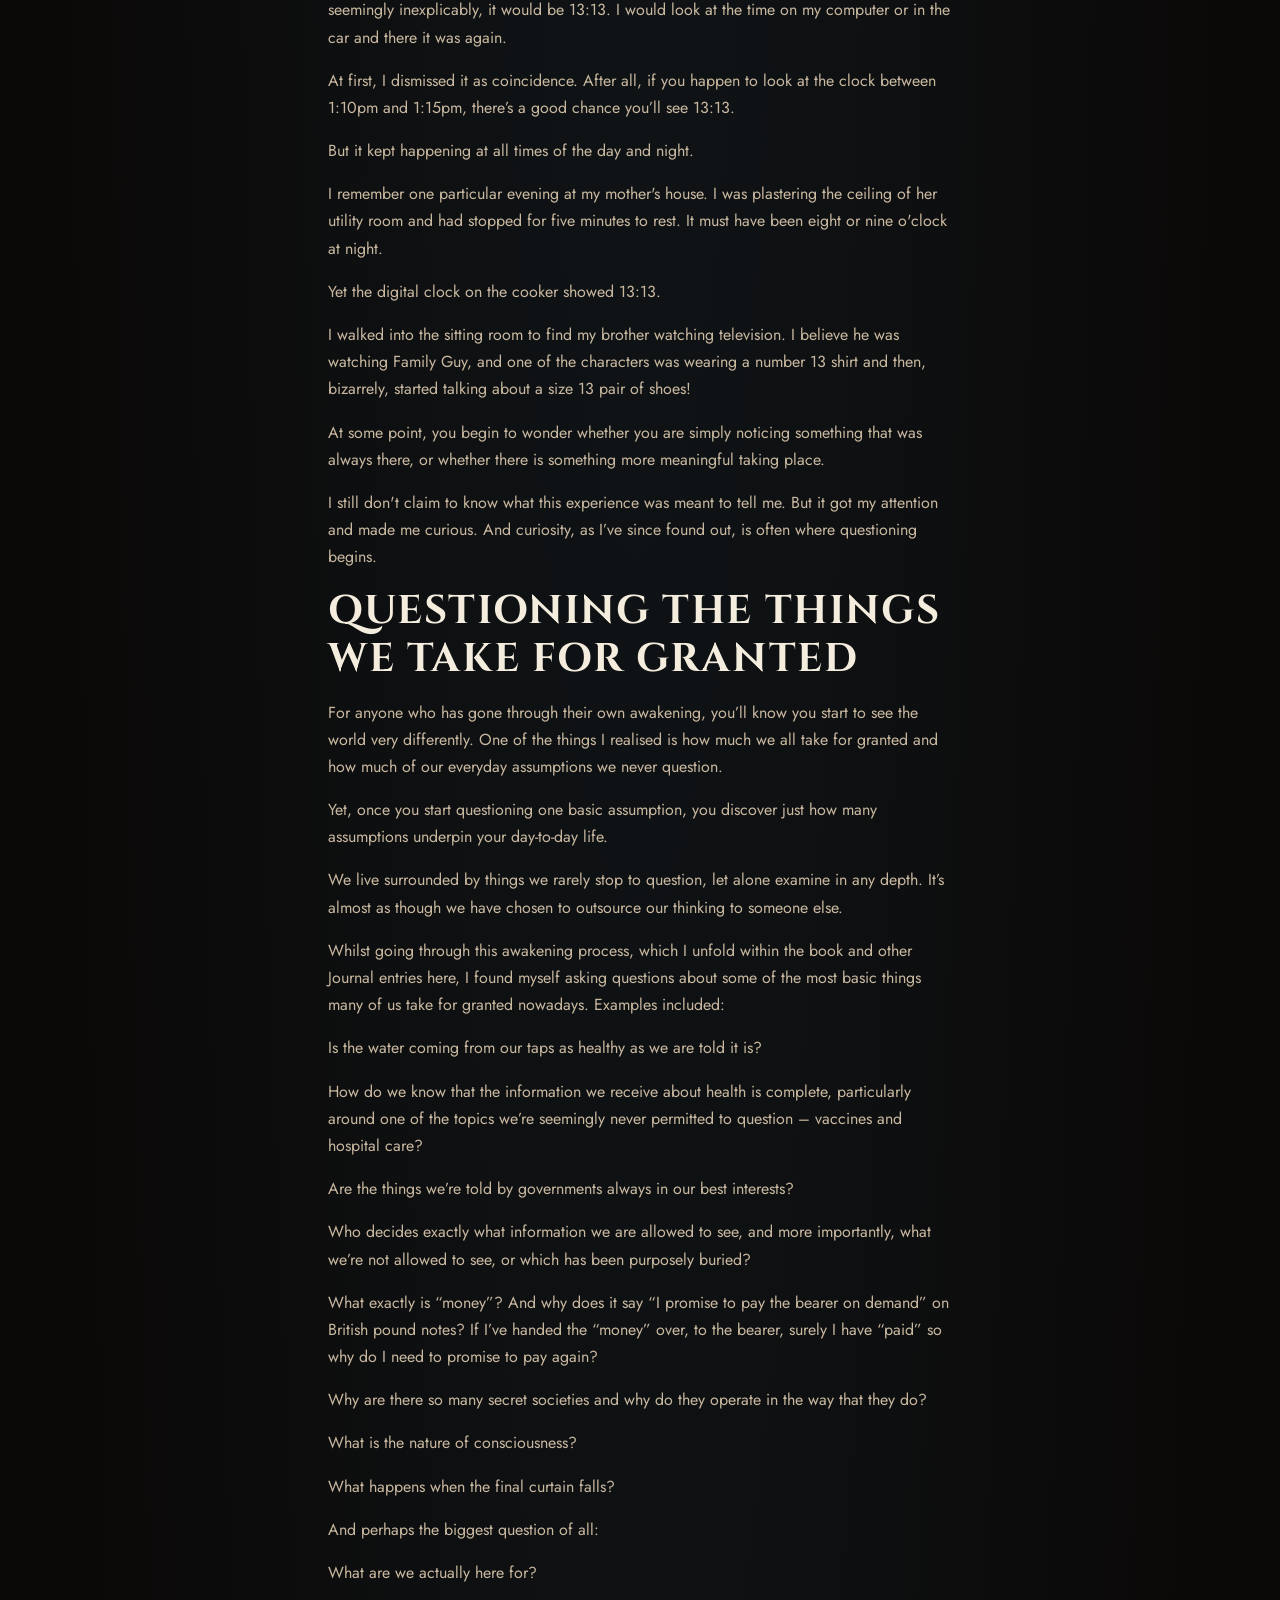
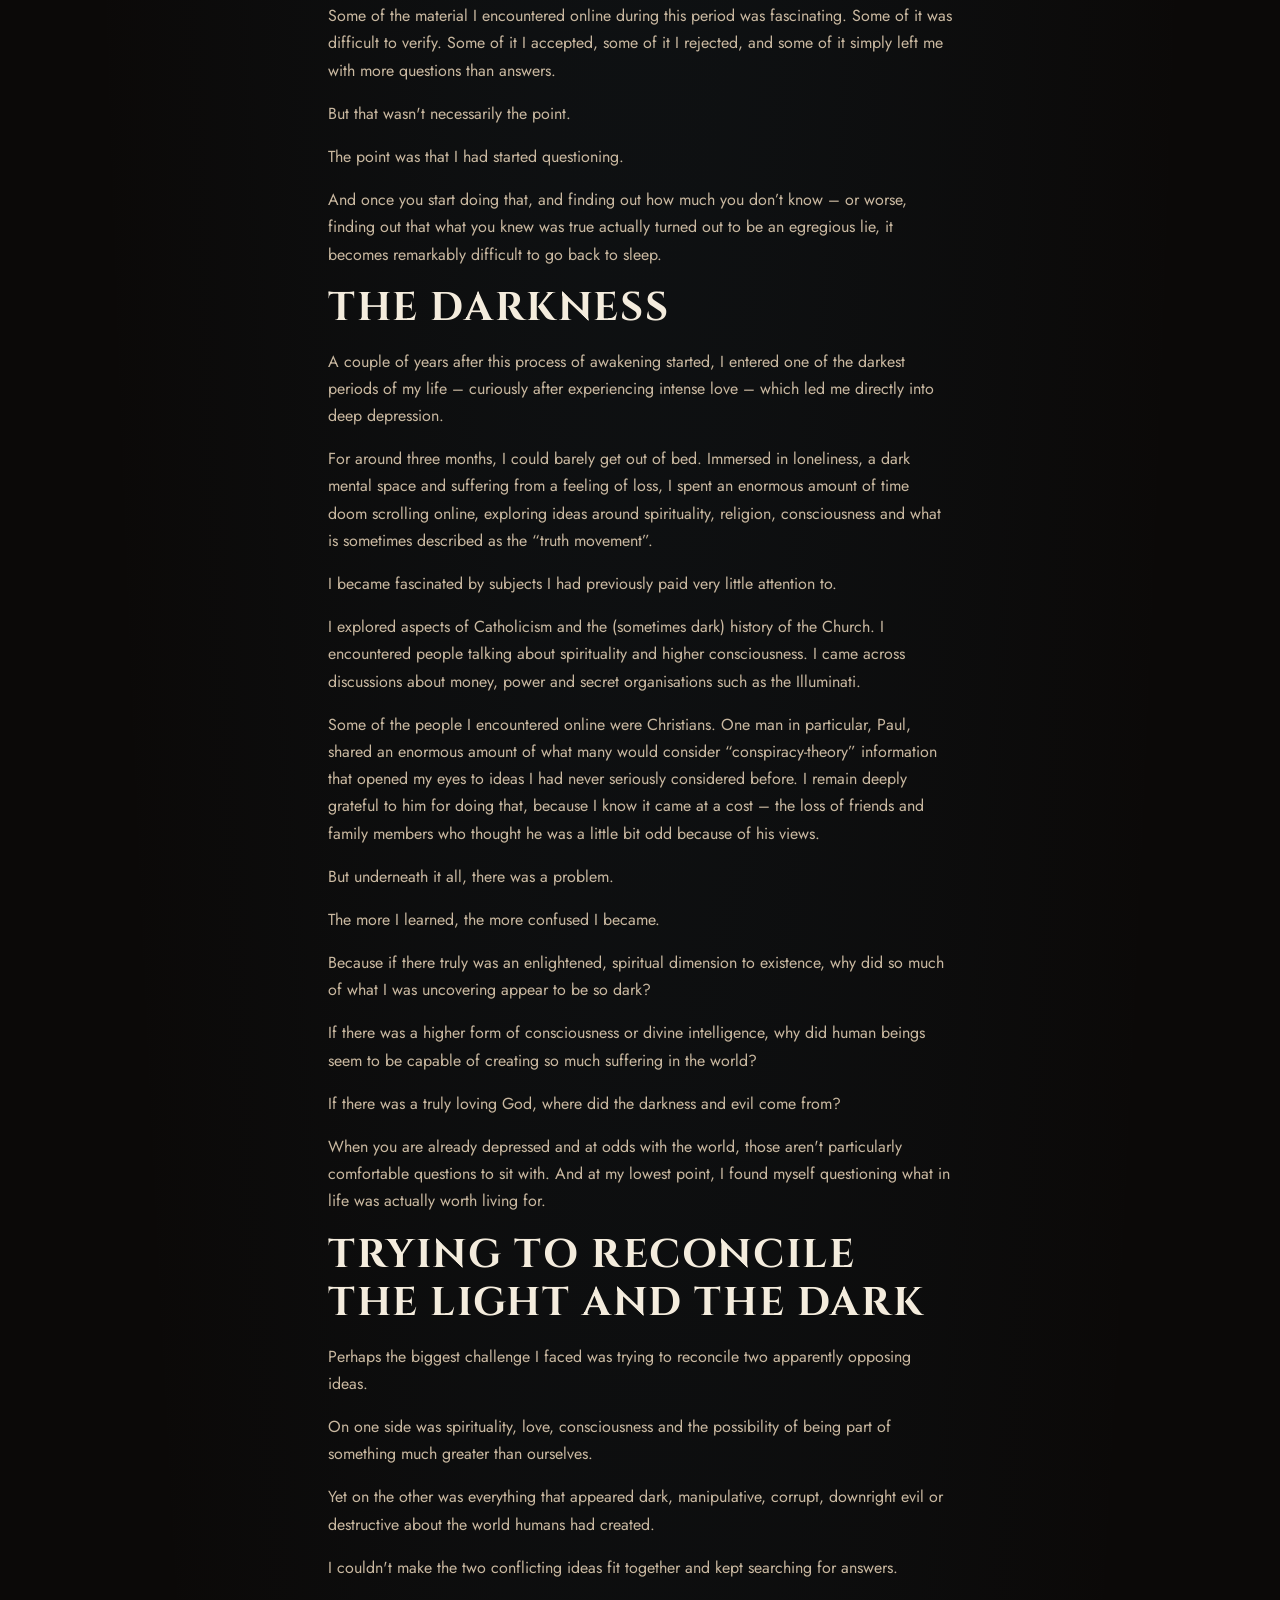
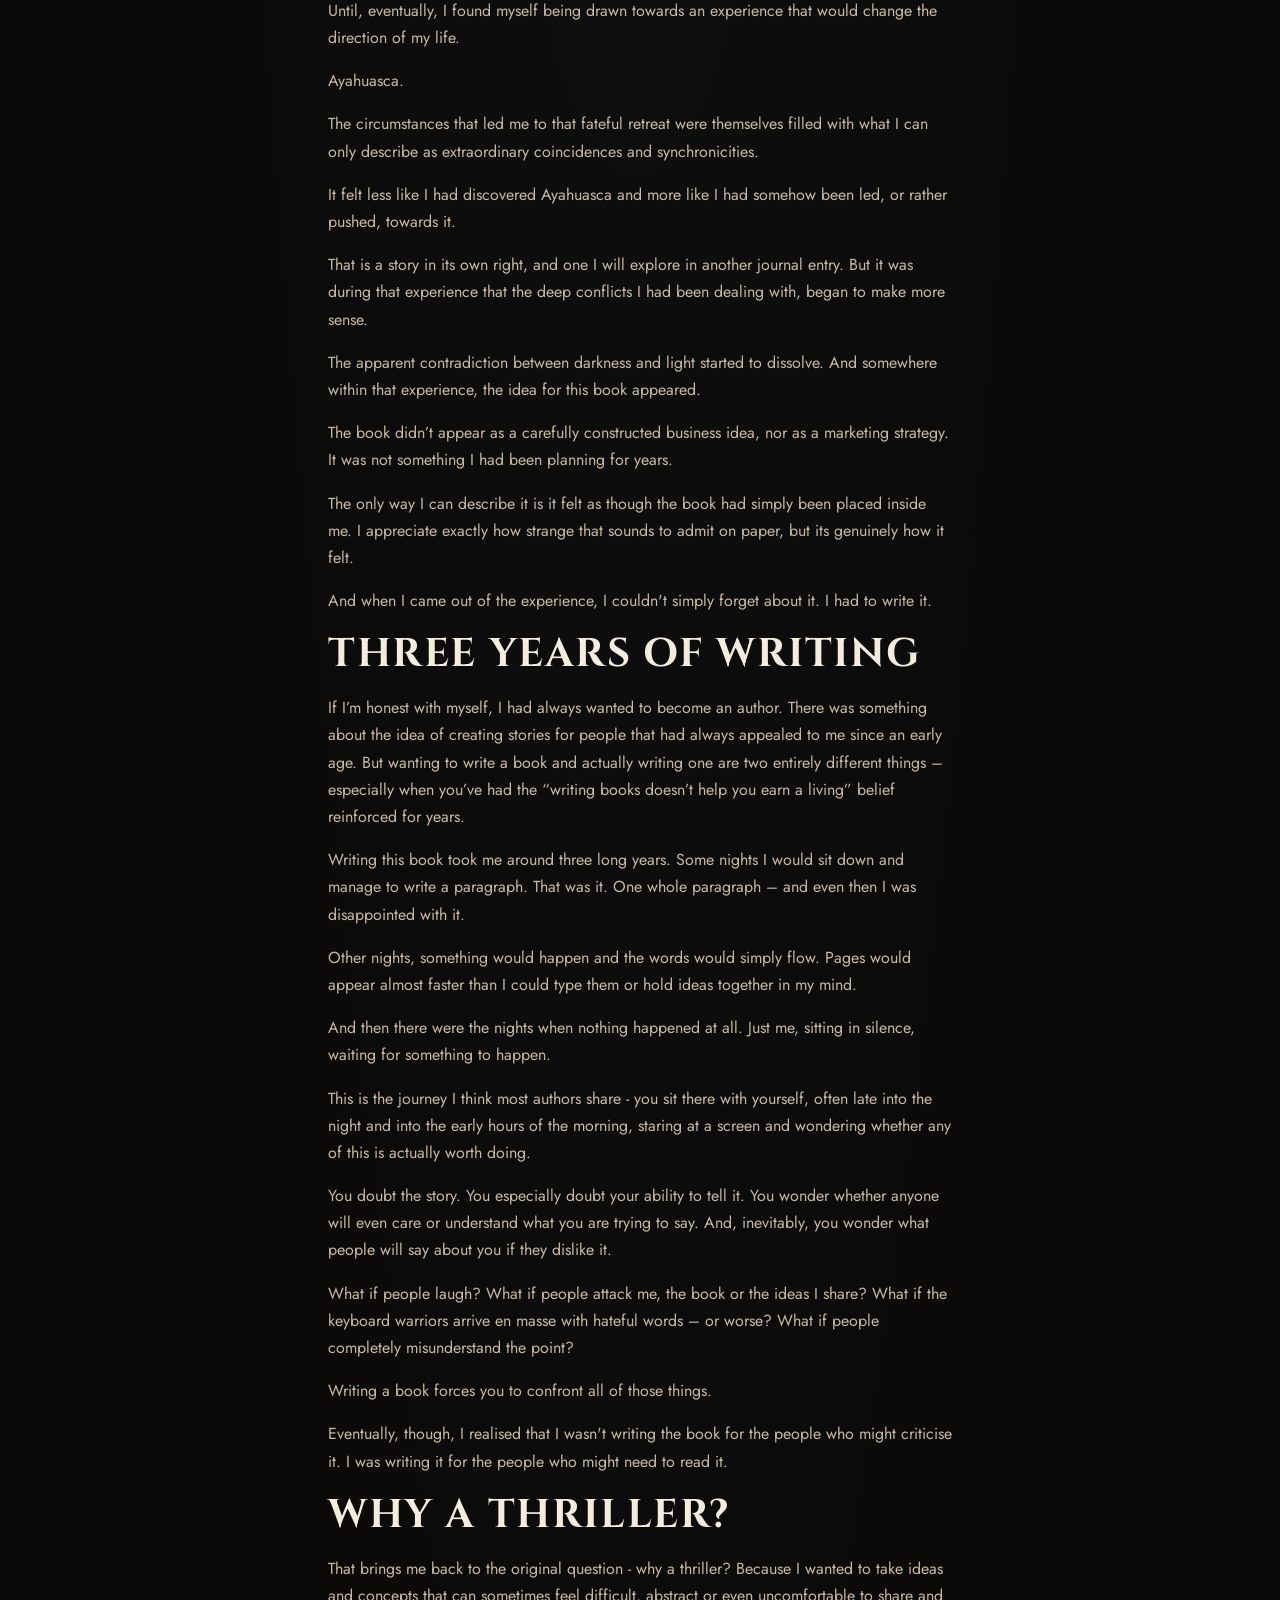
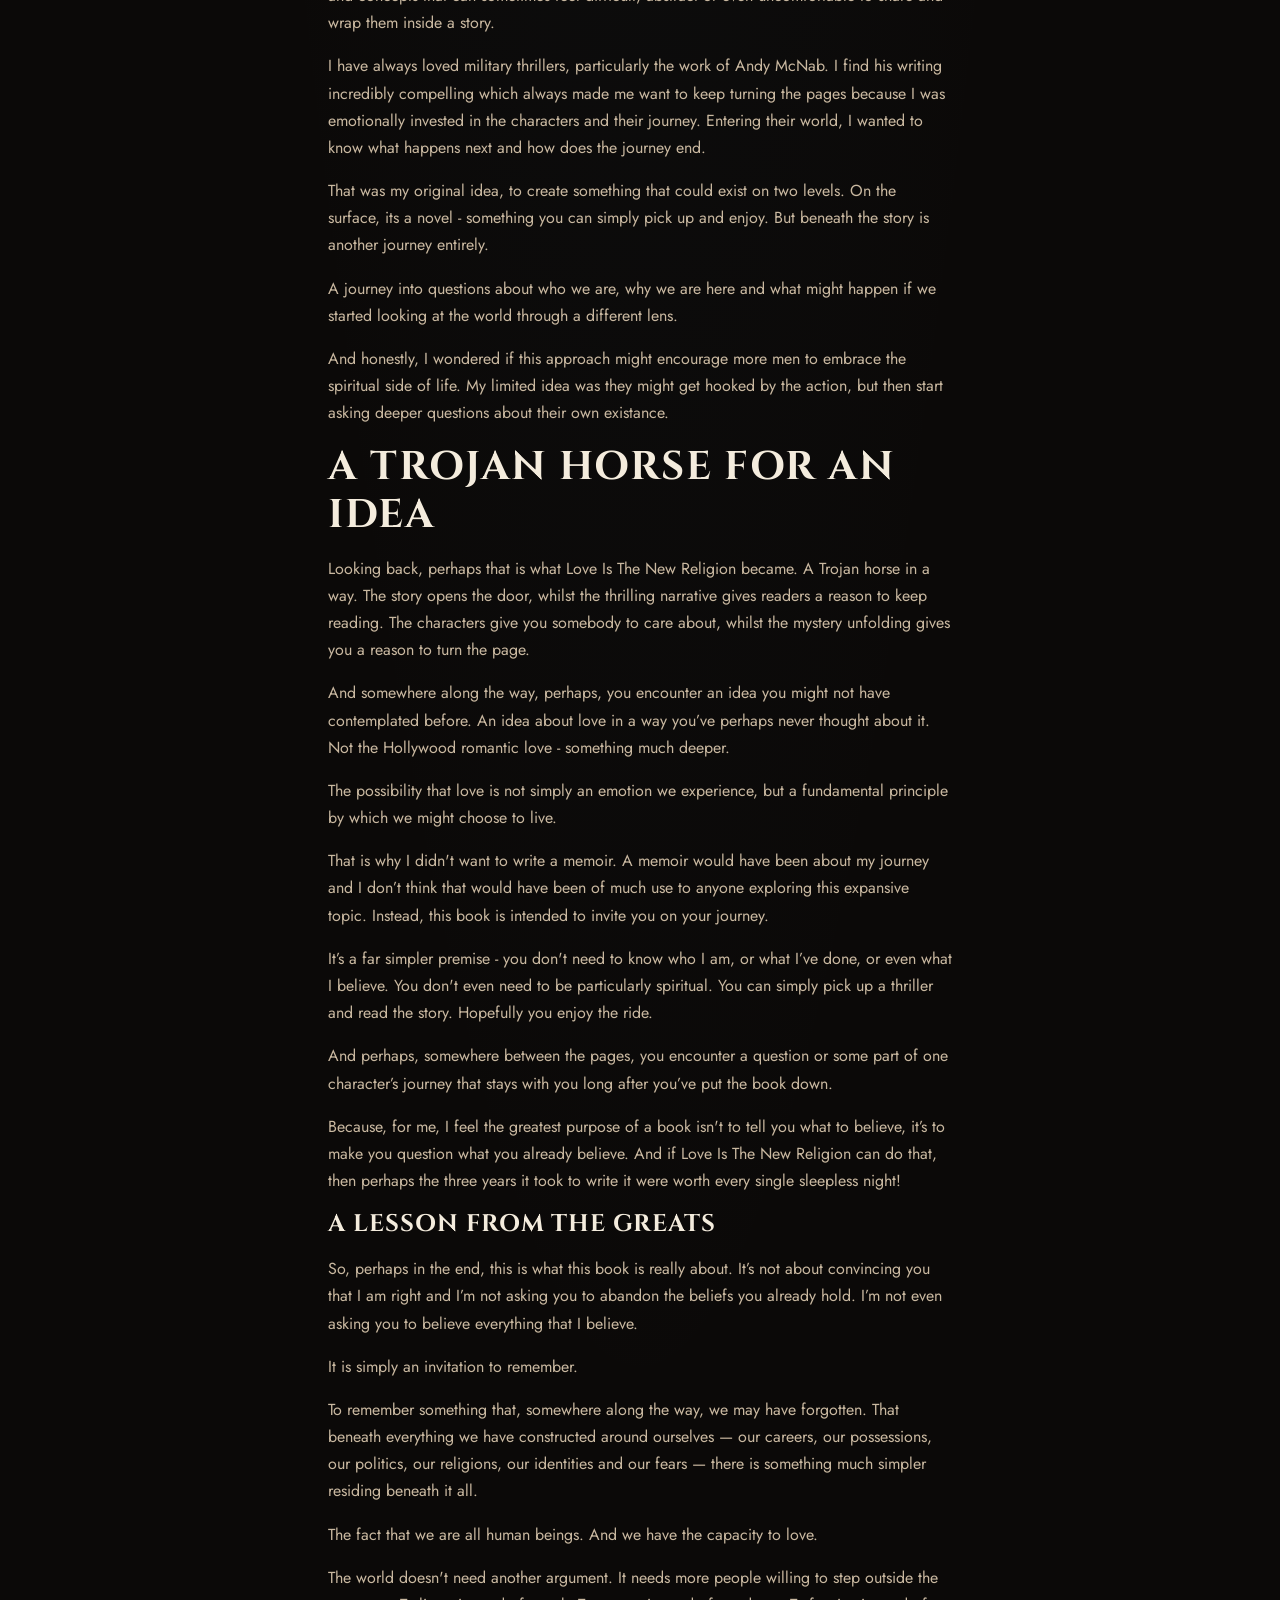
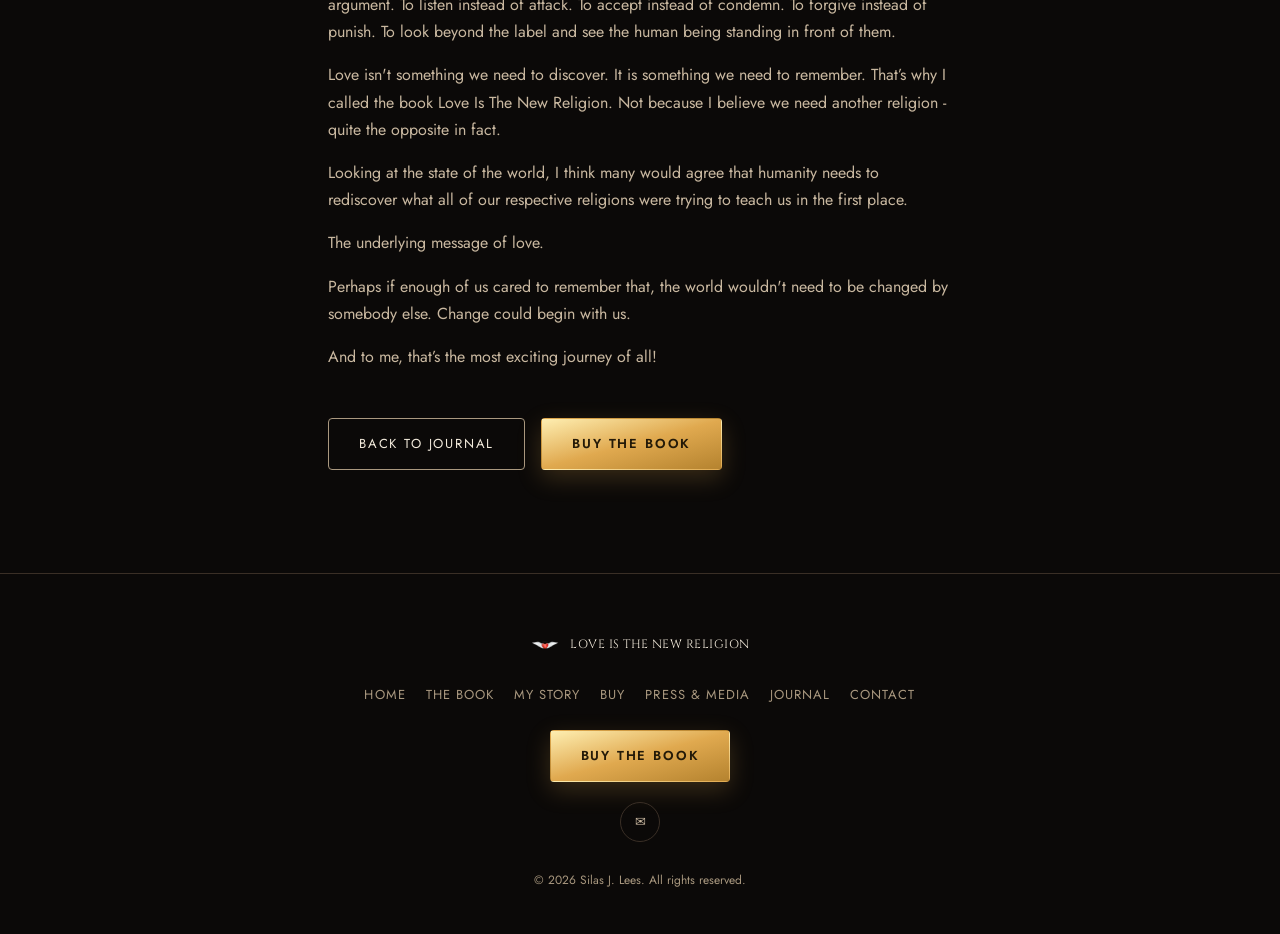
<file: journal-thriller-not-memoir.html>
<!DOCTYPE html>
<html lang="en">
<head>
<meta charset="UTF-8">
<meta name="viewport" content="width=device-width, initial-scale=1.0">
<title>Why a Thriller Rather Than a Straight Memoir? — Journal — Love Is The New Religion</title>
<meta name="description" content="On choosing fiction to tell a true story.">
<link rel="icon" type="image/png" href="assets/img/logo-icon.png">
<link rel="preconnect" href="https://fonts.googleapis.com">
<link rel="preconnect" href="https://fonts.gstatic.com" crossorigin>
<link href="https://fonts.googleapis.com/css2?family=Cinzel:wght@500;600;700&family=Cormorant+Garamond:ital,wght@0,400;0,600;1,400;1,500&family=Jost:wght@400;500;600&display=swap" rel="stylesheet">
<link rel="stylesheet" href="assets/css/style.css">
</head>
<body>
<header class="site-header">
  <div class="wrap">
    <a href="index.html" class="brand">
      <img src="assets/img/logo-icon.png" alt="Winged Heart emblem">
      <span class="brand-text">Love Is The New Religion</span>
    </a>
    <nav class="main-nav">
      <a href="index.html">Home</a>
      <a href="the-book.html">The Book</a>
      <a href="my-story.html">My Story</a>
      <a href="buy.html">Buy</a>
      <a href="press.html">Press & Media</a>
      <a href="journal.html" class="active">Journal</a>
      <a href="contact.html">Contact</a>
      <a href="buy.html" class="btn btn-primary nav-cta">Buy the Book</a>
    </nav>
    <button class="nav-toggle" aria-label="Toggle menu" aria-expanded="false">&#9776;</button>
  </div>
</header>


<section class="page-hero awakening-wash">
  <div class="wrap">
    <p class="eyebrow">Journal</p>
    <h1>Why a Thriller Rather Than a Straight Memoir?</h1>
    
  </div>
</section>

<section class="section awakening-wash">
  <div class="wrap" style="max-width:720px;margin:0 auto;">
    <p>I have occasionally been asked why I chose to write Love Is The New Religion as a novel and, more specifically, as a thriller.</p>
    <p>After all, the title of the book and the story that unfolds seem substantially at odds with one another at first blush. And for those of you who don’t know, the story itself has its roots in my own life.</p>
    <p>The narrative reveals experiences, questions, discoveries and periods of profound change within it that often have been reflected within my own journey.</p>
    <p>So it begs the questions - why not simply write a memoir? Why disguise parts of my story as a work of fiction?</p>
    <p>Perhaps the simplest answer I can give is that I am not famous.</p>
    <p>Memoirs tend to be written by people whose lives have already been lived in the public eye. We are interested in the private thoughts and experiences of people we already know: actors, musicians, politicians, sportspeople, entrepreneurs and other public figures.</p>
    <p>If someone has spent twenty years in the public consciousness, we may well want to know what really goes on behind the scenes.</p>
    <p>I don't have that luxury. At least, not yet.</p>
    <p>But there is another, much more important reason. This book was never really intended to be a story about me. It is a story about love.</p>
    <p>And, being frank with you, the journey that eventually led me to write it was not something I fully understood while I was going through it.</p>
    <h2>The strange beginning</h2>
    <p>Looking back now, I can see that there were several stages to what I would now describe as an awakening.</p>
    <p>At the time, I wouldn't have used that word. In fact, I'm not sure I would even have understood what it meant nor agreed with the label, because the experiences I went through were often messy and not, as one might expect, pleasant!</p>
    <p>One of the earliest and strangest experiences involved the number 13.</p>
    <p>More specifically, 13:13. The number started appearing everywhere – usually in pairs.</p>
    <p>I would glance at the clock at home and it would be 13:13. I would check my watch and, seemingly inexplicably, it would be 13:13. I would look at the time on my computer or in the car and there it was again.</p>
    <p>At first, I dismissed it as coincidence. After all, if you happen to look at the clock between 1:10pm and 1:15pm, there’s a good chance you’ll see 13:13.</p>
    <p>But it kept happening at all times of the day and night.</p>
    <p>I remember one particular evening at my mother's house. I was plastering the ceiling of her utility room and had stopped for five minutes to rest. It must have been eight or nine o'clock at night.</p>
    <p>Yet the digital clock on the cooker showed 13:13.</p>
    <p>I walked into the sitting room to find my brother watching television. I believe he was watching Family Guy, and one of the characters was wearing a number 13 shirt and then, bizarrely, started talking about a size 13 pair of shoes!</p>
    <p>At some point, you begin to wonder whether you are simply noticing something that was always there, or whether there is something more meaningful taking place.</p>
    <p>I still don't claim to know what this experience was meant to tell me. But it got my attention and made me curious. And curiosity, as I’ve since found out, is often where questioning begins.</p>
    <h2>Questioning the things we take for granted</h2>
    <p>For anyone who has gone through their own awakening, you’ll know you start to see the world very differently. One of the things I realised is how much we all take for granted and how much of our everyday assumptions we never question.</p>
    <p>Yet, once you start questioning one basic assumption, you discover just how many assumptions underpin your day-to-day life.</p>
    <p>We live surrounded by things we rarely stop to question, let alone examine in any depth. It’s almost as though we have chosen to outsource our thinking to someone else.</p>
    <p>Whilst going through this awakening process, which I unfold within the book and other Journal entries here, I found myself asking questions about some of the most basic things many of us take for granted nowadays. Examples included:</p>
    <p>Is the water coming from our taps as healthy as we are told it is?</p>
    <p>How do we know that the information we receive about health is complete, particularly around one of the topics we’re seemingly never permitted to question – vaccines and hospital care?</p>
    <p>Are the things we’re told by governments always in our best interests?</p>
    <p>Who decides exactly what information we are allowed to see, and more importantly, what we’re not allowed to see, or which has been purposely buried?</p>
    <p>What exactly is “money”? And why does it say “I promise to pay the bearer on demand” on British pound notes? If I’ve handed the “money” over, to the bearer, surely I have “paid” so why do I need to promise to pay again?</p>
    <p>Why are there so many secret societies and why do they operate in the way that they do?</p>
    <p>What is the nature of consciousness?</p>
    <p>What happens when the final curtain falls?</p>
    <p>And perhaps the biggest question of all:</p>
    <p>What are we actually here for?</p>
    <p>Some of the material I encountered online during this period was fascinating. Some of it was difficult to verify. Some of it I accepted, some of it I rejected, and some of it simply left me with more questions than answers.</p>
    <p>But that wasn't necessarily the point.</p>
    <p>The point was that I had started questioning.</p>
    <p>And once you start doing that, and finding out how much you don’t know – or worse, finding out that what you knew was true actually turned out to be an egregious lie, it becomes remarkably difficult to go back to sleep.</p>
    <h2>The darkness</h2>
    <p>A couple of years after this process of awakening started, I entered one of the darkest periods of my life – curiously after experiencing intense love – which led me directly into deep depression.</p>
    <p>For around three months, I could barely get out of bed. Immersed in loneliness, a dark mental space and suffering from a feeling of loss, I spent an enormous amount of time doom scrolling online, exploring ideas around spirituality, religion, consciousness and what is sometimes described as the “truth movement”.</p>
    <p>I became fascinated by subjects I had previously paid very little attention to.</p>
    <p>I explored aspects of Catholicism and the (sometimes dark) history of the Church. I encountered people talking about spirituality and higher consciousness. I came across discussions about money, power and secret organisations such as the Illuminati.</p>
    <p>Some of the people I encountered online were Christians. One man in particular, Paul, shared an enormous amount of what many would consider “conspiracy-theory” information that opened my eyes to ideas I had never seriously considered before. I remain deeply grateful to him for doing that, because I know it came at a cost – the loss of friends and family members who thought he was a little bit odd because of his views.</p>
    <p>But underneath it all, there was a problem.</p>
    <p>The more I learned, the more confused I became.</p>
    <p>Because if there truly was an enlightened, spiritual dimension to existence, why did so much of what I was uncovering appear to be so dark?</p>
    <p>If there was a higher form of consciousness or divine intelligence, why did human beings seem to be capable of creating so much suffering in the world?</p>
    <p>If there was a truly loving God, where did the darkness and evil come from?</p>
    <p>When you are already depressed and at odds with the world, those aren't particularly comfortable questions to sit with. And at my lowest point, I found myself questioning what in life was actually worth living for.</p>
    <h2>Trying to reconcile the light and the dark</h2>
    <p>Perhaps the biggest challenge I faced was trying to reconcile two apparently opposing ideas.</p>
    <p>On one side was spirituality, love, consciousness and the possibility of being part of something much greater than ourselves.</p>
    <p>Yet on the other was everything that appeared dark, manipulative, corrupt, downright evil or destructive about the world humans had created.</p>
    <p>I couldn't make the two conflicting ideas fit together and kept searching for answers.</p>
    <p>Until, eventually, I found myself being drawn towards an experience that would change the direction of my life.</p>
    <p>Ayahuasca.</p>
    <p>The circumstances that led me to that fateful retreat were themselves filled with what I can only describe as extraordinary coincidences and synchronicities.</p>
    <p>It felt less like I had discovered Ayahuasca and more like I had somehow been led, or rather pushed, towards it.</p>
    <p>That is a story in its own right, and one I will explore in another journal entry. But it was during that experience that the deep conflicts I had been dealing with, began to make more sense.</p>
    <p>The apparent contradiction between darkness and light started to dissolve. And somewhere within that experience, the idea for this book appeared.</p>
    <p>The book didn’t appear as a carefully constructed business idea, nor as a marketing strategy. It was not something I had been planning for years.</p>
    <p>The only way I can describe it is it felt as though the book had simply been placed inside me. I appreciate exactly how strange that sounds to admit on paper, but its genuinely how it felt.</p>
    <p>And when I came out of the experience, I couldn't simply forget about it. I had to write it.</p>
    <h2>Three years of writing</h2>
    <p>If I’m honest with myself, I had always wanted to become an author. There was something about the idea of creating stories for people that had always appealed to me since an early age. But wanting to write a book and actually writing one are two entirely different things – especially when you’ve had the “writing books doesn’t help you earn a living” belief reinforced for years.</p>
    <p>Writing this book took me around three long years. Some nights I would sit down and manage to write a paragraph. That was it. One whole paragraph – and even then I was disappointed with it.</p>
    <p>Other nights, something would happen and the words would simply flow. Pages would appear almost faster than I could type them or hold ideas together in my mind.</p>
    <p>And then there were the nights when nothing happened at all. Just me, sitting in silence, waiting for something to happen.</p>
    <p>This is the journey I think most authors share - you sit there with yourself, often late into the night and into the early hours of the morning, staring at a screen and wondering whether any of this is actually worth doing.</p>
    <p>You doubt the story. You especially doubt your ability to tell it. You wonder whether anyone will even care or understand what you are trying to say. And, inevitably, you wonder what people will say about you if they dislike it.</p>
    <p>What if people laugh? What if people attack me, the book or the ideas I share? What if the keyboard warriors arrive en masse with hateful words – or worse? What if people completely misunderstand the point?</p>
    <p>Writing a book forces you to confront all of those things.</p>
    <p>Eventually, though, I realised that I wasn't writing the book for the people who might criticise it. I was writing it for the people who might need to read it.</p>
    <h2>Why a thriller?</h2>
    <p>That brings me back to the original question - why a thriller? Because I wanted to take ideas and concepts that can sometimes feel difficult, abstract or even uncomfortable to share and wrap them inside a story.</p>
    <p>I have always loved military thrillers, particularly the work of Andy McNab. I find his writing incredibly compelling which always made me want to keep turning the pages because I was emotionally invested in the characters and their journey. Entering their world, I wanted to know what happens next and how does the journey end.</p>
    <p>That was my original idea, to create something that could exist on two levels. On the surface, its a novel - something you can simply pick up and enjoy. But beneath the story is another journey entirely.</p>
    <p>A journey into questions about who we are, why we are here and what might happen if we started looking at the world through a different lens.</p>
    <p>And honestly, I wondered if this approach might encourage more men to embrace the spiritual side of life. My limited idea was they might get hooked by the action, but then start asking deeper questions about their own existance.</p>
    <h2>A Trojan horse for an idea</h2>
    <p>Looking back, perhaps that is what Love Is The New Religion became. A Trojan horse in a way. The story opens the door, whilst the thrilling narrative gives readers a reason to keep reading. The characters give you somebody to care about, whilst the mystery unfolding gives you a reason to turn the page.</p>
    <p>And somewhere along the way, perhaps, you encounter an idea you might not have contemplated before. An idea about love in a way you’ve perhaps never thought about it. Not the Hollywood romantic love - something much deeper.</p>
    <p>The possibility that love is not simply an emotion we experience, but a fundamental principle by which we might choose to live.</p>
    <p>That is why I didn't want to write a memoir. A memoir would have been about my journey and I don’t think that would have been of much use to anyone exploring this expansive topic. Instead, this book is intended to invite you on your journey.</p>
    <p>It’s a far simpler premise - you don't need to know who I am, or what I’ve done, or even what I believe. You don't even need to be particularly spiritual. You can simply pick up a thriller and read the story. Hopefully you enjoy the ride.</p>
    <p>And perhaps, somewhere between the pages, you encounter a question or some part of one character’s journey that stays with you long after you’ve put the book down.</p>
    <p>Because, for me, I feel the greatest purpose of a book isn't to tell you what to believe, it’s to make you question what you already believe. And if Love Is The New Religion can do that, then perhaps the three years it took to write it were worth every single sleepless night!</p>
    <h3>A lesson from the greats</h3>
    <p>So, perhaps in the end, this is what this book is really about. It’s not about convincing you that I am right and I’m not asking you to abandon the beliefs you already hold. I’m not even asking you to believe everything that I believe.</p>
    <p>It is simply an invitation to remember.</p>
    <p>To remember something that, somewhere along the way, we may have forgotten. That beneath everything we have constructed around ourselves — our careers, our possessions, our politics, our religions, our identities and our fears — there is something much simpler residing beneath it all.</p>
    <p>The fact that we are all human beings. And we have the capacity to love.</p>
    <p>The world doesn't need another argument. It needs more people willing to step outside the argument. To listen instead of attack. To accept instead of condemn. To forgive instead of punish. To look beyond the label and see the human being standing in front of them.</p>
    <p>Love isn't something we need to discover. It is something we need to remember. That’s why I called the book Love Is The New Religion. Not because I believe we need another religion - quite the opposite in fact.</p>
    <p>Looking at the state of the world, I think many would agree that humanity needs to rediscover what all of our respective religions were trying to teach us in the first place.</p>
    <p>The underlying message of love.</p>
    <p>Perhaps if enough of us cared to remember that, the world wouldn't need to be changed by somebody else. Change could begin with us.</p>
    <p>And to me, that’s the most exciting journey of all!</p>
    <div style="margin-top:48px;display:flex;gap:16px;flex-wrap:wrap;">
      <a href="journal.html" class="btn btn-secondary">Back to Journal</a>
      <a href="buy.html" class="btn btn-primary">Buy the Book</a>
    </div>
  </div>
</section>
<footer class="site-footer">
  <div class="wrap">
    <a href="index.html" class="brand">
      <img src="assets/img/logo-icon.png" alt="Winged Heart emblem">
      Love Is The New Religion
    </a>
    <nav class="footer-nav">
      <a href="index.html">Home</a>
      <a href="the-book.html">The Book</a>
      <a href="my-story.html">My Story</a>
      <a href="buy.html">Buy</a>
      <a href="press.html">Press & Media</a>
      <a href="journal.html">Journal</a>
      <a href="contact.html">Contact</a>
    </nav>
    <div class="footer-cta">
      <a href="buy.html" class="btn btn-primary">Buy the Book</a>
    </div>
    <div class="social-links">
      <!-- TODO: add real social links once Silas is active on any platforms -->
      <a href="mailto:love@loveisthenewreligion.com" aria-label="Email">&#9993;</a>
    </div>
    <p class="footer-meta" style="margin-top:28px;">&copy; <span id="year"></span> Silas J. Lees. All rights reserved.</p>
  </div>
</footer>
<script>document.getElementById('year').textContent = new Date().getFullYear();</script>
<script src="assets/js/main.js"></script>
</body>
</html>
</file>
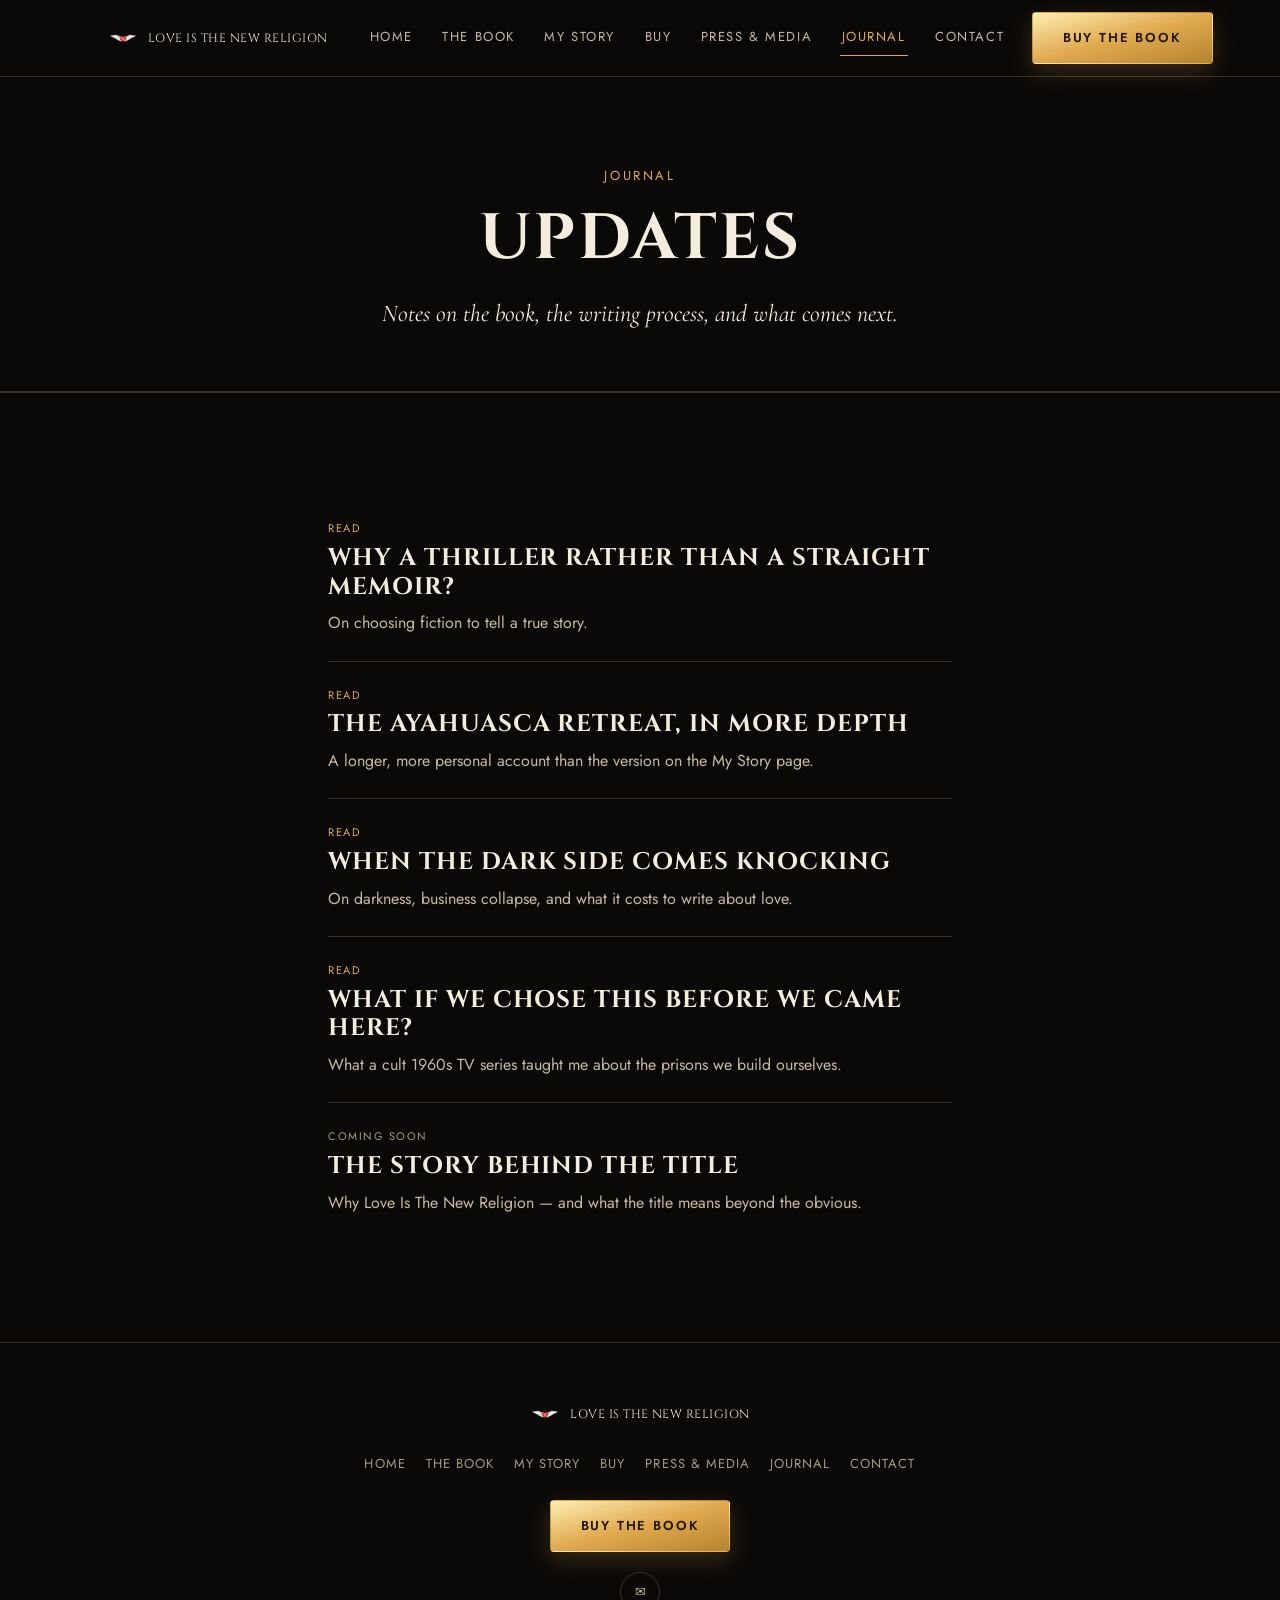
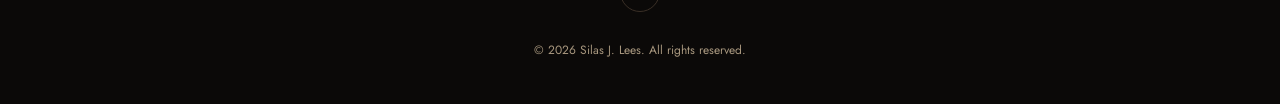
<file: journal.html>
<!DOCTYPE html>
<html lang="en">
<head>
<meta charset="UTF-8">
<meta name="viewport" content="width=device-width, initial-scale=1.0">
<title>Journal — Love Is The New Religion</title>
<meta name="description" content="Updates from Silas J. Lees on the writing of Love Is The New Religion, and what's next.">
<link rel="icon" type="image/png" href="assets/img/logo-icon.png">
<link rel="preconnect" href="https://fonts.googleapis.com">
<link rel="preconnect" href="https://fonts.gstatic.com" crossorigin>
<link href="https://fonts.googleapis.com/css2?family=Cinzel:wght@500;600;700&family=Cormorant+Garamond:ital,wght@0,400;0,600;1,400;1,500&family=Jost:wght@400;500;600&display=swap" rel="stylesheet">
<link rel="stylesheet" href="assets/css/style.css">
</head>
<body>
<header class="site-header">
  <div class="wrap">
    <a href="index.html" class="brand">
      <img src="assets/img/logo-icon.png" alt="Winged Heart emblem">
      <span class="brand-text">Love Is The New Religion</span>
    </a>
    <nav class="main-nav">
      <a href="index.html">Home</a>
      <a href="the-book.html">The Book</a>
      <a href="my-story.html">My Story</a>
      <a href="buy.html">Buy</a>
      <a href="press.html">Press & Media</a>
      <a href="journal.html" class="active">Journal</a>
      <a href="contact.html">Contact</a>
      <a href="buy.html" class="btn btn-primary nav-cta">Buy the Book</a>
    </nav>
    <button class="nav-toggle" aria-label="Toggle menu" aria-expanded="false">&#9776;</button>
  </div>
</header>


<section class="page-hero">
  <div class="wrap">
    <p class="eyebrow">Journal</p>
    <h1>Updates</h1>
    <p class="lead">Notes on the book, the writing process, and what comes next.</p>
  </div>
</section>

<section class="section">
  <div class="wrap" style="max-width:720px;margin:0 auto;">
    <div class="journal-post">
      <div class="journal-status journal-status-live">Read</div>
      <h3 style="margin:6px 0 8px;"><a href="journal-thriller-not-memoir.html" style="color:inherit;">Why a Thriller Rather Than a Straight Memoir?</a></h3>
      <p style="margin:0;">On choosing fiction to tell a true story.</p>
    </div>
    <div class="journal-post">
      <div class="journal-status journal-status-live">Read</div>
      <h3 style="margin:6px 0 8px;"><a href="journal-ayahuasca-in-depth.html" style="color:inherit;">The Ayahuasca Retreat, in More Depth</a></h3>
      <p style="margin:0;">A longer, more personal account than the version on the My Story page.</p>
    </div>
    <div class="journal-post">
      <div class="journal-status journal-status-live">Read</div>
      <h3 style="margin:6px 0 8px;"><a href="journal-dark-side.html" style="color:inherit;">When the Dark Side Comes Knocking</a></h3>
      <p style="margin:0;">On darkness, business collapse, and what it costs to write about love.</p>
    </div>
    <div class="journal-post">
      <div class="journal-status journal-status-live">Read</div>
      <h3 style="margin:6px 0 8px;"><a href="journal-the-prisoner.html" style="color:inherit;">What If We Chose This Before We Came Here?</a></h3>
      <p style="margin:0;">What a cult 1960s TV series taught me about the prisons we build ourselves.</p>
    </div>
    <div class="journal-post">
      <div class="journal-status">Coming Soon</div>
      <h3 style="margin:6px 0 8px;">The Story Behind the Title</h3>
      <p style="margin:0;">Why Love Is The New Religion &mdash; and what the title means beyond the obvious.</p>
    </div>
  </div>
</section>
<footer class="site-footer">
  <div class="wrap">
    <a href="index.html" class="brand">
      <img src="assets/img/logo-icon.png" alt="Winged Heart emblem">
      Love Is The New Religion
    </a>
    <nav class="footer-nav">
      <a href="index.html">Home</a>
      <a href="the-book.html">The Book</a>
      <a href="my-story.html">My Story</a>
      <a href="buy.html">Buy</a>
      <a href="press.html">Press & Media</a>
      <a href="journal.html">Journal</a>
      <a href="contact.html">Contact</a>
    </nav>
    <div class="footer-cta">
      <a href="buy.html" class="btn btn-primary">Buy the Book</a>
    </div>
    <div class="social-links">
      <!-- TODO: add real social links once Silas is active on any platforms -->
      <a href="mailto:love@loveisthenewreligion.com" aria-label="Email">&#9993;</a>
    </div>
    <p class="footer-meta" style="margin-top:28px;">&copy; <span id="year"></span> Silas J. Lees. All rights reserved.</p>
  </div>
</footer>
<script>document.getElementById('year').textContent = new Date().getFullYear();</script>
<script src="assets/js/main.js"></script>
</body>
</html>
</file>
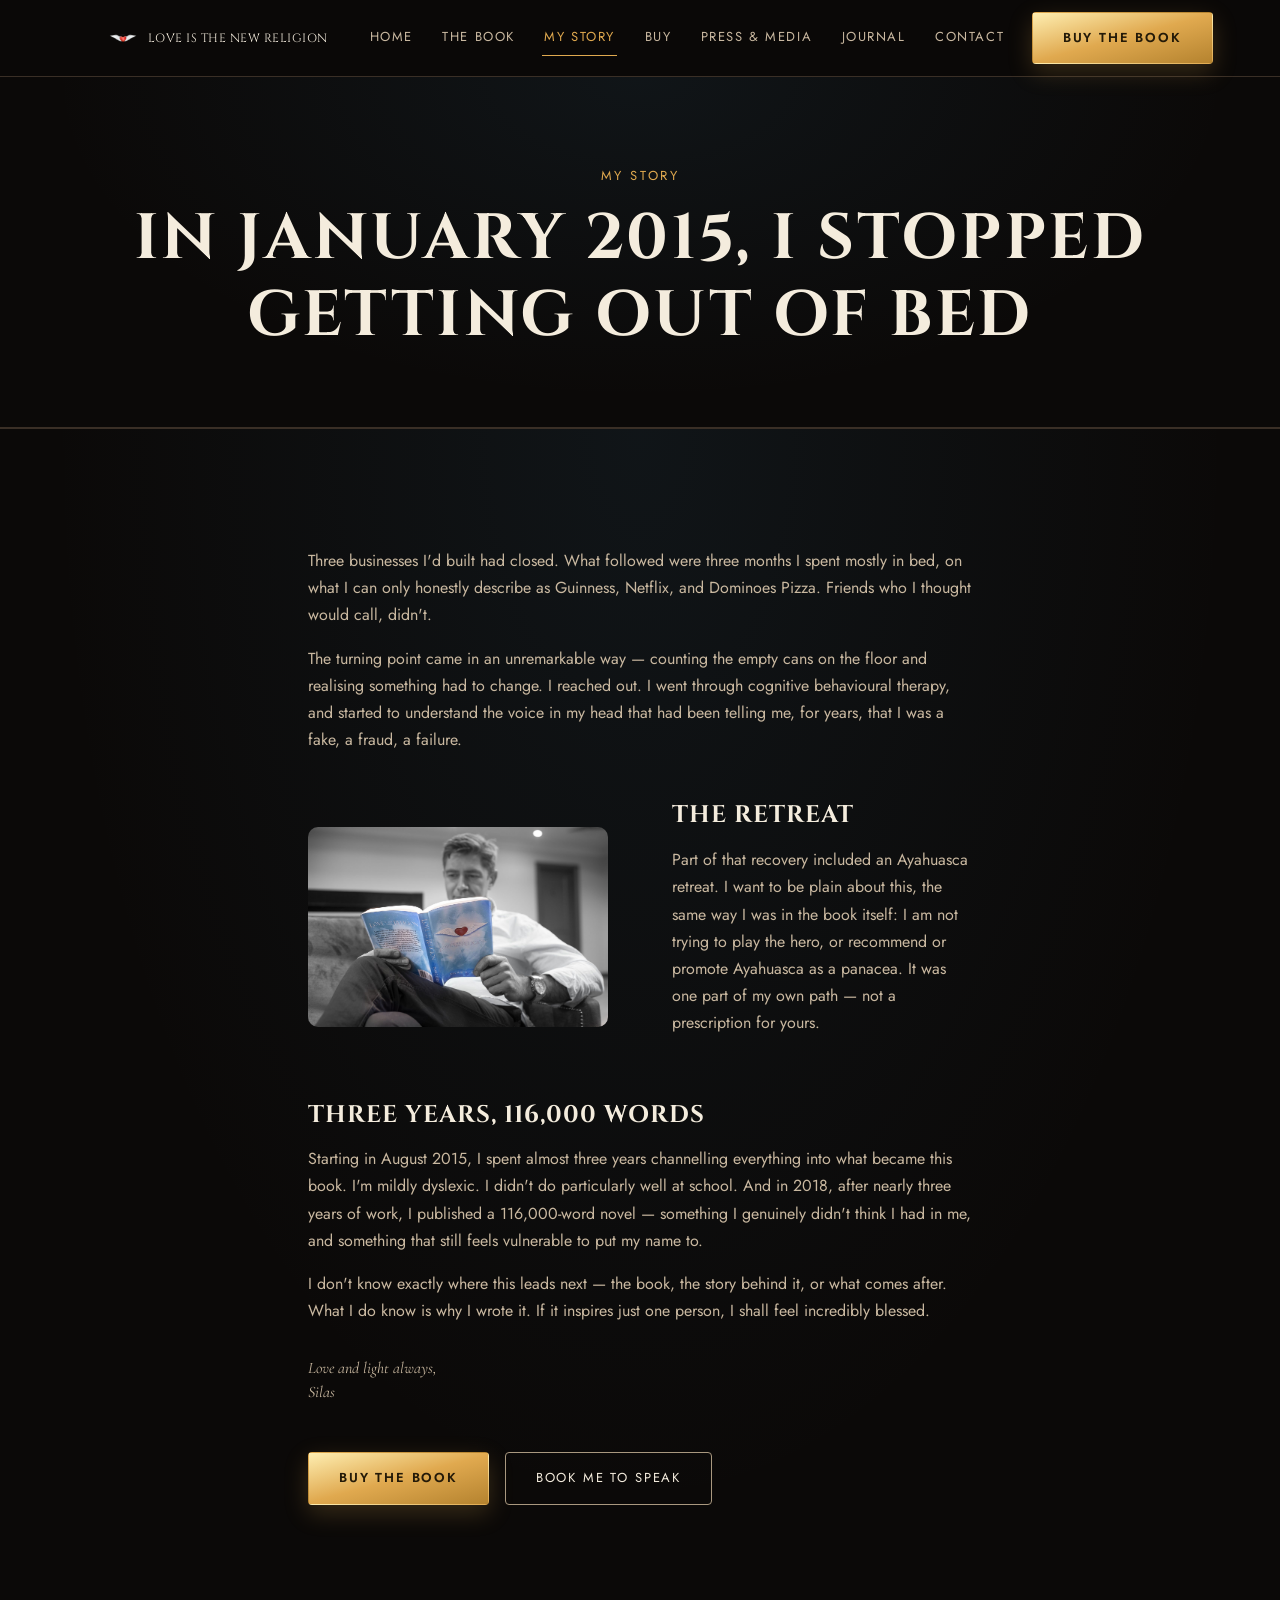
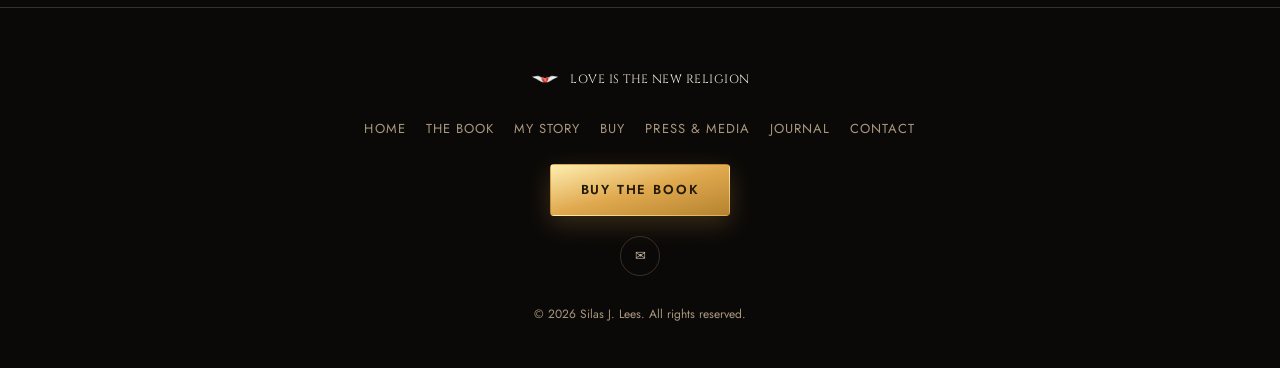
<file: my-story.html>
<!DOCTYPE html>
<html lang="en">
<head>
<meta charset="UTF-8">
<meta name="viewport" content="width=device-width, initial-scale=1.0">
<title>My Story — Silas J. Lees</title>
<meta name="description" content="From three months in bed to a published novelist: Silas J. Lees on the breakdown, the recovery, and the three years spent writing Love Is The New Religion.">
<link rel="icon" type="image/png" href="assets/img/logo-icon.png">
<link rel="preconnect" href="https://fonts.googleapis.com">
<link rel="preconnect" href="https://fonts.gstatic.com" crossorigin>
<link href="https://fonts.googleapis.com/css2?family=Cinzel:wght@500;600;700&family=Cormorant+Garamond:ital,wght@0,400;0,600;1,400;1,500&family=Jost:wght@400;500;600&display=swap" rel="stylesheet">
<link rel="stylesheet" href="assets/css/style.css">
</head>
<body>
<header class="site-header">
  <div class="wrap">
    <a href="index.html" class="brand">
      <img src="assets/img/logo-icon.png" alt="Winged Heart emblem">
      <span class="brand-text">Love Is The New Religion</span>
    </a>
    <nav class="main-nav">
      <a href="index.html">Home</a>
      <a href="the-book.html">The Book</a>
      <a href="my-story.html" class="active">My Story</a>
      <a href="buy.html">Buy</a>
      <a href="press.html">Press & Media</a>
      <a href="journal.html">Journal</a>
      <a href="contact.html">Contact</a>
      <a href="buy.html" class="btn btn-primary nav-cta">Buy the Book</a>
    </nav>
    <button class="nav-toggle" aria-label="Toggle menu" aria-expanded="false">&#9776;</button>
  </div>
</header>


<section class="page-hero awakening-wash">
  <div class="wrap">
    <p class="eyebrow">My Story</p>
    <h1>In January 2015, I Stopped Getting Out of Bed</h1>
  </div>
</section>

<section class="section awakening-wash">
  <div class="wrap" style="max-width:760px;margin:0 auto;">
    <!--
      Draft built from the arc and verbatim fragments in the LITNR Website Outline brief.
      This is NOT the full manuscript Introduction. If Silas has the complete essay text
      he wants used verbatim, drop it in here in place of this draft.
    -->
    <p>Three businesses I'd built had closed. What followed were three months I spent mostly in bed, on what I can only honestly describe as Guinness, Netflix, and Dominoes Pizza. Friends who I thought would call, didn't.</p>

    <p>The turning point came in an unremarkable way &mdash; counting the empty cans on the floor and realising something had to change. I reached out. I went through cognitive behavioural therapy, and started to understand the voice in my head that had been telling me, for years, that I was a fake, a fraud, a failure.</p>

    <div class="two-col" style="margin:48px 0;">
      <div class="two-col-img">
        <img src="assets/img/author-photo-bw.jpg" alt="Silas J. Lees">
      </div>
      <div>
        <h3>The Retreat</h3>
        <p>Part of that recovery included an Ayahuasca retreat. I want to be plain about this, the same way I was in the book itself: I am not trying to play the hero, or recommend or promote Ayahuasca as a panacea. It was one part of my own path &mdash; not a prescription for yours.</p>
      </div>
    </div>

    <h3>Three Years, 116,000 Words</h3>
    <p>Starting in August 2015, I spent almost three years channelling everything into what became this book. I'm mildly dyslexic. I didn't do particularly well at school. And in 2018, after nearly three years of work, I published a 116,000-word novel &mdash; something I genuinely didn't think I had in me, and something that still feels vulnerable to put my name to.</p>

    <p>I don't know exactly where this leads next &mdash; the book, the story behind it, or what comes after. What I do know is why I wrote it. If it inspires just one person, I shall feel incredibly blessed.</p>

    <p class="editorial" style="margin-top:32px;">Love and light always,<br>Silas</p>

    <div style="margin-top:48px;display:flex;gap:16px;flex-wrap:wrap;">
      <a href="buy.html" class="btn btn-primary">Buy the Book</a>
      <a href="contact.html" class="btn btn-secondary">Book Me to Speak</a>
    </div>
  </div>
</section>
<footer class="site-footer">
  <div class="wrap">
    <a href="index.html" class="brand">
      <img src="assets/img/logo-icon.png" alt="Winged Heart emblem">
      Love Is The New Religion
    </a>
    <nav class="footer-nav">
      <a href="index.html">Home</a>
      <a href="the-book.html">The Book</a>
      <a href="my-story.html">My Story</a>
      <a href="buy.html">Buy</a>
      <a href="press.html">Press & Media</a>
      <a href="journal.html">Journal</a>
      <a href="contact.html">Contact</a>
    </nav>
    <div class="footer-cta">
      <a href="buy.html" class="btn btn-primary">Buy the Book</a>
    </div>
    <div class="social-links">
      <!-- TODO: add real social links once Silas is active on any platforms -->
      <a href="mailto:love@loveisthenewreligion.com" aria-label="Email">&#9993;</a>
    </div>
    <p class="footer-meta" style="margin-top:28px;">&copy; <span id="year"></span> Silas J. Lees. All rights reserved.</p>
  </div>
</footer>
<script>document.getElementById('year').textContent = new Date().getFullYear();</script>
<script src="assets/js/main.js"></script>
</body>
</html>
</file>
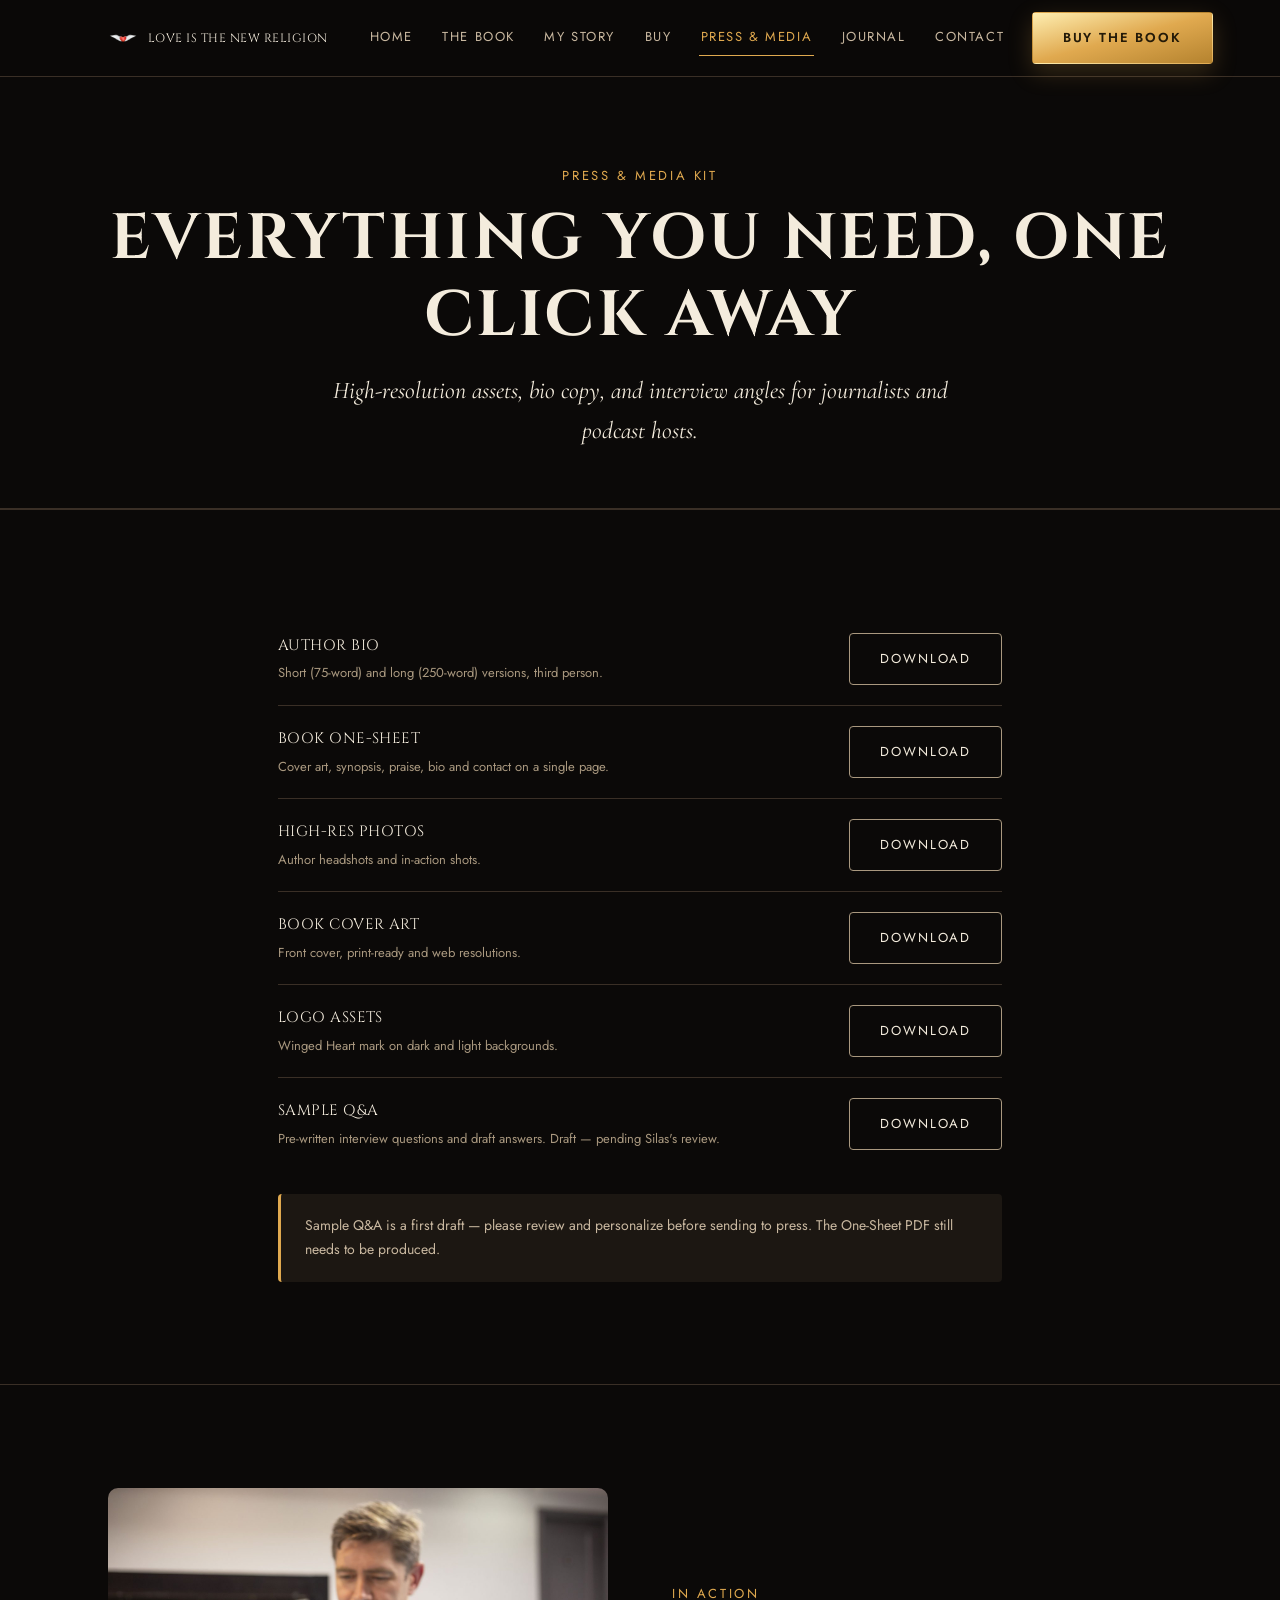
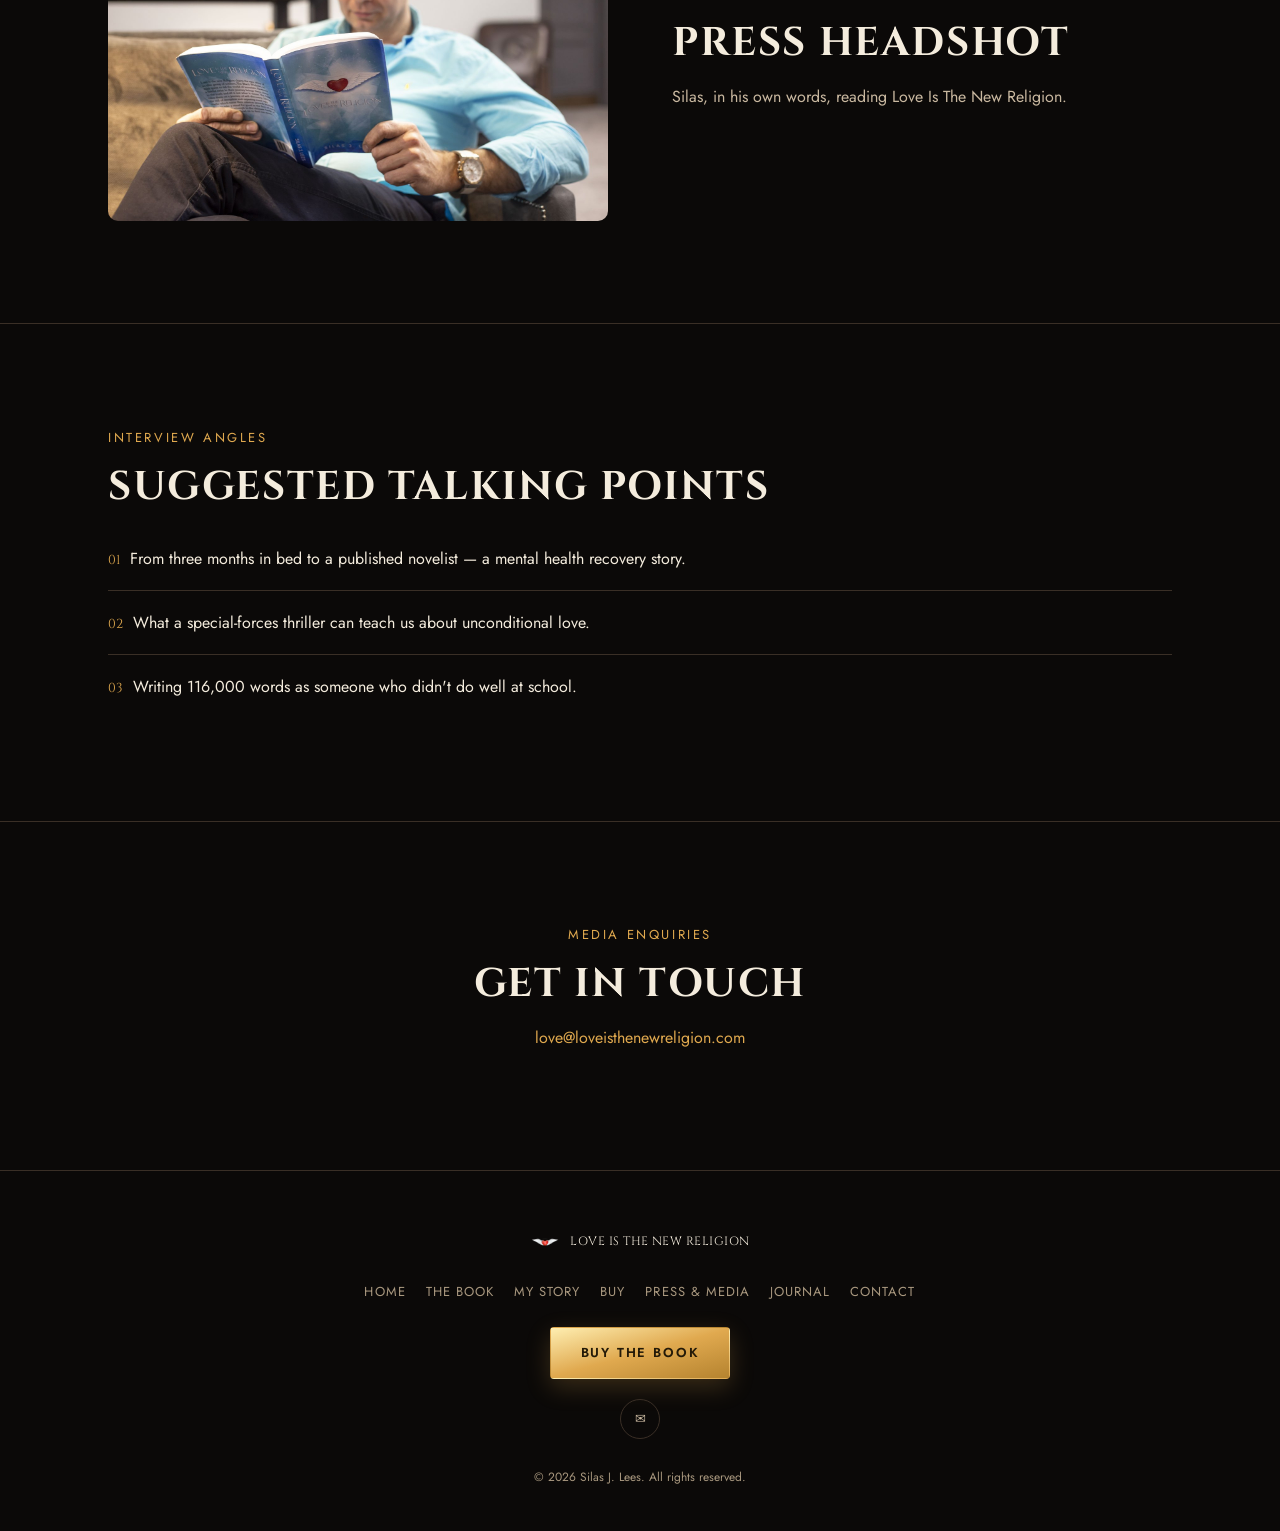
<file: press.html>
<!DOCTYPE html>
<html lang="en">
<head>
<meta charset="UTF-8">
<meta name="viewport" content="width=device-width, initial-scale=1.0">
<title>Press & Media Kit — Love Is The New Religion</title>
<meta name="description" content="Downloadable press kit for Love Is The New Religion by Silas J. Lees: author bio, photos, cover art, logo assets, and interview angles.">
<link rel="icon" type="image/png" href="assets/img/logo-icon.png">
<link rel="preconnect" href="https://fonts.googleapis.com">
<link rel="preconnect" href="https://fonts.gstatic.com" crossorigin>
<link href="https://fonts.googleapis.com/css2?family=Cinzel:wght@500;600;700&family=Cormorant+Garamond:ital,wght@0,400;0,600;1,400;1,500&family=Jost:wght@400;500;600&display=swap" rel="stylesheet">
<link rel="stylesheet" href="assets/css/style.css">
</head>
<body>
<header class="site-header">
  <div class="wrap">
    <a href="index.html" class="brand">
      <img src="assets/img/logo-icon.png" alt="Winged Heart emblem">
      <span class="brand-text">Love Is The New Religion</span>
    </a>
    <nav class="main-nav">
      <a href="index.html">Home</a>
      <a href="the-book.html">The Book</a>
      <a href="my-story.html">My Story</a>
      <a href="buy.html">Buy</a>
      <a href="press.html" class="active">Press & Media</a>
      <a href="journal.html">Journal</a>
      <a href="contact.html">Contact</a>
      <a href="buy.html" class="btn btn-primary nav-cta">Buy the Book</a>
    </nav>
    <button class="nav-toggle" aria-label="Toggle menu" aria-expanded="false">&#9776;</button>
  </div>
</header>


<section class="page-hero">
  <div class="wrap">
    <p class="eyebrow">Press &amp; Media Kit</p>
    <h1>Everything You Need, One Click Away</h1>
    <p class="lead">High-resolution assets, bio copy, and interview angles for journalists and podcast hosts.</p>
  </div>
</section>

<section class="section">
  <div class="wrap" style="max-width:820px;margin:0 auto;">
    <div class="press-item">
      <div>
        <div class="press-item-name">Author Bio</div>
        <div class="press-item-desc">Short (75-word) and long (250-word) versions, third person.</div>
      </div>
      <a href="assets/img/press/author-bio.txt" download class="btn btn-secondary">Download</a>
    </div>
    <div class="press-item">
      <div>
        <div class="press-item-name">Book One-Sheet</div>
        <div class="press-item-desc">Cover art, synopsis, praise, bio and contact on a single page.</div>
      </div>
      <a href="assets/press-pending/pending.txt" download class="btn btn-secondary">Download</a>
    </div>
    <div class="press-item">
      <div>
        <div class="press-item-name">High-Res Photos</div>
        <div class="press-item-desc">Author headshots and in-action shots.</div>
      </div>
      <a href="assets/img/press/author-photo-color.jpg" download class="btn btn-secondary">Download</a>
    </div>
    <div class="press-item">
      <div>
        <div class="press-item-name">Book Cover Art</div>
        <div class="press-item-desc">Front cover, print-ready and web resolutions.</div>
      </div>
      <a href="assets/img/press/book-cover.jpg" download class="btn btn-secondary">Download</a>
    </div>
    <div class="press-item">
      <div>
        <div class="press-item-name">Logo Assets</div>
        <div class="press-item-desc">Winged Heart mark on dark and light backgrounds.</div>
      </div>
      <a href="assets/img/press/logo-lockup-black.jpg" download class="btn btn-secondary">Download</a>
    </div>
    <div class="press-item">
      <div>
        <div class="press-item-name">Sample Q&amp;A</div>
        <div class="press-item-desc">Pre-written interview questions and draft answers. Draft — pending Silas's review.</div>
      </div>
      <a href="assets/img/press/sample-qa.txt" download class="btn btn-secondary">Download</a>
    </div>
  </div>
  <div class="wrap" style="max-width:820px;margin:24px auto 0;">
    <div class="content-note">
      <!-- TODO: the One-Sheet PDF still needs to be produced (a proper single-page PDF
           combining cover art, synopsis, praise, bio and contact — currently just a
           placeholder link). Sample Q&A is still marked DRAFT inside the file and needs
           Silas's review/edit before it goes out to press — see assets/img/press/sample-qa.txt. -->
      Sample Q&amp;A is a first draft &mdash; please review and personalize before sending to press. The One-Sheet PDF still needs to be produced.
    </div>
  </div>
</section>

<section class="section">
  <div class="wrap two-col">
    <div class="two-col-img">
      <img src="assets/img/author-inaction-1.jpg" alt="Silas J. Lees">
    </div>
    <div>
      <p class="eyebrow">In Action</p>
      <h2>Press Headshot</h2>
      <p>Silas, in his own words, reading Love Is The New Religion.</p>
    </div>
  </div>
</section>

<section class="section">
  <div class="wrap">
    <p class="eyebrow">Interview Angles</p>
    <h2>Suggested Talking Points</h2>
    <div class="talking-point"><span class="num">01</span>From three months in bed to a published novelist &mdash; a mental health recovery story.</div>
    <div class="talking-point"><span class="num">02</span>What a special-forces thriller can teach us about unconditional love.</div>
    <div class="talking-point"><span class="num">03</span>Writing 116,000 words as someone who didn't do well at school.</div>
  </div>
</section>

<section class="section">
  <div class="wrap" style="text-align:center;">
    <p class="eyebrow">Media Enquiries</p>
    <h2>Get in Touch</h2>
    <p><a href="mailto:love@loveisthenewreligion.com" style="color:var(--gold-400);">love@loveisthenewreligion.com</a></p>
  </div>
</section>
<footer class="site-footer">
  <div class="wrap">
    <a href="index.html" class="brand">
      <img src="assets/img/logo-icon.png" alt="Winged Heart emblem">
      Love Is The New Religion
    </a>
    <nav class="footer-nav">
      <a href="index.html">Home</a>
      <a href="the-book.html">The Book</a>
      <a href="my-story.html">My Story</a>
      <a href="buy.html">Buy</a>
      <a href="press.html">Press & Media</a>
      <a href="journal.html">Journal</a>
      <a href="contact.html">Contact</a>
    </nav>
    <div class="footer-cta">
      <a href="buy.html" class="btn btn-primary">Buy the Book</a>
    </div>
    <div class="social-links">
      <!-- TODO: add real social links once Silas is active on any platforms -->
      <a href="mailto:love@loveisthenewreligion.com" aria-label="Email">&#9993;</a>
    </div>
    <p class="footer-meta" style="margin-top:28px;">&copy; <span id="year"></span> Silas J. Lees. All rights reserved.</p>
  </div>
</footer>
<script>document.getElementById('year').textContent = new Date().getFullYear();</script>
<script src="assets/js/main.js"></script>
</body>
</html>
</file>
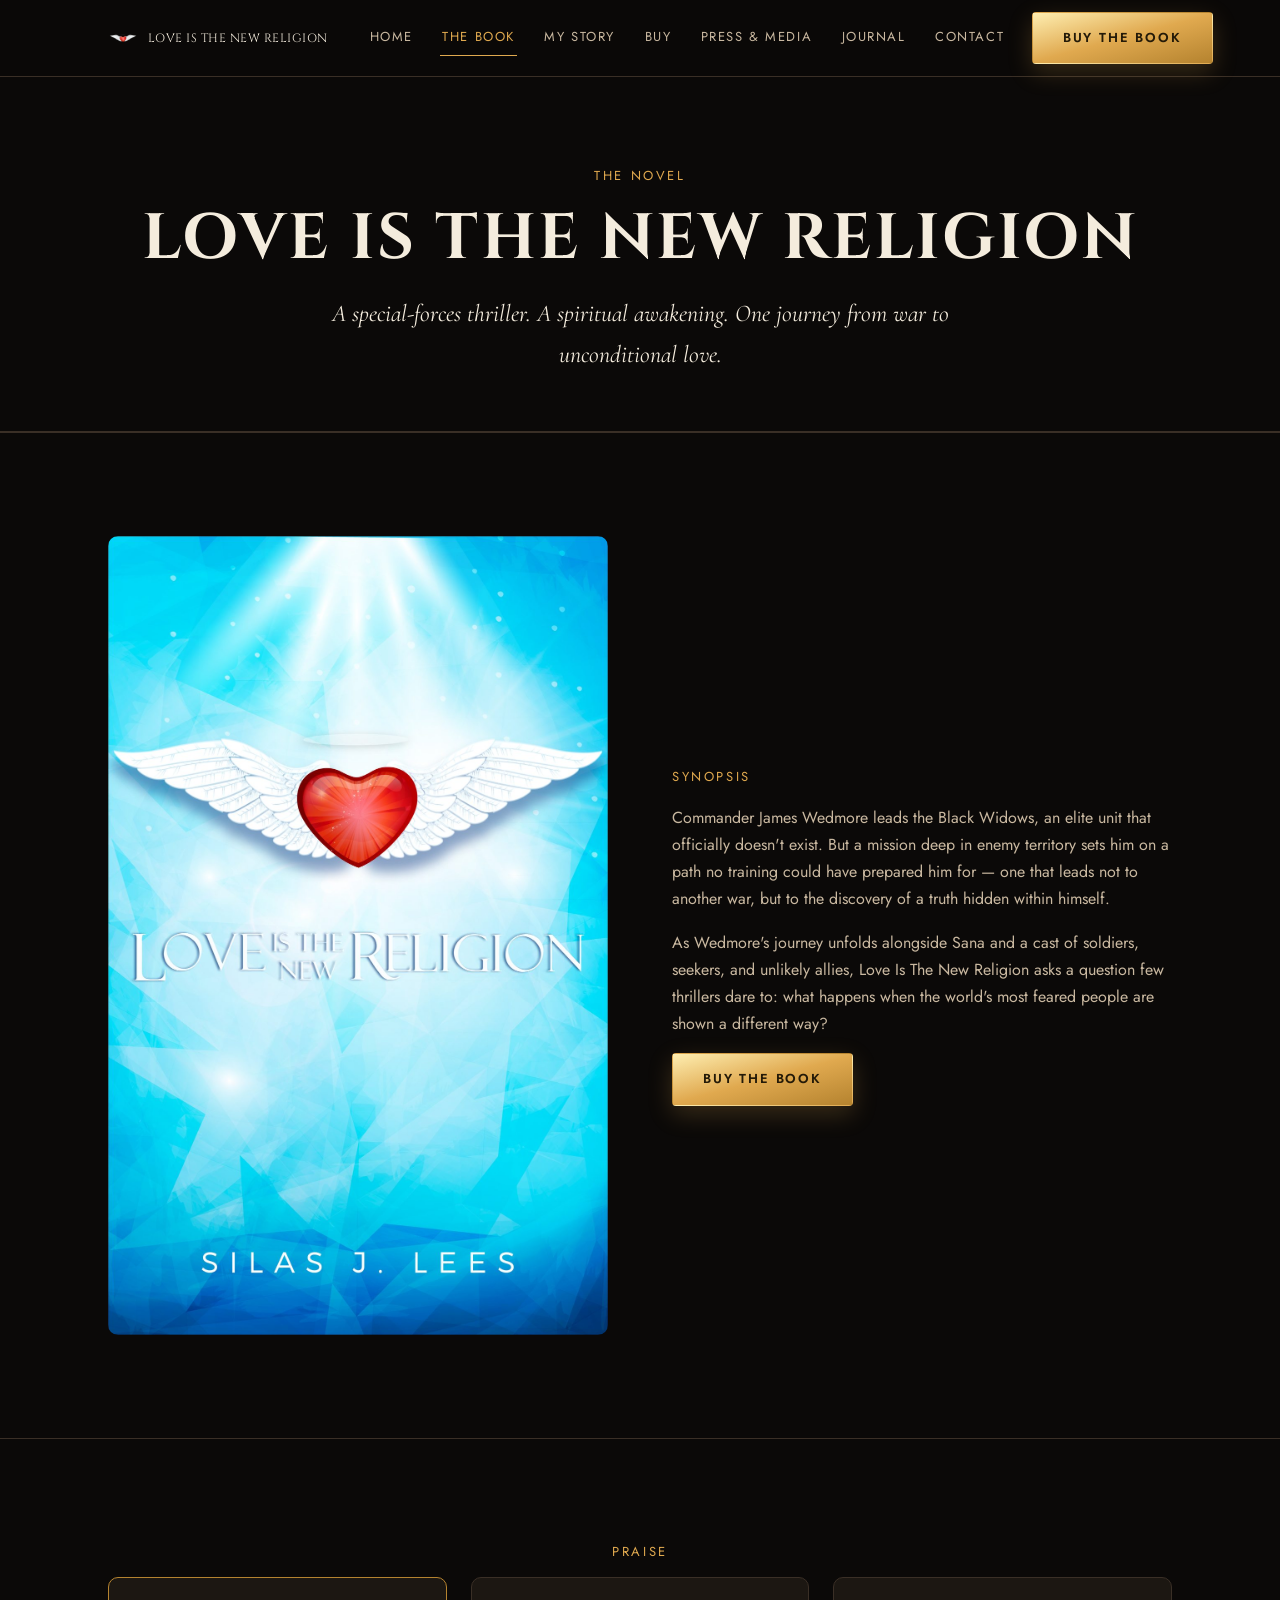
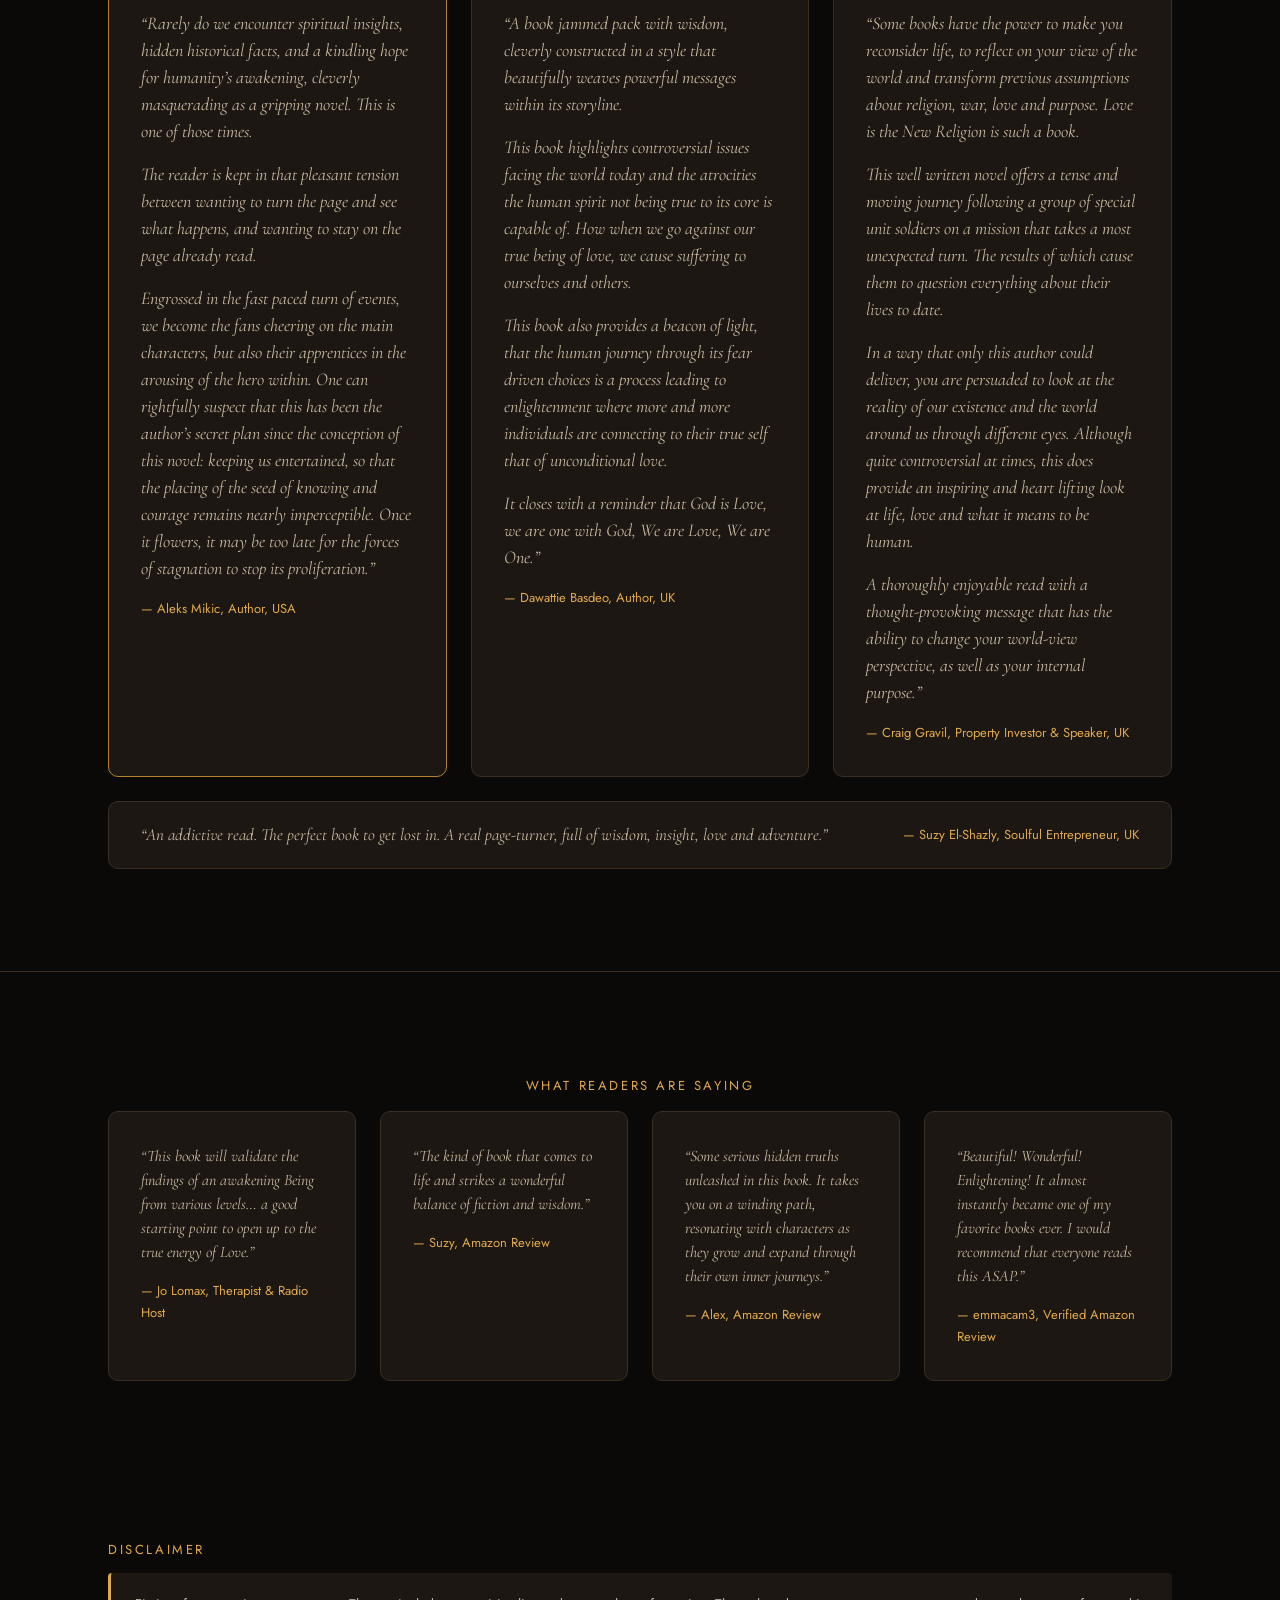
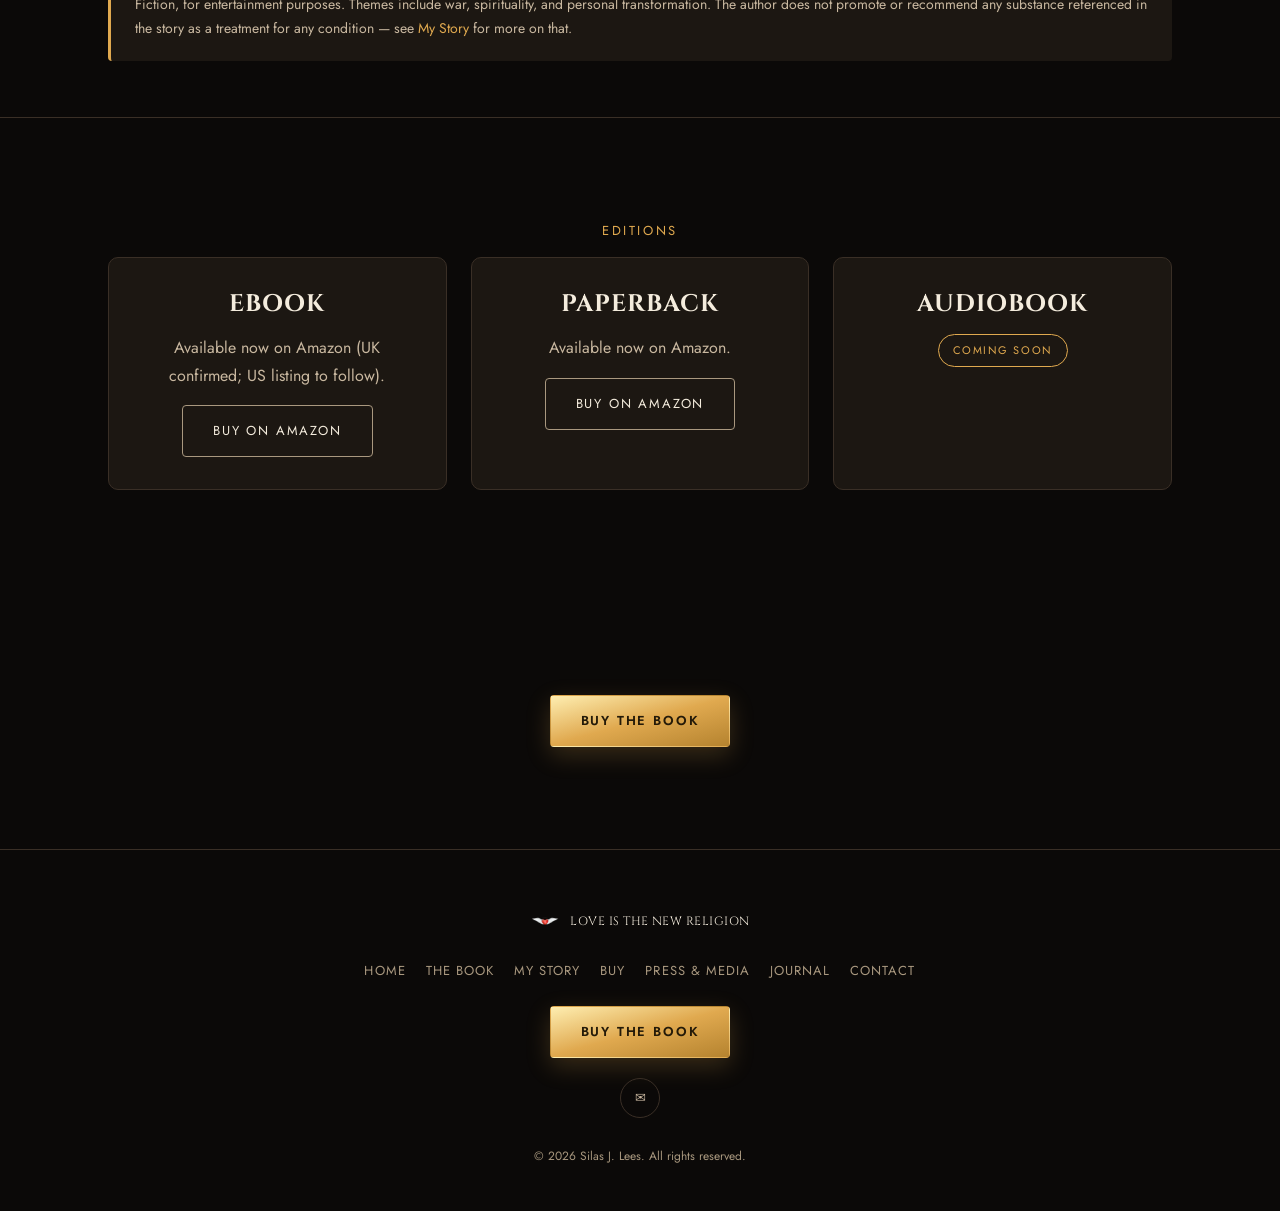
<file: the-book.html>
<!DOCTYPE html>
<html lang="en">
<head>
<meta charset="UTF-8">
<meta name="viewport" content="width=device-width, initial-scale=1.0">
<title>The Book — Love Is The New Religion</title>
<meta name="description" content="Commander James Wedmore leads an elite unit into a mission that becomes a journey of self-discovery. Read the full synopsis and praise for Love Is The New Religion.">
<link rel="icon" type="image/png" href="assets/img/logo-icon.png">
<link rel="preconnect" href="https://fonts.googleapis.com">
<link rel="preconnect" href="https://fonts.gstatic.com" crossorigin>
<link href="https://fonts.googleapis.com/css2?family=Cinzel:wght@500;600;700&family=Cormorant+Garamond:ital,wght@0,400;0,600;1,400;1,500&family=Jost:wght@400;500;600&display=swap" rel="stylesheet">
<link rel="stylesheet" href="assets/css/style.css">
</head>
<body>
<header class="site-header">
  <div class="wrap">
    <a href="index.html" class="brand">
      <img src="assets/img/logo-icon.png" alt="Winged Heart emblem">
      <span class="brand-text">Love Is The New Religion</span>
    </a>
    <nav class="main-nav">
      <a href="index.html">Home</a>
      <a href="the-book.html" class="active">The Book</a>
      <a href="my-story.html">My Story</a>
      <a href="buy.html">Buy</a>
      <a href="press.html">Press & Media</a>
      <a href="journal.html">Journal</a>
      <a href="contact.html">Contact</a>
      <a href="buy.html" class="btn btn-primary nav-cta">Buy the Book</a>
    </nav>
    <button class="nav-toggle" aria-label="Toggle menu" aria-expanded="false">&#9776;</button>
  </div>
</header>


<section class="page-hero">
  <div class="wrap">
    <p class="eyebrow">The Novel</p>
    <h1>Love Is The New Religion</h1>
    <p class="lead">A special-forces thriller. A spiritual awakening. One journey from war to unconditional love.</p>
  </div>
</section>

<section class="section">
  <div class="wrap two-col">
    <div class="two-col-img">
      <img src="assets/img/book-cover.jpg" alt="Love Is The New Religion — book cover">
    </div>
    <div>
      <p class="eyebrow">Synopsis</p>
      <p>Commander James Wedmore leads the Black Widows, an elite unit that officially doesn't exist. But a mission deep in enemy territory sets him on a path no training could have prepared him for &mdash; one that leads not to another war, but to the discovery of a truth hidden within himself.</p>
      <p>As Wedmore's journey unfolds alongside Sana and a cast of soldiers, seekers, and unlikely allies, Love Is The New Religion asks a question few thrillers dare to: what happens when the world's most feared people are shown a different way?</p>
      <a href="buy.html" class="btn btn-primary">Buy the Book</a>
    </div>
  </div>
</section>

<section class="section">
  <div class="wrap">
    <p class="eyebrow" style="text-align:center;">Praise</p>
    <div class="praise-grid">
      <div class="card quote-card card-gold"><p class="editorial">&ldquo;Rarely do we encounter spiritual insights, hidden historical facts, and a kindling hope for humanity&rsquo;s awakening, cleverly masquerading as a gripping novel. This is one of those times.</p><p class="editorial">The reader is kept in that pleasant tension between wanting to turn the page and see what happens, and wanting to stay on the page already read.</p><p class="editorial">Engrossed in the fast paced turn of events, we become the fans cheering on the main characters, but also their apprentices in the arousing of the hero within. One can rightfully suspect that this has been the author&rsquo;s secret plan since the conception of this novel: keeping us entertained, so that the placing of the seed of knowing and courage remains nearly imperceptible. Once it flowers, it may be too late for the forces of stagnation to stop its proliferation.&rdquo;</p><p class="attr">&mdash; Aleks Mikic, Author, USA</p></div>
      <div class="card quote-card"><p class="editorial">&ldquo;A book jammed pack with wisdom, cleverly constructed in a style that beautifully weaves powerful messages within its storyline.</p><p class="editorial">This book highlights controversial issues facing the world today and the atrocities the human spirit not being true to its core is capable of. How when we go against our true being of love, we cause suffering to ourselves and others.</p><p class="editorial">This book also provides a beacon of light, that the human journey through its fear driven choices is a process leading to enlightenment where more and more individuals are connecting to their true self that of unconditional love.</p><p class="editorial">It closes with a reminder that God is Love, we are one with God, We are Love, We are One.&rdquo;</p><p class="attr">&mdash; Dawattie Basdeo, Author, UK</p></div>
      <div class="card quote-card"><p class="editorial">&ldquo;Some books have the power to make you reconsider life, to reflect on your view of the world and transform previous assumptions about religion, war, love and purpose. Love is the New Religion is such a book.</p><p class="editorial">This well written novel offers a tense and moving journey following a group of special unit soldiers on a mission that takes a most unexpected turn. The results of which cause them to question everything about their lives to date.</p><p class="editorial">In a way that only this author could deliver, you are persuaded to look at the reality of our existence and the world around us through different eyes. Although quite controversial at times, this does provide an inspiring and heart lifting look at life, love and what it means to be human.</p><p class="editorial">A thoroughly enjoyable read with a thought-provoking message that has the ability to change your world-view perspective, as well as your internal purpose.&rdquo;</p><p class="attr">&mdash; Craig Gravil, Property Investor &amp; Speaker, UK</p></div>
      <div class="card quote-card quote-card-wide"><p class="editorial">&ldquo;An addictive read. The perfect book to get lost in. A real page-turner, full of wisdom, insight, love and adventure.&rdquo;</p><p class="attr">&mdash; Suzy El-Shazly, Soulful Entrepreneur, UK</p></div>
    </div>
  </div>
</section>

<section class="section">
  <div class="wrap">
    <p class="eyebrow" style="text-align:center;">What Readers Are Saying</p>
    <div class="grid grid-4">
      <div class="card quote-card">
        <p class="editorial" style="font-size:16px;">&ldquo;This book will validate the findings of an awakening Being from various levels&hellip; a good starting point to open up to the true energy of Love.&rdquo;</p>
        <p class="attr">&mdash; Jo Lomax, Therapist &amp; Radio Host</p>
      </div>
      <div class="card quote-card">
        <p class="editorial" style="font-size:16px;">&ldquo;The kind of book that comes to life and strikes a wonderful balance of fiction and wisdom.&rdquo;</p>
        <p class="attr">&mdash; Suzy, Amazon Review</p>
      </div>
      <div class="card quote-card">
        <p class="editorial" style="font-size:16px;">&ldquo;Some serious hidden truths unleashed in this book. It takes you on a winding path, resonating with characters as they grow and expand through their own inner journeys.&rdquo;</p>
        <p class="attr">&mdash; Alex, Amazon Review</p>
      </div>
      <div class="card quote-card">
        <p class="editorial" style="font-size:16px;">&ldquo;Beautiful! Wonderful! Enlightening! It almost instantly became one of my favorite books ever. I would recommend that everyone reads this ASAP.&rdquo;</p>
        <p class="attr">&mdash; emmacam3, Verified Amazon Review</p>
      </div>
    </div>
  </div>
</section>

<section class="section-tight">
  <div class="wrap">
    <p class="eyebrow" style="margin-bottom:12px;">Disclaimer</p>
    <div class="content-note">
      Fiction, for entertainment purposes. Themes include war, spirituality, and personal transformation. The author does not promote or recommend any substance referenced in the story as a treatment for any condition &mdash; see <a href="my-story.html" style="color:var(--gold-400);">My Story</a> for more on that.
    </div>
  </div>
</section>

<section class="section">
  <div class="wrap">
    <p class="eyebrow" style="text-align:center;">Editions</p>
    <div class="grid grid-3">
      <div class="card" style="text-align:center;">
        <h3>Ebook</h3>
        <p>Available now on Amazon (UK confirmed; US listing to follow).</p>
        <a href="https://www.amazon.co.uk/Love-New-Religion-Silas-Lees-ebook/dp/B07F6X97KV/ref=sr_1_1?crid=1RL3RQ3XINKK1&dib=eyJ2IjoiMSJ9.[base64].QTDKE9YtN0-BmJ2HC6zYHzxCMsoPh1SDpTKy2LMMKpQ&dib_tag=se&keywords=love+is+the+new+religion&qid=1788004193&sprefix=love+is+the+new+religion%2Caps%2C151&sr=8-1" target="_blank" rel="noopener" class="btn btn-secondary">Buy on Amazon</a>
      </div>
      <div class="card" style="text-align:center;">
        <h3>Paperback</h3>
        <p>Available now on Amazon.</p>
        <a href="https://www.amazon.co.uk/Love-New-Religion-Silas-Lees/dp/1789263638/ref=tmm_pap_swatch_0?_encoding=UTF8&dib_tag=se&dib=eyJ2IjoiMSJ9.[base64].QTDKE9YtN0-BmJ2HC6zYHzxCMsoPh1SDpTKy2LMMKpQ&qid=1788004193&sr=8-1" target="_blank" rel="noopener" class="btn btn-secondary">Buy on Amazon</a>
      </div>
      <div class="card" style="text-align:center;">
        <h3>Audiobook</h3>
        <p><span class="badge">Coming Soon</span></p>
      </div>
    </div>
  </div>
</section>

<section class="section" style="text-align:center;border-top:none;">
  <div class="wrap">
    <a href="buy.html" class="btn btn-primary">Buy the Book</a>
  </div>
</section>
<footer class="site-footer">
  <div class="wrap">
    <a href="index.html" class="brand">
      <img src="assets/img/logo-icon.png" alt="Winged Heart emblem">
      Love Is The New Religion
    </a>
    <nav class="footer-nav">
      <a href="index.html">Home</a>
      <a href="the-book.html">The Book</a>
      <a href="my-story.html">My Story</a>
      <a href="buy.html">Buy</a>
      <a href="press.html">Press & Media</a>
      <a href="journal.html">Journal</a>
      <a href="contact.html">Contact</a>
    </nav>
    <div class="footer-cta">
      <a href="buy.html" class="btn btn-primary">Buy the Book</a>
    </div>
    <div class="social-links">
      <!-- TODO: add real social links once Silas is active on any platforms -->
      <a href="mailto:love@loveisthenewreligion.com" aria-label="Email">&#9993;</a>
    </div>
    <p class="footer-meta" style="margin-top:28px;">&copy; <span id="year"></span> Silas J. Lees. All rights reserved.</p>
  </div>
</footer>
<script>document.getElementById('year').textContent = new Date().getFullYear();</script>
<script src="assets/js/main.js"></script>
</body>
</html>
</file>
<file: assets/css/style.css>
/* ==========================================================================
   Love Is The New Religion — Design System
   Palette, type, and component tokens per LITNR Design System spec.
   ========================================================================== */

:root {
  /* Ink / base */
  --ink-900: #0B0908;
  --ink-800: #12100D;
  --ink-700: #1C1712;
  --ink-500: #3A2F26;

  /* Gold */
  --gold-100: #FEEEB1;
  --gold-400: #E0A94F;
  --gold-700: #B5832F;
  --gold-gradient: linear-gradient(165deg, var(--gold-100), var(--gold-400), var(--gold-700));

  /* Accents */
  --ember: #8E1B2E;
  --ember-light: #B23A4E;
  --awakening-blue: #3E7EA6;

  /* Text */
  --cream: #F4ECDD;
  --taupe-300: #C9B8A0;
  --taupe-400: #A9987F;

  /* Type */
  --font-display: 'Cinzel', serif;
  --font-editorial: 'Cormorant Garamond', serif;
  --font-body: 'Jost', sans-serif;

  --container: 1160px;
}

* { box-sizing: border-box; }

html { scroll-behavior: smooth; }

body {
  margin: 0;
  background: var(--ink-900);
  color: var(--cream);
  font-family: var(--font-body);
  font-size: 16px;
  line-height: 1.7;
  -webkit-font-smoothing: antialiased;
}

img { max-width: 100%; display: block; }

a { color: inherit; text-decoration: none; }

.wrap {
  max-width: var(--container);
  margin: 0 auto;
  padding: 0 clamp(20px, 5vw, 48px);
}

.eyebrow {
  font-family: var(--font-body);
  font-size: 13px;
  letter-spacing: 0.2em;
  color: var(--gold-400);
  text-transform: uppercase;
  margin: 0 0 14px;
}

h1, h2, h3 {
  font-family: var(--font-display);
  letter-spacing: 0.04em;
  text-transform: uppercase;
  color: var(--cream);
  margin: 0 0 16px;
  line-height: 1.2;
}

h1 { font-size: clamp(34px, 6vw, 64px); }
h2 { font-size: clamp(26px, 3.4vw, 40px); }
h3 { font-size: clamp(19px, 2.2vw, 24px); }

.editorial {
  font-family: var(--font-editorial);
  font-style: italic;
  color: var(--taupe-300);
  line-height: 1.5;
}

p { color: var(--taupe-300); }
p.lead {
  font-family: var(--font-editorial);
  font-style: italic;
  font-size: clamp(19px, 2.2vw, 24px);
  color: var(--cream);
}

/* ---------------- Header / Nav ---------------- */

.site-header {
  position: sticky;
  top: 0;
  z-index: 100;
  border-bottom: 1px solid var(--ink-500);
}
/* Blur lives on a pseudo-element, not .site-header itself, so it never becomes
   a containing block for the mobile nav's position:fixed panel (a backdrop-filter
   on an ancestor otherwise traps fixed-position descendants inside its own box). */
.site-header::before {
  content: "";
  position: absolute;
  inset: 0;
  z-index: -1;
  background: rgba(11, 9, 8, 0.92);
  backdrop-filter: blur(8px);
}

.site-header .wrap {
  display: flex;
  align-items: center;
  justify-content: space-between;
  gap: 40px;
  height: 76px;
}

.brand {
  display: flex;
  align-items: center;
  gap: 10px;
  font-family: var(--font-display);
  letter-spacing: 0.04em;
  color: var(--cream);
  font-size: 12px;
  text-transform: uppercase;
  white-space: nowrap;
  flex-shrink: 0;
}
.brand img { height: 30px; width: auto; flex-shrink: 0; }

@media (max-width: 920px) {
  .site-header .brand span.brand-text { display: none; }
}

.main-nav {
  display: flex;
  align-items: center;
  gap: clamp(14px, 2vw, 28px);
}

.main-nav a:not(.btn) {
  font-size: 13px;
  letter-spacing: 0.12em;
  text-transform: uppercase;
  color: var(--taupe-300);
  padding: 6px 2px;
  border-bottom: 1px solid transparent;
  transition: color .2s ease, border-color .2s ease;
  white-space: nowrap;
}
.main-nav a:not(.btn):hover,
.main-nav a.active:not(.btn) {
  color: var(--gold-400);
  border-color: var(--gold-400);
}

.nav-toggle {
  display: none;
  background: none;
  border: 1px solid var(--ink-500);
  border-radius: 6px;
  color: var(--cream);
  width: 42px;
  height: 42px;
  align-items: center;
  justify-content: center;
  font-size: 20px;
  cursor: pointer;
}

/* ---------------- Buttons ---------------- */

.btn {
  display: inline-flex;
  align-items: center;
  justify-content: center;
  gap: 8px;
  padding: 14px 30px;
  font-family: var(--font-body);
  font-size: 13px;
  letter-spacing: 0.14em;
  text-transform: uppercase;
  border-radius: 4px;
  cursor: pointer;
  border: 1px solid transparent;
  transition: transform .15s ease, box-shadow .15s ease, opacity .15s ease;
  white-space: nowrap;
}
.btn:hover { transform: translateY(-1px); }

.btn-primary {
  background: var(--gold-gradient);
  color: #241a08;
  font-weight: 600;
  box-shadow: 0 8px 24px rgba(224, 169, 79, 0.22);
}
.btn-secondary {
  background: transparent;
  color: var(--cream);
  border-color: var(--taupe-400);
}
.btn-secondary:hover { border-color: var(--gold-400); color: var(--gold-400); }
.btn-ghost {
  background: transparent;
  color: var(--gold-400);
  border-color: var(--gold-400);
}
.btn-ember {
  background: var(--ember);
  color: var(--cream);
}
.btn-block { width: 100%; }

/* ---------------- Sections / Cards ---------------- */

.section {
  padding: clamp(56px, 8vw, 104px) 0;
  border-top: 1px solid var(--ink-500);
}
.section:first-of-type { border-top: none; }
.section-tight { padding: clamp(32px, 5vw, 56px) 0; }

.section-sub {
  max-width: 640px;
  margin: 0 0 40px;
}

.card {
  background: var(--ink-700);
  border: 1px solid var(--ink-500);
  border-radius: 10px;
  padding: 32px;
}
.card-gold { border-color: var(--gold-700); }

.grid {
  display: grid;
  gap: 24px;
}
.grid-2 { grid-template-columns: repeat(auto-fit, minmax(280px, 1fr)); }
.grid-3 { grid-template-columns: repeat(auto-fit, minmax(240px, 1fr)); }
.grid-4 { grid-template-columns: repeat(auto-fit, minmax(200px, 1fr)); }

.badge {
  display: inline-flex;
  align-items: center;
  padding: 6px 14px;
  border: 1px solid var(--gold-400);
  color: var(--gold-400);
  font-size: 11px;
  letter-spacing: 0.14em;
  text-transform: uppercase;
  border-radius: 100px;
}
.badge-ember { border-color: var(--ember-light); color: var(--ember-light); }

.quote-card p.editorial { font-size: 18px; margin: 0 0 16px; }
.quote-card .attr { font-size: 13px; color: var(--gold-400); margin: 0; }

.praise-grid {
  display: grid;
  grid-template-columns: repeat(3, 1fr);
  gap: 24px;
}
.praise-grid .quote-card-wide {
  grid-column: 1 / -1;
  padding: 20px 32px;
  display: flex;
  align-items: center;
  gap: 20px;
  flex-wrap: wrap;
}
.praise-grid .quote-card-wide p.editorial { margin: 0; font-size: 17px; flex: 1; min-width: 240px; }
.praise-grid .quote-card-wide p.attr { white-space: nowrap; }
@media (max-width: 860px) {
  .praise-grid { grid-template-columns: 1fr; }
}

/* ---------------- Hero ---------------- */

.hero {
  position: relative;
  padding: clamp(64px, 10vw, 120px) 0 clamp(48px, 8vw, 80px);
  text-align: center;
  overflow: hidden;
  background: radial-gradient(ellipse at 50% 0%, rgba(224,169,79,0.12), transparent 60%);
}
.hero-mark { width: 120px; margin: 0 auto 20px; filter: drop-shadow(0 0 24px rgba(224,169,79,0.18)); }
.hero-cover { max-width: 320px; margin: 32px auto 0; filter: drop-shadow(0 20px 40px rgba(0,0,0,0.5)); }
.hero-actions { display: flex; gap: 16px; justify-content: center; flex-wrap: wrap; margin-top: 32px; }
.hero p.lead { max-width: 640px; margin: 0 auto 8px; }

/* ---------------- Page hero (inner pages) ---------------- */

.page-hero {
  padding: clamp(56px, 8vw, 88px) 0 clamp(40px, 6vw, 56px);
  text-align: center;
  border-bottom: 1px solid var(--ink-500);
}
.page-hero p.lead { max-width: 620px; margin: 0 auto; }

/* ---------------- Forms ---------------- */

.signup {
  display: flex;
  gap: 12px;
  flex-wrap: wrap;
  max-width: 480px;
}
.signup input[type="email"],
.signup input[type="text"],
input.field, textarea.field {
  flex: 1;
  min-width: 200px;
  padding: 14px 16px;
  background: var(--ink-800);
  border: 1px solid var(--ink-500);
  border-radius: 4px;
  color: var(--cream);
  font-family: var(--font-body);
  font-size: 14px;
}
textarea.field { width: 100%; min-height: 140px; resize: vertical; }
.signup input:focus, input.field:focus, textarea.field:focus {
  outline: none;
  border-color: var(--gold-400);
}
.form-row { margin-bottom: 16px; }
.form-note { font-size: 13px; color: var(--taupe-400); margin-top: 10px; }
.form-success {
  display: none;
  color: var(--gold-400);
  font-size: 14px;
  margin-top: 12px;
}

/* ---------------- Region toggle ---------------- */

.region-toggle {
  display: inline-flex;
  border: 1px solid var(--ink-500);
  border-radius: 100px;
  padding: 4px;
  margin: 0 auto 32px;
}
.region-toggle button {
  background: none;
  border: none;
  color: var(--taupe-400);
  padding: 8px 22px;
  border-radius: 100px;
  font-family: var(--font-body);
  font-size: 13px;
  letter-spacing: 0.1em;
  text-transform: uppercase;
  cursor: pointer;
}
.region-toggle button.active {
  background: var(--gold-gradient);
  color: #241a08;
  font-weight: 600;
}
.region-panel { display: none; }
.region-panel.active { display: block; }

/* ---------------- Footer ---------------- */

.site-footer {
  border-top: 1px solid var(--ink-500);
  padding: 56px 0 32px;
  text-align: center;
}
.site-footer .brand { justify-content: center; margin-bottom: 20px; }
.footer-nav {
  display: flex;
  justify-content: center;
  flex-wrap: wrap;
  gap: 20px;
  margin: 24px 0;
}
.footer-nav a { font-size: 13px; color: var(--taupe-400); letter-spacing: 0.08em; text-transform: uppercase; }
.footer-nav a:hover { color: var(--gold-400); }
.footer-meta { font-size: 12px; color: var(--taupe-400); }
.footer-cta { margin-top: 8px; }

/* ---------------- Misc content patterns ---------------- */

.two-col {
  display: grid;
  grid-template-columns: 1fr 1fr;
  gap: clamp(32px, 6vw, 64px);
  align-items: center;
}
.two-col.reverse .two-col-img { order: 2; }
.two-col-img img { border-radius: 10px; width: 100%; }

.content-note {
  background: var(--ink-700);
  border-left: 3px solid var(--gold-400);
  padding: 20px 24px;
  border-radius: 4px;
  font-size: 14px;
  color: var(--taupe-300);
}

.awakening-wash {
  background: radial-gradient(ellipse at 50% 0%, rgba(62,126,166,0.10), transparent 65%);
}

.press-item {
  display: flex;
  align-items: center;
  justify-content: space-between;
  gap: 16px;
  padding: 20px 0;
  border-bottom: 1px solid var(--ink-500);
}
.press-item:last-child { border-bottom: none; }
.press-item-name { font-family: var(--font-display); font-size: 15px; letter-spacing: 0.03em; text-transform: uppercase; color: var(--cream); }
.press-item-desc { font-size: 13px; color: var(--taupe-400); margin-top: 4px; }

.journal-post {
  padding: 24px 0;
  border-bottom: 1px solid var(--ink-500);
}
.journal-post:last-child { border-bottom: none; }
.journal-status {
  font-size: 11px;
  letter-spacing: 0.14em;
  text-transform: uppercase;
  color: var(--taupe-400);
}
.journal-post h3 a:hover { color: var(--gold-400); }
.journal-status-live { color: var(--gold-400); }

.talking-point {
  padding: 18px 0;
  border-bottom: 1px solid var(--ink-500);
}
.talking-point:last-child { border-bottom: none; }
.talking-point .num {
  font-family: var(--font-display);
  color: var(--gold-400);
  font-size: 13px;
  margin-right: 10px;
}

.social-links { display: flex; gap: 16px; justify-content: center; margin-top: 20px; }
.social-links a {
  width: 40px; height: 40px;
  border: 1px solid var(--ink-500);
  border-radius: 100px;
  display: flex; align-items: center; justify-content: center;
  font-size: 13px;
  color: var(--taupe-300);
}
.social-links a:hover { border-color: var(--gold-400); color: var(--gold-400); }

/* ---------------- Responsive ---------------- */

@media (max-width: 860px) {
  .two-col { grid-template-columns: 1fr; }
  .two-col.reverse .two-col-img { order: 0; }
}

@media (max-width: 720px) {
  .main-nav {
    position: fixed;
    inset: 76px 0 0 0;
    background: var(--ink-900);
    flex-direction: column;
    align-items: flex-start;
    padding: 28px clamp(20px,5vw,48px);
    gap: 22px;
    transform: translateX(100%);
    transition: transform .25s ease;
    overflow-y: auto;
  }
  .main-nav.open { transform: translateX(0); }
  .main-nav a:not(.btn) { font-size: 16px; }
  .nav-toggle { display: flex; }
  .nav-cta { display: none; }
  .main-nav .nav-cta { display: inline-flex; margin-top: 12px; }
}
</file>
